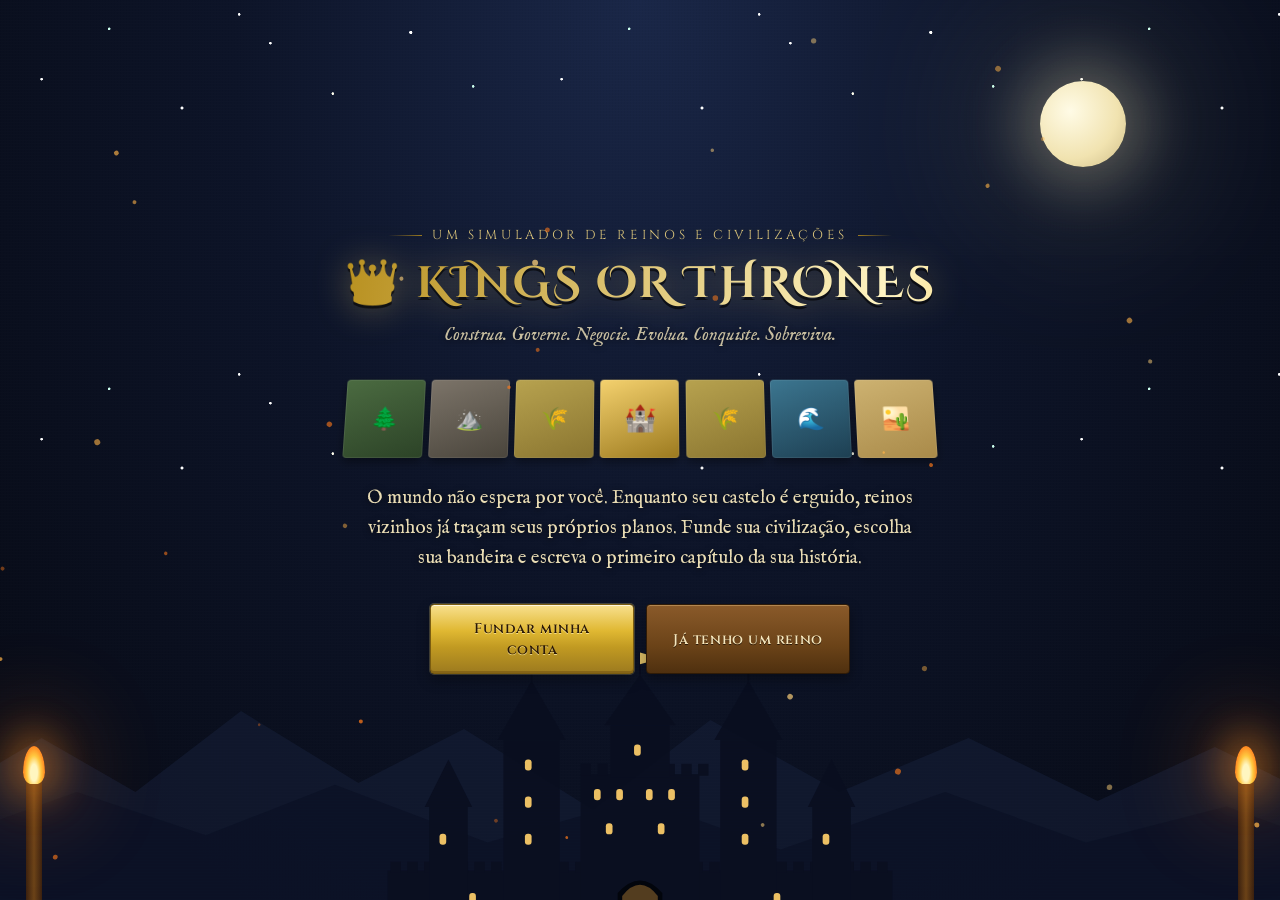
<file: frontend/index.html>
<!DOCTYPE html>
<html lang="pt-BR">
<head>
<meta charset="UTF-8" />
<meta name="viewport" content="width=device-width, initial-scale=1.0" />
<title>Kings or Thrones — Funde seu reino</title>
<link rel="icon" href="data:image/svg+xml,<svg xmlns=%22http://www.w3.org/2000/svg%22 viewBox=%220 0 100 100%22><text y=%22.9em%22 font-size=%2290%22>👑</text></svg>">
<link rel="stylesheet" href="css/style.css">
<link rel="stylesheet" href="css/landing.css">
<link rel="stylesheet" href="css/medieval.css">
</head>
<body data-scene="castle">

<div id="loading" class="loading-overlay">
  <span class="spinner"></span>
  <span>Consultando os arquivos do reino…</span>
</div>

<div class="screen hidden" id="landing">
  <div class="landing-hero">
    <div class="crest-eyebrow"><span class="rule"></span>UM SIMULADOR DE REINOS E CIVILIZAÇÕES<span class="rule flip"></span></div>
    <h1 class="brand-title">👑 KINGS OR THRONES</h1>
    <p class="brand-sub">Construa. Governe. Negocie. Evolua. Conquiste. Sobreviva.</p>

    <div class="landing-art" aria-hidden="true">
      <div class="tile forest">🌲</div>
      <div class="tile mountain">⛰️</div>
      <div class="tile plain">🌾</div>
      <div class="tile castle">🏰</div>
      <div class="tile plain2">🌾</div>
      <div class="tile ocean">🌊</div>
      <div class="tile desert">🏜️</div>
    </div>

    <p class="landing-copy">
      O mundo não espera por você. Enquanto seu castelo é erguido, reinos vizinhos
      já traçam seus próprios planos. Funde sua civilização, escolha sua bandeira
      e escreva o primeiro capítulo da sua história.
    </p>

    <div class="btn-row landing-actions">
      <a class="btn btn-primary btn-block" href="register.html">Fundar minha conta</a>
      <a class="btn btn-secondary btn-block" href="login.html">Já tenho um reino</a>
    </div>
  </div>
</div>

<script src="js/api.js"></script>
<script src="js/index.js"></script>
<script src="js/fx.js"></script>
</body>
</html>
</file>
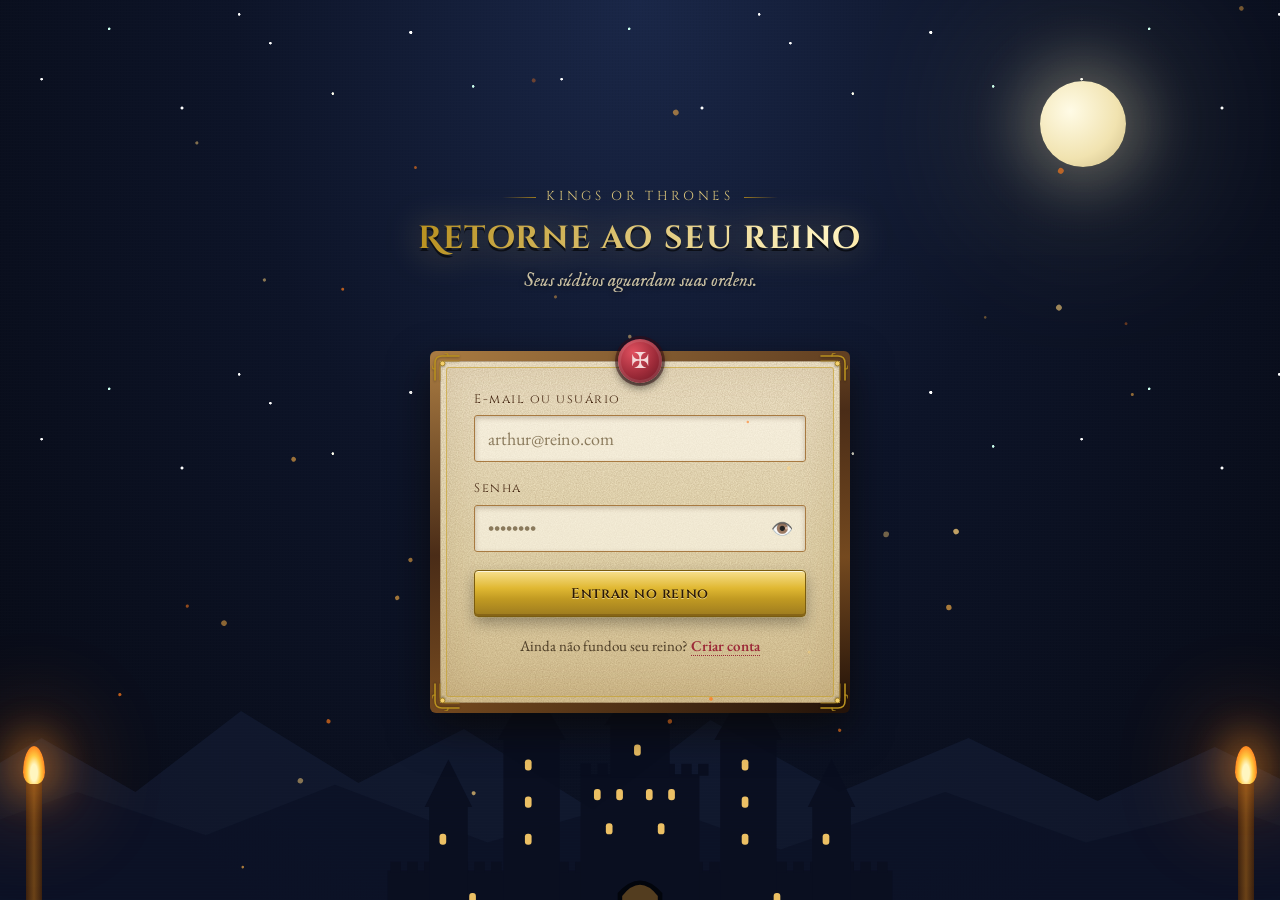
<file: frontend/create-kingdom.html>
<!DOCTYPE html>
<html lang="pt-BR">
<head>
<meta charset="UTF-8" />
<meta name="viewport" content="width=device-width, initial-scale=1.0" />
<title>Fundar Reino — Kings or Thrones</title>
<link rel="icon" href="data:image/svg+xml,<svg xmlns=%22http://www.w3.org/2000/svg%22 viewBox=%220 0 100 100%22><text y=%22.9em%22 font-size=%2290%22>👑</text></svg>">
<link rel="stylesheet" href="css/style.css">
<link rel="stylesheet" href="css/create-kingdom.css">
<link rel="stylesheet" href="css/medieval.css">
</head>
<body data-scene="castle">

<div id="loading" class="loading-overlay">
  <span class="spinner"></span>
  <span>Preparando os pergaminhos da fundação…</span>
</div>

<div class="wizard-wrap hidden" id="wizardWrap">

  <div class="wizard-header">
    <div class="crest-eyebrow"><span class="rule"></span>FUNDAÇÃO DO REINO<span class="rule flip"></span></div>
    <h1 class="brand-title wizard-title">Dê origem à sua civilização</h1>

    <ol class="steps-track" id="stepsTrack">
      <li data-step="1" class="active"><span class="dot">1</span><span class="label">Identidade</span></li>
      <li data-step="2"><span class="dot">2</span><span class="label">Bandeira</span></li>
      <li data-step="3"><span class="dot">3</span><span class="label">Governo</span></li>
      <li data-step="4"><span class="dot">4</span><span class="label">Povo</span></li>
      <li data-step="5"><span class="dot">5</span><span class="label">Território</span></li>
      <li data-step="6"><span class="dot">6</span><span class="label">Fundação</span></li>
    </ol>
  </div>

  <div id="alert" class="alert alert-error wizard-alert"></div>

  <!-- STEP 1 — IDENTIDADE -->
  <section class="parchment-panel wizard-panel" data-step-panel="1">
    <span class="panel-corner tl"></span><span class="panel-corner tr"></span>
    <span class="panel-corner bl"></span><span class="panel-corner br"></span>

    <h2>Quem você será nesta história?</h2>
    <p class="step-intro">Todo reino precisa de um nome que ecoe através dos séculos.</p>

    <div class="field">
      <label for="kingdomName">Nome do Reino</label>
      <input type="text" id="kingdomName" placeholder="Reino de Aethel" maxlength="40">
    </div>
    <div class="field">
      <label for="rulerName">Nome do Governante</label>
      <input type="text" id="rulerName" placeholder="Arthur" maxlength="30">
    </div>
    <div class="field">
      <label for="capitalName">Nome da Capital</label>
      <input type="text" id="capitalName" placeholder="Valoria" maxlength="30">
    </div>
    <div class="field">
      <label for="dynasty">Nome da Dinastia <span class="hint-inline">(opcional)</span></label>
      <input type="text" id="dynasty" placeholder="Casa Aurora" maxlength="40">
    </div>
    <div class="field">
      <label for="motto">Lema <span class="hint-inline">(opcional)</span></label>
      <input type="text" id="motto" placeholder="Luz e ferro" maxlength="60">
    </div>
    <div class="quick-start" id="quickStart">
      <h3>Quer começar em 30 segundos?</h3>
      <p class="step-intro">Escolha um reino pronto (ou sorteie um): tudo é preenchido e você só confirma a fundação. Dá para mudar o que quiser antes.</p>
      <div class="id-grid">
        <button type="button" class="id-card" data-preset="vale"><span class="id-ico">🌾</span><strong>Reino do Vale</strong><small>Terra fértil, fé simples e um povo hospitaleiro.</small></button>
        <button type="button" class="id-card" data-preset="mar"><span class="id-ico">⚓</span><strong>Reino do Mar</strong><small>Porto, comércio e uma república de mercadores.</small></button>
        <button type="button" class="id-card" data-preset="montanha"><span class="id-ico">⛰️</span><strong>Reino da Montanha</strong><small>Pedra, ferro e um clã de guerreiros.</small></button>
        <button type="button" class="id-card" data-preset="sorteio"><span class="id-ico">🎲</span><strong>Reino aleatório</strong><small>Tudo sorteado: nomes, origem, governo e território.</small></button>
      </div>
    </div>
  </section>

  <!-- STEP 2 — BANDEIRA / COR -->
  <section class="parchment-panel wizard-panel" data-step-panel="2">
    <span class="panel-corner tl"></span><span class="panel-corner tr"></span>
    <span class="panel-corner bl"></span><span class="panel-corner br"></span>

    <h2>Forje sua bandeira</h2>
    <p class="step-intro">A cor e o símbolo que tremularão sobre suas muralhas.</p>

    <div class="banner-editor">
      <div class="banner-preview-wrap">
        <div class="banner-pole"></div>
        <div class="banner-cloth" id="bannerCloth">
          <span class="banner-symbol" id="bannerSymbolPreview">👑</span>
        </div>
      </div>

      <div class="banner-controls">
        <div class="field">
          <label>Símbolo</label>
          <div class="symbol-grid" id="symbolGrid"></div>
        </div>

        <div class="field">
          <label>Padrão da bandeira</label>
          <div class="pattern-grid" id="patternGrid">
            <button type="button" class="pattern-opt active" data-pattern="solid">Sólido</button>
            <button type="button" class="pattern-opt" data-pattern="stripes">Listras</button>
            <button type="button" class="pattern-opt" data-pattern="cross">Cruz</button>
            <button type="button" class="pattern-opt" data-pattern="diagonal">Diagonal</button>
            <button type="button" class="pattern-opt" data-pattern="chevron">Chevron</button>
          </div>
        </div>
      </div>
    </div>

    <div class="field">
      <label>Divisão da bandeira <span class="hint-inline">(usa uma segunda cor)</span></label>
      <div class="pattern-grid" id="divisionGrid">
        <button type="button" class="pattern-opt active" data-division="inteira">Inteira</button>
        <button type="button" class="pattern-opt" data-division="metade">Metade</button>
        <button type="button" class="pattern-opt" data-division="faixa">Faixa</button>
        <button type="button" class="pattern-opt" data-division="diagonal">Diagonal</button>
        <button type="button" class="pattern-opt" data-division="quartelado">Quartelado</button>
      </div>
      <label for="bannerColor2" class="second-color-label">Segunda cor <input type="color" id="bannerColor2" value="#f2e3b3"></label>
    </div>

    <div class="field">
      <label>Cor principal do reino <span class="hint-inline" id="colorHexLabel">#8B0000</span></label>
      <div class="palette-named" id="paletteNamed"></div>
      <div class="palette-grid" id="paletteGrid"></div>
    </div>
  </section>

  <!-- STEP 3 — GOVERNO -->
  <section class="parchment-panel wizard-panel wizard-panel-wide" data-step-panel="3">
    <span class="panel-corner tl"></span><span class="panel-corner tr"></span>
    <span class="panel-corner bl"></span><span class="panel-corner br"></span>

    <h2>Como seu povo será governado?</h2>
    <p class="step-intro">A forma de governo molda o destino inicial da sua civilização — cada uma afeta estabilidade, economia, felicidade e crescimento de um jeito diferente.</p>

    <div id="govCategories"></div>
    <div style="margin:12px 0;text-align:center;"><button type="button" class="btn btn-secondary" id="govCompareBtn">📊 Comparar os 19 governos</button></div>
    <div id="govDetail"></div>
    <div id="govCompare" class="hidden"></div>
  </section>

  <!-- STEP 4 — TERRITÓRIO -->
  <!-- STEP 4 — POVO: origem, governante, tradição e fé -->
  <section class="parchment-panel wizard-panel wizard-panel-wide" data-step-panel="4">
    <span class="panel-corner tl"></span><span class="panel-corner tr"></span>
    <span class="panel-corner bl"></span><span class="panel-corner br"></span>

    <h2>De onde vem o seu povo?</h2>
    <p class="step-intro">Tudo aqui é opcional, mas cada escolha muda o ponto de partida: cada bônus vem com um custo, e a origem abre uma pequena história logo nos primeiros dias.</p>
    <div id="identityBody"><p>Carregando as opções…</p></div>
  </section>

  <section class="parchment-panel wizard-panel wizard-panel-wide" data-step-panel="5">
    <span class="panel-corner tl"></span><span class="panel-corner tr"></span>
    <span class="panel-corner bl"></span><span class="panel-corner br"></span>

    <h2>Escolha onde plantar sua bandeira</h2>
    <p class="step-intro">Clique em uma região livre do mapa para fundar sua capital ali. Regiões de oceano e territórios já ocupados não podem ser escolhidos.</p>

    <div class="map-legend" id="wizardMapLegend"></div>

    <div class="territory-preview" id="territoryPreview" aria-live="polite"><p class="hint-inline">Passe o mouse sobre uma região para ver o que o terreno oferece; clique para escolher.</p></div>


    <div class="map-scroll">
      <div class="territory-grid" id="territoryGrid"></div>
    </div>

    <p class="territory-selected" id="territorySelectedInfo">Nenhum território selecionado ainda.</p>
  </section>

  <!-- STEP 5 — CONFIRMAÇÃO -->
  <section class="parchment-panel wizard-panel" data-step-panel="6">
    <span class="panel-corner tl"></span><span class="panel-corner tr"></span>
    <span class="panel-corner bl"></span><span class="panel-corner br"></span>

    <h2>A fundação está prestes a começar</h2>
    <p class="step-intro">Revise sua civilização antes de escrever a primeira página de sua história.</p>

    <div class="summary-grid" id="summaryGrid"></div>

    <div class="summary-grants">
      <h3>Você receberá ao fundar:</h3>
      <div class="grants-row">
        <span>💰 5.000 Ouro</span>
        <span>🌾 3.000 Comida</span>
        <span>🌳 2.000 Madeira</span>
        <span>🧱 1.500 Pedra</span>
        <span>⛏️ 500 Ferro</span>
        <span>💎 50 Cristais</span>
        <span>👥 1.000 habitantes</span>
      </div>
    </div>
  </section>

  <div class="wizard-nav">
    <button type="button" class="btn btn-ghost" id="backBtn">← Voltar</button>
    <button type="button" class="btn btn-primary" id="nextBtn">Avançar →</button>
    <button type="button" class="btn btn-primary hidden" id="foundBtn">
      <span id="foundLabel">👑 Fundar meu Reino</span>
    </button>
  </div>
</div>

<script src="js/api.js"></script>
<script src="js/mapview.js"></script>
<script src="js/create-kingdom.js"></script>
<script src="js/fx.js"></script>
</body>
</html>
</file>
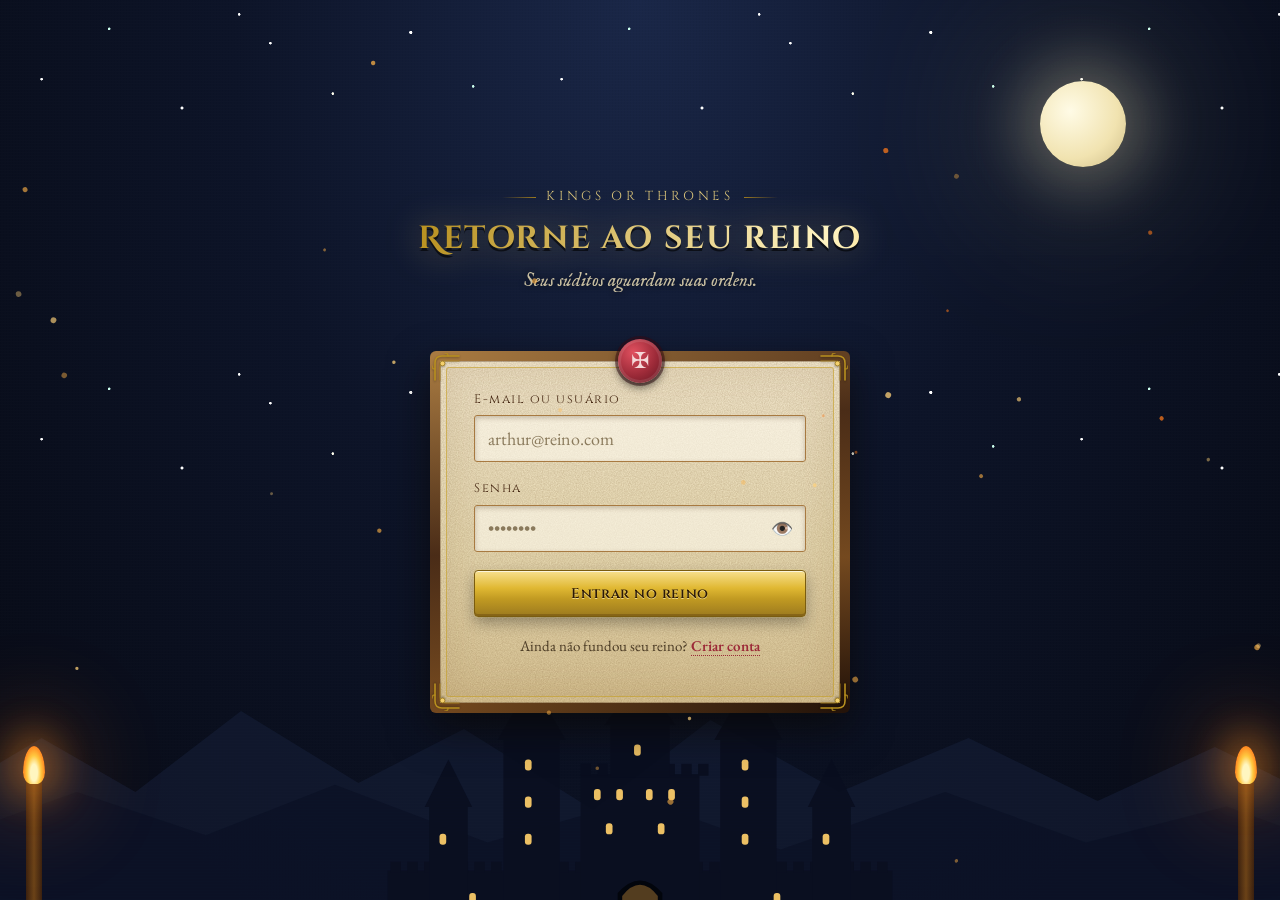
<file: frontend/kingdom.html>
<!DOCTYPE html>
<html lang="pt-BR">
<head>
<meta charset="UTF-8" />
<meta name="viewport" content="width=device-width, initial-scale=1.0" />
<title>Meu Reino — Kings or Thrones</title>
<link rel="icon" href="data:image/svg+xml,<svg xmlns=%22http://www.w3.org/2000/svg%22 viewBox=%220 0 100 100%22><text y=%22.9em%22 font-size=%2290%22>👑</text></svg>">
<link rel="stylesheet" href="css/style.css">
<link rel="stylesheet" href="css/kingdom.css">
  <link rel="stylesheet" href="css/ux.css" />
  <link rel="stylesheet" href="css/medieval.css" />
  <link rel="stylesheet" href="css/minigames.css" />
  <link rel="stylesheet" href="css/vivo.css" />
  <link rel="stylesheet" href="css/responsive.css" />
  <link rel="stylesheet" href="css/cenarios.css" />
  <link rel="stylesheet" href="css/pilares.css" />
  <link rel="stylesheet" href="css/cidade-janela.css" />
</head>
<body class="dashboard-body">

<div id="loading" class="loading-overlay">
  <span class="spinner"></span>
  <span>Consultando os arquivos do reino…</span>
</div>

<div class="dash hidden" id="dash">

  <!-- TOPO: recursos -->
  <header class="dash-topbar">
    <div class="dash-brand">👑 <span>Kings or Thrones</span></div>
    <div class="resource-strip-wrap">
      <button class="res-scroll-btn" id="resScrollLeft" type="button" title="Rolar para a esquerda">‹</button>
      <div class="resource-strip" id="resourceStrip"></div>
      <button class="res-scroll-btn" id="resScrollRight" type="button" title="Rolar para a direita">›</button>
    </div>
    <div class="builders-chip" id="buildersChip" title="Construtores disponíveis / capacidade total">🔨 0/0</div><button type="button" class="info-btn" data-info="builders" title="O que é isso?">ⓘ</button>

    <div class="time-control">
      <div class="time-display" id="timeDisplay">
        <span id="timeSeasonIcon">🌱</span>
        <span id="timeText">Dia 1 · Primavera · Ano 1</span>
      </div>
      <div class="day-stepper">
        <button class="day-step-btn" id="dayMinusBtn" type="button">−</button>
        <input type="number" id="daysInput" value="1" min="1" max="30" inputmode="numeric">
        <button class="day-step-btn" id="dayPlusBtn" type="button">+</button>
      </div>
      <button class="btn btn-primary btn-sm" id="advanceBtn">Avançar</button>
      <button class="btn btn-secondary btn-sm" id="advance7Btn">+7 Dias</button>
      <button class="btn btn-secondary btn-sm" id="advance30Btn">+30 Dias</button>
      <button class="btn btn-secondary btn-sm" id="advanceUntilBtn" title="Avança dia a dia e PARA quando algo acontecer: nova decisão, alerta, obra ou pesquisa concluída (até 30 dias)">⏭️ Até algo</button>
    </div>

    <div class="notif-wrap">
      <button class="notif-bell" id="notifBell">🔔<span class="notif-badge hidden" id="notifBadge">0</span></button>
      <div class="notif-dropdown hidden" id="notifDropdown">
        <div class="notif-dropdown-head">
          <strong>Notificações</strong>
          <button class="btn-link" id="markReadBtn">marcar todas como lidas</button>
        </div>
        <div id="notifList" class="notif-list"></div>
      </div>
    </div>

    <button class="btn btn-ghost dash-logout" id="logoutBtn">Sair</button>
  </header>

  <div id="tickToast" class="tick-toast hidden"></div>

  <div class="dash-body">
    <!-- LATERAL: navegacao -->
    <nav class="dash-nav">
      <button class="nav-item" data-panel="hoje"><span>📋</span>Hoje <span class="nav-count hidden" id="navHojeCount">0</span></button>
      <button class="nav-item active" data-panel="painel"><span>🏰</span>Meu Reino</button>
      <button class="nav-item" data-panel="campanha"><span>🏆</span>Campanha</button>
      <button class="nav-item" data-panel="governo"><span>🏛️</span>Governo</button>
      <button class="nav-item" data-panel="mundo"><span>🌐</span>Mundo</button>
      <button class="nav-item" data-panel="festas"><span>🎪</span>Festas</button>
      <button class="nav-item" data-panel="construcoes"><span>🏗️</span>Construções</button>
      <button class="nav-item" data-panel="populacao"><span>👥</span>População</button>
      <button class="nav-item" data-panel="exercito"><span>⚔️</span>Exército</button>
      <button class="nav-item" data-panel="cidades"><span>🏘️</span>Cidades</button>
      <button class="nav-item" data-panel="politica"><span>🏛️</span>Política</button>
      <button class="nav-item" data-panel="tecnologia"><span>🔬</span>Tecnologia</button>
      <button class="nav-item" data-panel="exploracao"><span>🧭</span>Exploração</button>
      <button class="nav-item" data-panel="comerciointl"><span>🌍</span>Comércio Internacional</button>
      <button class="nav-item" data-panel="diplomacia"><span>🕊️</span>Diplomacia</button>
      <button class="nav-item" data-panel="guerra"><span>⚔️</span>Guerra</button>
      <button class="nav-item" data-panel="cultura"><span>🎭</span>Religião e Cultura</button>
      <button class="nav-item" data-panel="seguranca"><span>👮</span>Segurança e Justiça</button>
      <button class="nav-item" data-panel="magia"><span>🔮</span>Magia e Arcano</button>
      <button class="nav-item" data-panel="dinastia"><span>👑</span>Dinastia e Famílias</button>
      <button class="nav-item" data-panel="religiao"><span>⛪</span>Fé e Religiões</button>
      <button class="nav-item" data-panel="infra"><span>🛣️</span>Infraestrutura</button>
      <button class="nav-item" data-panel="economia"><span>💰</span>Economia</button>
      <button class="nav-item" data-panel="mapa"><span>🌍</span>Mapa</button>
      <button class="nav-item" data-panel="eventos"><span>📯</span>Eventos<span class="nav-badge hidden" id="eventsBadge">0</span></button>
      <button class="nav-item" data-panel="objetivos"><span>🎯</span>Objetivos</button>
      <button class="nav-item" data-panel="personagens"><span>👥</span>Personagens</button>
      <button class="nav-item" data-panel="historico"><span>📜</span>História</button>
      <button class="nav-item" data-panel="config"><span>⚙️</span>Configurações</button>
    </nav>

    <main class="dash-main">

      <!-- PAINEL PRINCIPAL -->
      <section class="dash-panel active" data-panel="painel">
        <div class="kingdom-header-card parchment-panel">
          <span class="panel-corner tl"></span><span class="panel-corner tr"></span>
          <span class="panel-corner bl"></span><span class="panel-corner br"></span>
          <div class="kh-banner">
            <div class="kh-cloth" id="khCloth"><span id="khSymbol">👑</span></div>
          </div>
          <div class="kh-info">
            <h1 id="khName">—</h1>
            <p class="kh-sub" id="khSub">—</p>
            <div class="kh-tags" id="khTags"></div>
            <div class="kh-traits" id="khTraits"></div>
          </div>
        </div>

        <div class="overview-grid">
          <div class="parchment-panel overview-card">
            <span class="panel-corner tl"></span><span class="panel-corner tr"></span>
            <span class="panel-corner bl"></span><span class="panel-corner br"></span>
            <h3>📊 Visão Geral</h3>
            <dl class="kv-list" id="overviewList"></dl>
          </div>

          <div class="parchment-panel overview-card">
            <span class="panel-corner tl"></span><span class="panel-corner tr"></span>
            <span class="panel-corner bl"></span><span class="panel-corner br"></span>
            <h3>💗 Bem-estar do Reino</h3>
            <div id="wellbeingMini"></div>
          </div>
        </div>

        <div class="parchment-panel">
          <span class="panel-corner tl"></span><span class="panel-corner tr"></span>
          <span class="panel-corner bl"></span><span class="panel-corner br"></span>
          <h3>🏘️ Sua Capital</h3>
          <div class="capital-grid" id="capitalGrid"></div>
          <p class="hint" id="capitalCaption">Construa para ver sua capital crescer.</p>
        </div>

        <div class="parchment-panel">
          <span class="panel-corner tl"></span><span class="panel-corner tr"></span>
          <span class="panel-corner bl"></span><span class="panel-corner br"></span>
          <h3>🗺️ Seu Território</h3>
          <div class="mini-map-wrap">
            <div class="territory-grid mini" id="miniMapGrid"></div>
          </div>
          <p class="hint" id="miniMapCaption"></p>
        </div>
      </section>

      <!-- CONSTRUCOES -->
      <section class="dash-panel" data-panel="construcoes">
        <div class="parchment-panel">
          <span class="panel-corner tl"></span><span class="panel-corner tr"></span>
          <span class="panel-corner bl"></span><span class="panel-corner br"></span>
          <h3>🏗️ Construções em Andamento <span class="obj-count" id="queueCount"></span> <button type="button" class="info-btn" data-info="queue">ⓘ</button></h3>
          <div id="queueList" class="queue-list"><p class="hint">Nenhuma construção em andamento.</p></div>
        </div>

        <div class="parchment-panel">
          <span class="panel-corner tl"></span><span class="panel-corner tr"></span>
          <span class="panel-corner bl"></span><span class="panel-corner br"></span>
          <h3>🏛️ Suas Construções</h3>
          <input type="text" class="search-input" id="myBuildingsSearch" placeholder="🔎 Pesquisar construção...">
          <div class="category-filter" id="myBuildingsFilter"></div>
          <div class="tech-controls" id="bulkUpgradeBar" style="margin-bottom:10px;">
            <button class="category-chip" data-bulksel="all">☐ Selecionar Todas</button>
            <button class="category-chip" data-bulksel="none">Desmarcar Todas</button>
            <button class="category-chip" data-bulksel="available">Disponíveis p/ Evoluir</button>
            <button class="category-chip" data-bulksel="affordable">Com Recursos Suficientes</button>
            <button class="category-chip" data-bulksel="category">Desta Categoria</button>
            <button class="btn btn-primary" id="bulkUpgradeBtn" style="margin-left:auto;">⬆️ Evoluir Selecionadas (<span id="bulkUpgradeCount">0</span>)</button>
          </div>
          <div id="bulkUpgradeQuote" class="hint" style="margin-bottom:8px;"></div>
          <div id="myBuildingsList" class="buildings-grid"></div>
        </div>

        <div class="parchment-panel">
          <span class="panel-corner tl"></span><span class="panel-corner tr"></span>
          <span class="panel-corner bl"></span><span class="panel-corner br"></span>
          <h3>📖 Catálogo de Construções</h3>
          <input type="text" class="search-input" id="catalogSearch" placeholder="🔎 Pesquisar construção...">
          <div class="category-filter" id="catalogFilter"></div>
          <div id="catalogList" class="buildings-grid"></div>
        </div>
      </section>

      <!-- EXÉRCITO -->
      <section class="dash-panel" data-panel="exercito">
        <div class="parchment-panel">
          <span class="panel-corner tl"></span><span class="panel-corner tr"></span>
          <span class="panel-corner bl"></span><span class="panel-corner br"></span>
          <h3>⚔️ Seu Exército</h3>
          <div id="armySummary" class="economy-summary"></div>
          <div id="armyRoster" class="jobs-list" style="margin-top:14px;"></div>
        </div>
        <div class="parchment-panel">
          <span class="panel-corner tl"></span><span class="panel-corner tr"></span>
          <span class="panel-corner bl"></span><span class="panel-corner br"></span>
          <h3>🎖️ Recrutar Unidades</h3>
          <div class="category-filter" id="militaryFilter"></div>
          <div id="militaryCatalog" class="buildings-grid"></div>
        </div>
      </section>

      <!-- CIDADES -->
      <section class="dash-panel" data-panel="cidades">
        <div class="parchment-panel">
          <span class="panel-corner tl"></span><span class="panel-corner tr"></span>
          <span class="panel-corner bl"></span><span class="panel-corner br"></span>
          <div style="display:flex; justify-content:space-between; align-items:center; flex-wrap:wrap; gap:10px;">
            <h3 style="margin-bottom:0;">🏘️ Seus Assentamentos <button type="button" class="info-btn" data-info="city_pop">ⓘ</button></h3>
            <button class="btn btn-primary btn-sm" id="foundSettlementBtn">+ Fundar Novo Assentamento</button>
          </div>
          <div id="settlementsList" class="characters-grid" style="margin-top:14px;"></div>
        </div>
      </section>

      <!-- MODAL: GERENCIAR CIDADE -->
      <div class="modal-overlay hidden" id="manageSettlementOverlay">
        <div class="modal-panel parchment-panel" style="max-width:720px;">
          <span class="panel-corner tl"></span><span class="panel-corner tr"></span>
          <span class="panel-corner bl"></span><span class="panel-corner br"></span>
          <button class="modal-close" id="manageSettlementClose">✕</button>
          <div id="manageSettlementBody"><p class="hint">Carregando cidade...</p></div>
        </div>
      </div>

      <!-- MODAL: FUNDAR ASSENTAMENTO -->
      <div class="modal-overlay hidden" id="settlementModalOverlay">
        <div class="modal-panel parchment-panel" style="max-width:480px;">
          <span class="panel-corner tl"></span><span class="panel-corner tr"></span>
          <span class="panel-corner bl"></span><span class="panel-corner br"></span>
          <button class="modal-close" id="settlementModalClose">✕</button>
          <h3>🏘️ Fundar Novo Assentamento</h3>
          <div id="settlementModalAlert" class="alert alert-error"></div>
          <div class="field">
            <label for="settlementName">Nome do Assentamento</label>
            <input type="text" id="settlementName" placeholder="Vila Nova" maxlength="30">
          </div>
          <div class="field">
            <label for="settlementTerritory">Local (seu, ou um vizinho livre que será reivindicado)</label>
            <select id="settlementTerritory"></select>
          </div>
          <div class="field">
            <label for="settlementType">Tipo de Assentamento</label>
            <select id="settlementType"></select>
          </div>
          <div id="settlementPreview" class="cd-preview" aria-live="polite"></div>
          <div id="settlementCostPreview" class="hint" style="margin-bottom:14px;"></div>
          <button class="btn btn-primary btn-block" id="settlementConfirmBtn">Fundar Assentamento</button>
        </div>
      </div>

      <!-- INFRAESTRUTURA -->
      <section class="dash-panel" data-panel="hoje">
        <div class="parchment-panel">
          <span class="panel-corner tl"></span><span class="panel-corner tr"></span><span class="panel-corner bl"></span><span class="panel-corner br"></span>
          <h3>📋 Hoje: o que exige a sua atenção</h3>
          <div id="hojeBody"><p class="hint">Reunindo as decisões do dia…</p></div>
        </div>
      </section>

      <section class="dash-panel" data-panel="festas">
        <div class="parchment-panel">
          <span class="panel-corner tl"></span><span class="panel-corner tr"></span><span class="panel-corner bl"></span><span class="panel-corner br"></span>
          <h3>🎪 Festas e Minijogos: tradições do reino</h3>
          <div id="festasBody"><p class="hint">Abrindo o calendário…</p></div>
        </div>
      </section>

      <section class="dash-panel" data-panel="mundo">
        <div class="parchment-panel">
          <span class="panel-corner tl"></span><span class="panel-corner tr"></span><span class="panel-corner bl"></span><span class="panel-corner br"></span>
          <h3>🌐 Mundo: cadeias, mercado, reinos e a sua capital</h3>
          <div id="mundoBody"><p class="hint">Consultando o mundo…</p></div>
        </div>
      </section>

      <section class="dash-panel" data-panel="governo">
        <div class="parchment-panel">
          <span class="panel-corner tl"></span><span class="panel-corner tr"></span>
          <span class="panel-corner bl"></span><span class="panel-corner br"></span>
          <h3>🏛️ Governo: Poder, Instituições e Decretos <button type="button" class="info-btn" data-info="gov_main">ⓘ</button></h3>
          <div id="govBody"><p class="hint">Consultando as instituições do reino…</p></div>
        </div>
      </section>

      <section class="dash-panel" data-panel="campanha">
        <div class="parchment-panel">
          <span class="panel-corner tl"></span><span class="panel-corner tr"></span>
          <span class="panel-corner bl"></span><span class="panel-corner br"></span>
          <h3>🏆 Campanha: Eras, Crises e Destino <button type="button" class="info-btn" data-info="campanha_main">ⓘ</button></h3>
          <div id="campBody"><p class="hint">Consultando os cronistas do reino…</p></div>
        </div>
      </section>

      <section class="dash-panel" data-panel="infra">
        <div class="parchment-panel">
          <span class="panel-corner tl"></span><span class="panel-corner tr"></span>
          <span class="panel-corner bl"></span><span class="panel-corner br"></span>
          <h3>🛣️ Infraestrutura e Transporte <button type="button" class="info-btn" data-info="infra_main">ⓘ</button></h3>
          <div class="category-filter" id="ifTabs"></div>
          <div id="ifBody"><p class="hint">Consultando os engenheiros…</p></div>
        </div>
      </section>

      <!-- FE E RELIGIOES -->
      <section class="dash-panel" data-panel="religiao">
        <div class="parchment-panel">
          <span class="panel-corner tl"></span><span class="panel-corner tr"></span>
          <span class="panel-corner bl"></span><span class="panel-corner br"></span>
          <h3>⛪ Fé e Religiões <button type="button" class="info-btn" data-info="religion_main">ⓘ</button></h3>
          <div class="category-filter" id="rlTabs"></div>
          <div id="rlBody"><p class="hint">Consultando os templos…</p></div>
        </div>
      </section>

      <!-- DINASTIA -->
      <section class="dash-panel" data-panel="dinastia">
        <div class="parchment-panel">
          <span class="panel-corner tl"></span><span class="panel-corner tr"></span>
          <span class="panel-corner bl"></span><span class="panel-corner br"></span>
          <h3>👑 Dinastia e Famílias <button type="button" class="info-btn" data-info="dynasty">ⓘ</button></h3>
          <div class="category-filter" id="dyTabs"></div>
          <div id="dyBody"><p class="hint">Consultando os arquivos da corte…</p></div>
        </div>
      </section>

      <!-- MAGIA -->
      <section class="dash-panel" data-panel="magia">
        <div class="parchment-panel">
          <span class="panel-corner tl"></span><span class="panel-corner tr"></span>
          <span class="panel-corner bl"></span><span class="panel-corner br"></span>
          <h3>🔮 Magia e Arcano <button type="button" class="info-btn" data-info="magic">ⓘ</button></h3>
          <div class="category-filter" id="mgTabs"></div>
          <div id="mgBody"><p class="hint">Consultando os arcanos…</p></div>
        </div>
      </section>

      <!-- SEGURANCA E JUSTICA -->
      <section class="dash-panel" data-panel="seguranca">
        <div class="parchment-panel">
          <span class="panel-corner tl"></span><span class="panel-corner tr"></span>
          <span class="panel-corner bl"></span><span class="panel-corner br"></span>
          <h3>👮 Segurança e Justiça <button type="button" class="info-btn" data-info="security">ⓘ</button></h3>
          <div class="category-filter" id="scTabs"></div>
          <div id="scBody"><p class="hint">Consultando a guarda…</p></div>
        </div>
      </section>

      <!-- RELIGIAO E CULTURA -->
      <section class="dash-panel" data-panel="cultura">
        <div class="parchment-panel">
          <span class="panel-corner tl"></span><span class="panel-corner tr"></span>
          <span class="panel-corner bl"></span><span class="panel-corner br"></span>
          <h3>🎭 Religião e Cultura <button type="button" class="info-btn" data-info="culture">ⓘ</button></h3>
          <div class="category-filter" id="cuTabs"></div>
          <div id="cuBody"><p class="hint">Consultando sacerdotes e artistas…</p></div>
        </div>
      </section>

      <!-- GUERRA -->
      <section class="dash-panel" data-panel="guerra">
        <div class="parchment-panel">
          <span class="panel-corner tl"></span><span class="panel-corner tr"></span>
          <span class="panel-corner bl"></span><span class="panel-corner br"></span>
          <h3>⚔️ Guerra e Exércitos <button type="button" class="info-btn" data-info="war">ⓘ</button></h3>
          <div class="category-filter" id="wrTabs"></div>
          <div id="wrBody"><p class="hint">Reunindo os comandantes…</p></div>
        </div>
      </section>

      <!-- DIPLOMACIA -->
      <section class="dash-panel" data-panel="diplomacia">
        <div class="parchment-panel">
          <span class="panel-corner tl"></span><span class="panel-corner tr"></span>
          <span class="panel-corner bl"></span><span class="panel-corner br"></span>
          <h3>🕊️ Diplomacia e Relações Internacionais <button type="button" class="info-btn" data-info="diplomacy">ⓘ</button></h3>
          <div class="category-filter" id="dpTabs"></div>
          <div id="dpBody"><p class="hint">Consultando os embaixadores…</p></div>
        </div>
      </section>

      <!-- COMERCIO INTERNACIONAL -->
      <section class="dash-panel" data-panel="comerciointl">
        <div class="parchment-panel">
          <span class="panel-corner tl"></span><span class="panel-corner tr"></span>
          <span class="panel-corner bl"></span><span class="panel-corner br"></span>
          <h3>🌍 Comércio Internacional <button type="button" class="info-btn" data-info="trade_intl">ⓘ</button></h3>
          <div class="category-filter" id="tiTabs"></div>
          <div id="tiBody"><p class="hint">Consultando os mercadores…</p></div>
        </div>
      </section>

      <!-- EXPLORACAO -->
      <section class="dash-panel" data-panel="exploracao">
        <div class="parchment-panel">
          <span class="panel-corner tl"></span><span class="panel-corner tr"></span>
          <span class="panel-corner bl"></span><span class="panel-corner br"></span>
          <h3>🧭 Exploração e Descobertas <button type="button" class="info-btn" data-info="exploration">ⓘ</button></h3>
          <div class="category-filter" id="expTabs"></div>
          <div id="expBody"><p class="hint">Consultando os exploradores…</p></div>
        </div>
      </section>

      <!-- MODAL: NOVA EXPEDICAO -->
      <div class="modal-overlay hidden" id="expedModalOverlay">
        <div class="modal-panel parchment-panel" style="max-width:600px;">
          <span class="panel-corner tl"></span><span class="panel-corner tr"></span>
          <span class="panel-corner bl"></span><span class="panel-corner br"></span>
          <button class="modal-close" id="expedModalClose">✕</button>
          <div id="expedModalBody"></div>
        </div>
      </div>

      <!-- TECNOLOGIA -->
      <section class="dash-panel" data-panel="tecnologia">
        <div class="parchment-panel">
          <span class="panel-corner tl"></span><span class="panel-corner tr"></span>
          <span class="panel-corner bl"></span><span class="panel-corner br"></span>
          <h3>🔬 Tecnologia e Conhecimento <button type="button" class="info-btn" data-info="technology">ⓘ</button></h3>
          <div class="category-filter" id="techTabs"></div>
          <div id="techBody"><p class="hint">Consultando a academia…</p></div>
        </div>
      </section>

      <!-- POLITICA -->
      <section class="dash-panel" data-panel="politica">
        <div class="parchment-panel">
          <span class="panel-corner tl"></span><span class="panel-corner tr"></span>
          <span class="panel-corner bl"></span><span class="panel-corner br"></span>
          <h3>🏛️ Política do Reino <button type="button" class="info-btn" data-info="politics">ⓘ</button></h3>
          <div class="category-filter" id="polTabs"></div>
          <div id="politicsBody"><p class="hint">Consultando o conselho…</p></div>
        </div>
      </section>

      <!-- ECONOMIA -->
      <section class="dash-panel" data-panel="economia">
        <div class="parchment-panel">
          <span class="panel-corner tl"></span><span class="panel-corner tr"></span>
          <span class="panel-corner bl"></span><span class="panel-corner br"></span>
          <h3>💰 Tesouro Real</h3>
          <div class="economy-summary" id="economySummary"></div>
        </div>

        <div class="parchment-panel">
          <span class="panel-corner tl"></span><span class="panel-corner tr"></span>
          <span class="panel-corner bl"></span><span class="panel-corner br"></span>
          <h3>📦 Armazenamento <button type="button" class="info-btn" data-info="storage">ⓘ</button></h3>
          <div id="storagePanel" class="bc-stats"></div>
        </div>

        <div class="parchment-panel">
          <span class="panel-corner tl"></span><span class="panel-corner tr"></span>
          <span class="panel-corner bl"></span><span class="panel-corner br"></span>
          <h3>🏛️ Impostos <button type="button" class="info-btn" data-info="taxes">ⓘ</button></h3>
          <p class="step-intro" style="margin-bottom:14px;">Impostos podem ir de 0% a 100% — quanto mais altos, maior a receita, mas maior o descontentamento.</p>
          <div class="tax-control">
            <input type="range" id="taxSlider" min="0" max="100" step="1" value="10">
            <span class="tax-value" id="taxValue">10%</span>
          </div>
          <button class="btn btn-primary" id="saveTaxBtn" style="margin-top:14px;">Definir imposto</button>
          <div id="taxAlert" class="alert alert-success" style="margin-top:14px;"></div>
        </div>

        <div class="parchment-panel">
          <span class="panel-corner tl"></span><span class="panel-corner tr"></span>
          <span class="panel-corner bl"></span><span class="panel-corner br"></span>
          <h3>🏪 Mercado <button type="button" class="info-btn" data-info="market">ⓘ</button></h3>
          <p class="step-intro" style="margin-bottom:14px;">Preços variam conforme seu estoque — recursos escassos custam mais, excedentes valem menos.</p>
          <div id="marketList" class="market-grid"></div>
        </div>

        <div class="parchment-panel">
          <span class="panel-corner tl"></span><span class="panel-corner tr"></span>
          <span class="panel-corner bl"></span><span class="panel-corner br"></span>
          <h3>📈 Histórico Financeiro</h3>
          <div id="economyLog" class="economy-log"></div>
        </div>
      </section>

      <!-- MODAL: INFORMACOES (ⓘ) -->
      <div class="modal-overlay hidden" id="infoModalOverlay" style="z-index:120;">
        <div class="modal-panel parchment-panel" style="max-width:480px;">
          <span class="panel-corner tl"></span><span class="panel-corner tr"></span>
          <span class="panel-corner bl"></span><span class="panel-corner br"></span>
          <button class="modal-close" id="infoModalClose">✕</button>
          <div id="infoModalBody"></div>
        </div>
      </div>

      <!-- MODAL: DETALHE DE RECURSO -->
      <div class="modal-overlay hidden" id="resourceModalOverlay">
        <div class="modal-panel parchment-panel" style="max-width:520px;">
          <span class="panel-corner tl"></span><span class="panel-corner tr"></span>
          <span class="panel-corner bl"></span><span class="panel-corner br"></span>
          <button class="modal-close" id="resourceModalClose">✕</button>
          <div id="resourceModalBody"><p class="hint">Carregando...</p></div>
        </div>
      </div>

      <!-- EVENTOS -->
      <section class="dash-panel" data-panel="eventos">
        <div class="parchment-panel">
          <span class="panel-corner tl"></span><span class="panel-corner tr"></span>
          <span class="panel-corner bl"></span><span class="panel-corner br"></span>
          <h3>📯 Decisões Pendentes</h3>
          <p class="hint" id="eventsCodex" title="Situações únicas do catálogo que o seu reino já viveu"></p>
          <div id="pendingEvents"><p class="hint">Nenhum evento pendente no momento.</p></div>
        </div>
        <div class="parchment-panel">
          <span class="panel-corner tl"></span><span class="panel-corner tr"></span>
          <span class="panel-corner bl"></span><span class="panel-corner br"></span>
          <h3>📜 Eventos Recentes</h3>
          <div id="resolvedEvents"></div>
        </div>
      </section>

      <!-- OBJETIVOS -->
      <section class="dash-panel" data-panel="objetivos">
        <div class="parchment-panel">
          <span class="panel-corner tl"></span><span class="panel-corner tr"></span>
          <span class="panel-corner bl"></span><span class="panel-corner br"></span>
          <div style="display:flex; justify-content:space-between; align-items:center; flex-wrap:wrap; gap:10px;">
            <h3 style="margin-bottom:0;">🎯 Objetivos do Reino <span class="obj-count" id="objCount"></span> <button type="button" class="info-btn" data-info="objectives">ⓘ</button></h3>
            <button class="btn btn-primary btn-sm" id="claimAllObjectivesBtn">💰 Receber Todas as Recompensas</button>
          </div>
          <p class="step-intro" style="margin-bottom:12px;">Centenas de objetivos aguardam — escolha uma categoria para ver o progresso.</p>
          <div class="category-filter" id="objectivesFilter"></div>
          <p class="hint" id="objectivesSummary" style="margin-bottom:10px;"></p>
          <div id="objectivesList" class="objectives-grid"></div>
        </div>
      </section>

      <!-- PERSONAGENS -->
      <section class="dash-panel" data-panel="personagens">
        <div class="parchment-panel">
          <span class="panel-corner tl"></span><span class="panel-corner tr"></span>
          <span class="panel-corner bl"></span><span class="panel-corner br"></span>
          <h3>👥 Personagens do Reino <span class="obj-count" id="charCount"></span></h3>
          <p class="step-intro" style="margin-bottom:10px;">Todos os personagens nomeados do seu reino — conforme a população cresce, novos moradores se juntam; se cai, alguns partem ou falecem.</p>
          <input type="text" class="search-input" id="charSearch" placeholder="🔎 Pesquisar por nome ou profissão...">
          <div class="tech-controls" style="margin-top:6px;"><label class="hint">Ordenar</label><select id="charSort"><option value="status">Padrão</option><option value="name">Nome</option><option value="loyalty">Lealdade</option><option value="reputation">Reputação</option><option value="mood">Humor</option><option value="age">Idade</option></select>
            <select id="charKindFilter"><option value="">Todas as funções</option></select></div>
          <div class="category-filter" id="charStatusFilter">
            <button class="category-chip active" data-charstatus="ativo">Ativos</button>
            <button class="category-chip" data-charstatus="all">Todos</button>
            <button class="category-chip" data-charstatus="falecido">Falecidos</button>
            <button class="category-chip" data-charstatus="emigrou">Emigrados</button>
          </div>
          <div id="charactersList" class="characters-grid"></div>
        </div>
      </section>

      <!-- MODAL DE FICHA DO PERSONAGEM -->
      <div class="modal-overlay hidden" id="endOverlay">
        <div class="modal-panel parchment-panel" id="endPanel">
          <span class="panel-corner tl"></span><span class="panel-corner tr"></span>
          <span class="panel-corner bl"></span><span class="panel-corner br"></span>
          <div id="endBody"></div>
        </div>
      </div>

      <div class="modal-overlay hidden" id="characterModalOverlay">
        <div class="modal-panel parchment-panel" id="characterModalPanel">
          <span class="panel-corner tl"></span><span class="panel-corner tr"></span>
          <span class="panel-corner bl"></span><span class="panel-corner br"></span>
          <button class="modal-close" id="characterModalClose">✕</button>
          <div id="characterModalBody"><p class="hint">Carregando ficha…</p></div>
        </div>
      </div>


      <!-- MAPA COMPLETO -->
      <section class="dash-panel" data-panel="mapa">
        <div class="parchment-panel" id="mapPanelContainer">
          <span class="panel-corner tl"></span><span class="panel-corner tr"></span>
          <span class="panel-corner bl"></span><span class="panel-corner br"></span>
          <div style="display:flex; justify-content:space-between; align-items:center; flex-wrap:wrap; gap:10px;">
            <h3 style="margin-bottom:0;">🌍 Mapa do Mundo</h3>
            <div style="display:flex; gap:8px; align-items:center; flex-wrap:wrap;">
              <label class="hint" for="mapLayerSelect">Camada:</label>
              <select id="mapLayerSelect">
                <option value="normal">🗺️ Normal</option>
                <option value="diplomacia">🕊️ Diplomacia (aliados, inimigos, embaixadas)</option>
                <option value="sancoes">🚫 Sanções e Fronteiras</option>
                <option value="magia">🔮 Locais Mágicos</option>
                <option value="religiao">⛪ Religiões e Locais Sagrados</option>
                <option value="infra">🛣️ Infraestrutura (estradas, portos, rotas)</option>
                <option value="rotas">🛒 Rotas de comércio e 🕸️ conspirações</option>
              </select>
              <button class="btn btn-secondary btn-sm" id="mapFullscreenBtn">⛶ Tela Cheia</button>
            </div>
          </div>
          <div class="map-legend" id="mapLayerLegend" style="display:none;"></div>
          <div class="map-legend">
            <span><i class="sw sw-floresta"></i> Floresta</span>
            <span><i class="sw sw-montanha"></i> Montanha</span>
            <span><i class="sw sw-planicie"></i> Planície</span>
            <span><i class="sw sw-deserto"></i> Deserto</span>
            <span><i class="sw sw-oceano"></i> Oceano</span>
            <span><i class="sw sw-mine"></i> Seu território</span>
            <span><i class="sw sw-ai"></i> Outros reinos</span>
          </div>
          <div class="map-scroll">
            <div class="territory-grid" id="fullMapGrid"></div>
          </div>
          <div class="territory-info-box" id="territoryInfoBox">Clique em uma região do mapa para ver informações.</div>
        </div>
      </section>

      <!-- POPULACAO -->
      <section class="dash-panel" data-panel="populacao">
        <div class="parchment-panel">
          <span class="panel-corner tl"></span><span class="panel-corner tr"></span>
          <span class="panel-corner bl"></span><span class="panel-corner br"></span>
          <h3>👥 Visão Geral da População</h3>
          <div id="popSummary" class="pop-summary-grid"></div>
          <div id="housingDetail" class="pop-housing-detail"></div>
        </div>

        <div class="parchment-panel">
          <span class="panel-corner tl"></span><span class="panel-corner tr"></span>
          <span class="panel-corner bl"></span><span class="panel-corner br"></span>
          <h3>🏛️ Classes Econômicas</h3>
          <p class="step-intro" style="margin-bottom:14px;">Uma estimativa de como sua população se distribui entre classes sociais, com base em desemprego, impostos e felicidade.</p>
          <div id="economicClasses" class="economic-classes"></div>
        </div>

        <div class="parchment-panel">
          <span class="panel-corner tl"></span><span class="panel-corner tr"></span>
          <span class="panel-corner bl"></span><span class="panel-corner br"></span>
          <h3>👷 Empregos e Trabalhadores <button type="button" class="info-btn" data-info="jobs">ⓘ</button></h3>
          <p class="step-intro" style="margin-bottom:6px;">Distribua sua população entre as construções ativas. Quanto mais perto do ideal, maior a produção.</p>
          <div class="pop-actions-row">
            <button class="btn btn-primary" id="reallocateBtn">👷 Realocar Todos os Trabalhadores</button>
            <span class="hint" id="vacanciesHint"></span>
          </div>
          <div id="byCategoryList" class="bc-stats" style="margin:10px 0;"></div>
          <div class="category-filter" id="jobsFilter">
            <button class="category-chip active" data-jobfilter="all">Todas</button>
            <button class="category-chip" data-jobfilter="full">Completas</button>
            <button class="category-chip" data-jobfilter="short">Faltando trabalhadores</button>
            <button class="category-chip" data-jobfilter="empty">Sem trabalhadores</button>
          </div>
          <div id="jobsList" class="jobs-list"><p class="hint">Construa algo para começar a empregar seu povo.</p></div>
        </div>
      </section>

      <!-- HISTORICO -->
      <section class="dash-panel" data-panel="historico">
        <div class="parchment-panel">
          <span class="panel-corner tl"></span><span class="panel-corner tr"></span>
          <span class="panel-corner bl"></span><span class="panel-corner br"></span>
          <h3>📜 Crônicas do Reino</h3>
          <ul class="history-list" id="historyList"></ul>
        </div>
      </section>

      <!-- CONFIGURACOES -->
      <section class="dash-panel" data-panel="config">
        <div class="parchment-panel config-panel">
          <span class="panel-corner tl"></span><span class="panel-corner tr"></span>
          <span class="panel-corner bl"></span><span class="panel-corner br"></span>
          <h3>⚙️ Configurações</h3>

          <div id="configAlert" class="alert alert-success"></div>

          <div class="field">
            <label>Usuário conectado</label>
            <input type="text" id="configUsername" disabled>
          </div>
          <div class="field">
            <label for="configKingdomName">Nome do Reino</label>
            <input type="text" id="configKingdomName">
          </div>
          <div class="field">
            <label for="configRulerName">Nome do Governante</label>
            <input type="text" id="configRulerName">
          </div>

          <button class="btn btn-primary" id="saveConfigBtn">Salvar alterações</button>

          <hr class="divider">
          <button class="btn btn-secondary btn-block" id="logoutBtn2">Sair da conta</button>
        </div>
      </section>

    </main>
  </div>
</div>

<script src="js/api.js"></script>
<script src="js/mapview.js"></script>
<script src="js/musica.js"></script>
<script src="js/media.js"></script>
<script src="js/painel-campanha.js"></script>
<script src="js/painel-religiao-infra.js"></script>
<script src="js/painel-guerra-cultura.js"></script>
<script src="js/painel-tecnologia-comercio.js"></script>
<script src="js/dados-ajuda.js"></script>
<script src="js/kingdom.js"></script>
<script src="js/world.js"></script>
<script src="js/minigamesCore.js"></script>
<script src="js/minigames.js"></script>
<script src="js/mapart.js"></script>
<script src="js/vivo.js"></script>
<script src="js/cenarios.js"></script>
<script src="js/icones.js"></script>
<script src="js/pilares.js"></script>
<script src="js/mapafast.js"></script>
<script src="js/modos.js"></script>
<script src="js/livro.js"></script>
<script src="js/programas.js"></script>
<script src="js/rivais.js"></script>
<script src="js/resgate.js"></script>
<script src="js/cidade-janela.js"></script>
<script src="js/abas-mais.js"></script>
<script src="js/ironman.js"></script>
<script src="js/telemetria.js"></script>
<script src="js/obras-extra.js"></script>
<script src="js/ux.js"></script>
<script src="js/i18n.js"></script>
<script src="js/a11y.js"></script>
<script src="js/account.js"></script>
<script src="js/fx.js"></script>
</body>
</html>
</file>
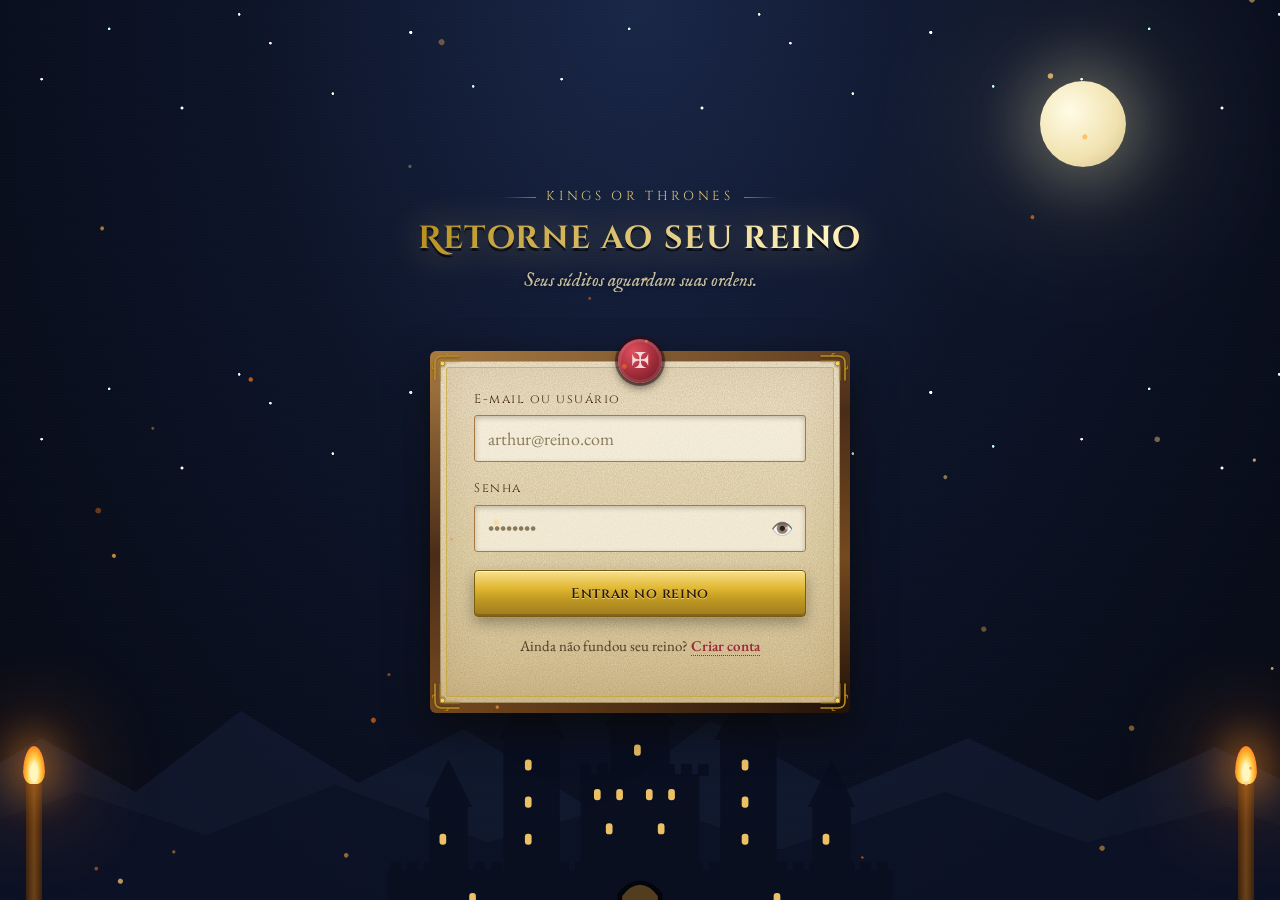
<file: frontend/login.html>
<!DOCTYPE html>
<html lang="pt-BR">
<head>
<meta charset="UTF-8" />
<meta name="viewport" content="width=device-width, initial-scale=1.0" />
<title>Entrar — Kings or Thrones</title>
<link rel="icon" href="data:image/svg+xml,<svg xmlns=%22http://www.w3.org/2000/svg%22 viewBox=%220 0 100 100%22><text y=%22.9em%22 font-size=%2290%22>👑</text></svg>">
<link rel="stylesheet" href="css/style.css">
<link rel="stylesheet" href="css/auth.css">
<link rel="stylesheet" href="css/medieval.css">
</head>
<body data-scene="castle">
<div class="screen">
  <div class="crest-eyebrow"><span class="rule"></span>KINGS OR THRONES<span class="rule flip"></span></div>
  <h1 class="brand-title auth-title">Retorne ao seu reino</h1>
  <p class="brand-sub">Seus súditos aguardam suas ordens.</p>

  <div class="parchment-panel auth-panel">
    <span class="panel-corner tl"></span><span class="panel-corner tr"></span>
    <span class="panel-corner bl"></span><span class="panel-corner br"></span>

    <div id="alert" class="alert alert-error"></div>

    <form id="loginForm" novalidate>
      <div class="field">
        <label for="identifier">E-mail ou usuário</label>
        <input type="text" id="identifier" name="identifier" placeholder="arthur@reino.com" autocomplete="username" required>
      </div>
      <div class="field">
        <label for="password">Senha</label>
        <input type="password" id="password" name="password" placeholder="••••••••" autocomplete="current-password" required>
      </div>

      <button type="submit" class="btn btn-primary btn-block" id="submitBtn">
        <span id="submitLabel">Entrar no reino</span>
      </button>
    </form>

    <p class="link-line">Ainda não fundou seu reino? <a href="register.html">Criar conta</a></p>
  </div>
</div>

<script src="js/api.js"></script>
<script src="js/auth.js"></script>
<script src="js/auth-ui.js"></script>
<script src="js/fx.js"></script>
</body>
</html>
</file>
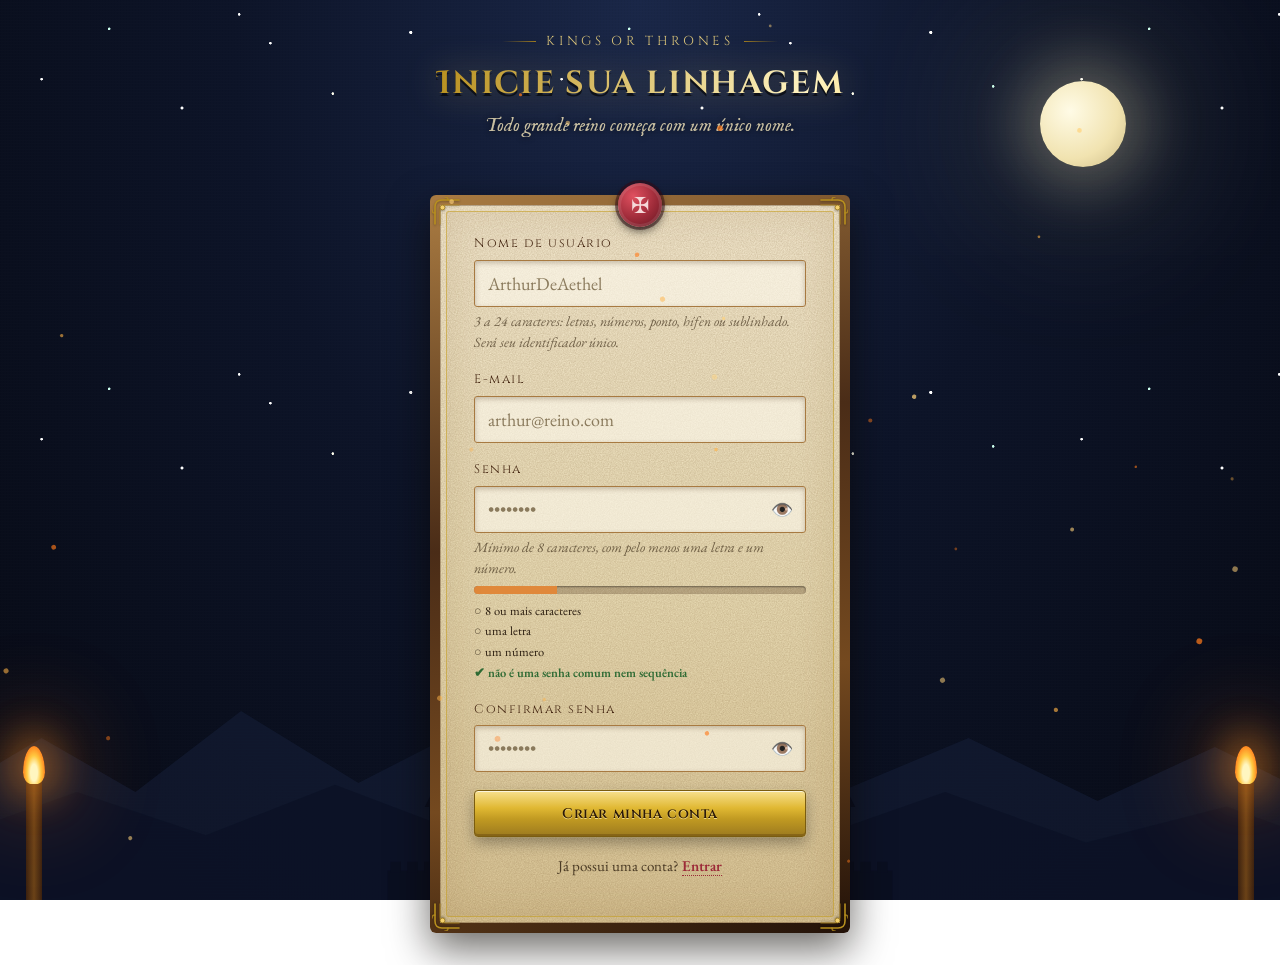
<file: frontend/register.html>
<!DOCTYPE html>
<html lang="pt-BR">
<head>
<meta charset="UTF-8" />
<meta name="viewport" content="width=device-width, initial-scale=1.0" />
<title>Criar conta — Kings or Thrones</title>
<link rel="icon" href="data:image/svg+xml,<svg xmlns=%22http://www.w3.org/2000/svg%22 viewBox=%220 0 100 100%22><text y=%22.9em%22 font-size=%2290%22>👑</text></svg>">
<link rel="stylesheet" href="css/style.css">
<link rel="stylesheet" href="css/auth.css">
<link rel="stylesheet" href="css/medieval.css">
</head>
<body data-scene="castle">
<div class="screen">
  <div class="crest-eyebrow"><span class="rule"></span>KINGS OR THRONES<span class="rule flip"></span></div>
  <h1 class="brand-title auth-title">Inicie sua linhagem</h1>
  <p class="brand-sub">Todo grande reino começa com um único nome.</p>

  <div class="parchment-panel auth-panel">
    <span class="panel-corner tl"></span><span class="panel-corner tr"></span>
    <span class="panel-corner bl"></span><span class="panel-corner br"></span>

    <div id="alert" class="alert alert-error"></div>

    <form id="registerForm" novalidate>
      <div class="field">
        <label for="username">Nome de usuário</label>
        <input type="text" id="username" name="username" placeholder="ArthurDeAethel" autocomplete="username" minlength="3" maxlength="24" pattern="[A-Za-z0-9_.\-]{3,24}" required>
        <div class="hint">3 a 24 caracteres: letras, números, ponto, hífen ou sublinhado. Será seu identificador único.</div>
      </div>
      <div class="field">
        <label for="email">E-mail</label>
        <input type="email" id="email" name="email" placeholder="arthur@reino.com" autocomplete="email" required>
      </div>
      <div class="field">
        <label for="password">Senha</label>
        <input type="password" id="password" name="password" placeholder="••••••••" autocomplete="new-password" minlength="8" maxlength="128" required>
        <div class="hint" id="pwHint">Mínimo de 8 caracteres, com pelo menos uma letra e um número.</div>
      </div>
      <div class="field">
        <label for="confirmPassword">Confirmar senha</label>
        <input type="password" id="confirmPassword" name="confirmPassword" placeholder="••••••••" autocomplete="new-password" minlength="8" maxlength="128" required>
      </div>

      <button type="submit" class="btn btn-primary btn-block" id="submitBtn">
        <span id="submitLabel">Criar minha conta</span>
      </button>
    </form>

    <p class="link-line">Já possui uma conta? <a href="login.html">Entrar</a></p>
  </div>
</div>

<script src="js/api.js"></script>
<script src="js/auth.js"></script>
<script src="js/auth-ui.js"></script>
<script src="js/fx.js"></script>
</body>
</html>
</file>
<file: frontend/css/style.css>
/* ============================================================
   KINGS OR THRONES — Design System
   Medieval / fantasia / estrategia. Pergaminho, madeira, pedra e ouro.
   ============================================================ */


:root {
  /* --- paleta base --- */
  --ink:            #2b1d0f;
  --ink-soft:       #4a3a24;
  --parchment:      #ecdfb8;
  --parchment-lo:   #ddc99a;
  --parchment-hi:   #f6ecd3;
  --wood-darkest:   #241309;
  --wood-dark:      #4a2c17;
  --wood:           #74491f;
  --wood-light:     #a87a41;
  --bronze:         #c1863f;
  --bronze-bright:  #dba85e;
  --stone:          #837c6c;
  --stone-dark:     #4b463b;
  --gold:           #d4a827;
  --gold-bright:    #f4d16e;
  --gold-dim:       #9c7a1f;
  --crimson:        #9c2a38;
  --crimson-bright: #c23b4c;
  --forest:         #4c7a4c;
  --ocean:          #2f5c73;

  --shadow-soft:    rgba(15, 9, 2, 0.35);
  --shadow-hard:    rgba(10, 6, 2, 0.6);

  --font-display: 'Cinzel', 'Trajan Pro', serif;
  --font-body: 'EB Garamond', Georgia, serif;

  --radius: 6px;
}

* { box-sizing: border-box; }

html, body {
  margin: 0;
  padding: 0;
  min-height: 100%;
}

body {
  font-family: var(--font-body);
  color: var(--ink);
  background:
    radial-gradient(ellipse at top, #3a2c1c 0%, #1c130a 55%, #100a05 100%);
  background-attachment: fixed;
  font-size: 18px;
  line-height: 1.5;
  -webkit-font-smoothing: antialiased;
}

/* faixa de textura sutil no fundo, simulando pedra/pergaminho antigo sem imagens externas */
body::before {
  content: '';
  position: fixed;
  inset: 0;
  pointer-events: none;
  z-index: 0;
  opacity: 0.5;
  background-image:
    repeating-linear-gradient(0deg, rgba(255,255,255,.015) 0px, rgba(255,255,255,.015) 1px, transparent 1px, transparent 3px),
    repeating-linear-gradient(90deg, rgba(0,0,0,.03) 0px, rgba(0,0,0,.03) 1px, transparent 1px, transparent 3px);
}

h1, h2, h3, h4 {
  font-family: var(--font-display);
  color: var(--ink);
  margin: 0 0 0.5em 0;
  letter-spacing: 0.02em;
  font-weight: 700;
}

a { color: inherit; }

p { margin: 0 0 1em 0; }

button, input, select, textarea { font-family: inherit; font-size: inherit; }

/* ------------------------------------------------------------
   Layout helpers
   ------------------------------------------------------------ */
.screen {
  position: relative;
  z-index: 1;
  min-height: 100vh;
  display: flex;
  flex-direction: column;
  align-items: center;
  justify-content: center;
  padding: 32px 16px;
}

.crest-eyebrow {
  display: flex;
  align-items: center;
  justify-content: center;
  gap: 10px;
  color: var(--gold-bright);
  font-family: var(--font-display);
  font-size: 13px;
  letter-spacing: 0.35em;
  margin-bottom: 6px;
}
.crest-eyebrow .rule {
  width: 34px;
  height: 1px;
  background: linear-gradient(90deg, transparent, var(--gold-dim));
}
.crest-eyebrow .rule.flip { background: linear-gradient(90deg, var(--gold-dim), transparent); }

.brand-title {
  text-align: center;
  font-size: 44px;
  color: var(--gold-bright);
  text-shadow: 0 2px 0 #000, 0 0 22px rgba(233, 199, 95, 0.25);
  margin-bottom: 4px;
}
.brand-sub {
  text-align: center;
  color: var(--parchment-lo);
  font-family: var(--font-body);
  font-style: italic;
  font-size: 16px;
  margin-bottom: 28px;
  opacity: 0.85;
}

/* ------------------------------------------------------------
   Painel de pergaminho — o principal "cartao" da UI
   ------------------------------------------------------------ */
.parchment-panel {
  position: relative;
  background:
    linear-gradient(180deg, var(--parchment-hi), var(--parchment) 55%, var(--parchment-lo));
  border-radius: var(--radius);
  padding: 30px 34px;
  box-shadow:
    0 16px 40px var(--shadow-hard),
    inset 0 0 0 1px rgba(90, 58, 34, 0.35);
  border: 10px solid transparent;
  border-image: linear-gradient(160deg, var(--wood-light), var(--wood-dark) 40%, var(--wood) 70%, var(--wood-darkest)) 1;
}
.parchment-panel::before {
  /* moldura interna dourada, como um brasao entalhado */
  content: '';
  position: absolute;
  inset: 6px;
  border-radius: 3px;
  pointer-events: none;
  box-shadow: inset 0 0 0 1px rgba(201, 162, 39, 0.55);
}
.panel-corner {
  position: absolute;
  width: 16px;
  height: 16px;
  border: 2px solid var(--gold);
  opacity: 0.85;
}
.panel-corner.tl { top: -3px; left: -3px; border-right: none; border-bottom: none; }
.panel-corner.tr { top: -3px; right: -3px; border-left: none; border-bottom: none; }
.panel-corner.bl { bottom: -3px; left: -3px; border-right: none; border-top: none; }
.panel-corner.br { bottom: -3px; right: -3px; border-left: none; border-top: none; }

/* ------------------------------------------------------------
   Formularios
   ------------------------------------------------------------ */
.field { margin-bottom: 18px; }
.field label {
  display: block;
  font-family: var(--font-display);
  font-size: 12.5px;
  letter-spacing: 0.12em;
  color: var(--wood-dark);
  margin-bottom: 6px;
}
.field .hint {
  font-family: var(--font-body);
  font-style: italic;
  font-size: 14px;
  color: var(--ink-soft);
  opacity: 0.75;
  margin-top: 4px;
}
.field input[type="text"],
.field input[type="email"],
.field input[type="password"],
.field select {
  width: 100%;
  padding: 11px 13px;
  background: rgba(255, 252, 240, 0.6);
  border: 1px solid var(--wood-light);
  border-radius: 3px;
  color: var(--ink);
  outline: none;
  transition: box-shadow .15s ease, border-color .15s ease;
}
.field input:focus, .field select:focus {
  border-color: var(--gold-dim);
  box-shadow: 0 0 0 3px rgba(201, 162, 39, 0.25);
}
.field input::placeholder { color: #8a7a5c; }

/* ------------------------------------------------------------
   Botoes
   ------------------------------------------------------------ */
.btn {
  display: inline-flex;
  align-items: center;
  justify-content: center;
  gap: 8px;
  font-family: var(--font-display);
  font-size: 14px;
  letter-spacing: 0.08em;
  padding: 13px 26px;
  border-radius: 4px;
  border: none;
  cursor: pointer;
  transition: transform .12s ease, box-shadow .12s ease, filter .12s ease, background .12s ease;
  text-decoration: none;
}
.btn:active:not(:disabled) { transform: translateY(1px); filter: brightness(0.96); }
.btn:disabled { opacity: 0.5; cursor: not-allowed; filter: grayscale(0.3); }
.btn:focus-visible { outline: 2px solid var(--gold-bright); outline-offset: 2px; }

.btn-primary {
  color: #2a1806;
  background: linear-gradient(180deg, var(--gold-bright), var(--gold) 65%, var(--gold-dim));
  box-shadow: 0 6px 14px rgba(0,0,0,.3), inset 0 1px 0 rgba(255,255,255,.55);
  font-weight: 600;
}
.btn-primary:hover:not(:disabled) { filter: brightness(1.08); box-shadow: 0 8px 20px rgba(0,0,0,.35), inset 0 1px 0 rgba(255,255,255,.55); transform: translateY(-1px); }

.btn-secondary {
  color: #2e1c08;
  background: linear-gradient(180deg, var(--bronze-bright), var(--bronze) 60%, var(--wood-light));
  box-shadow: 0 6px 14px rgba(0,0,0,.3), inset 0 1px 0 rgba(255,255,255,.35);
  font-weight: 600;
}
.btn-secondary:hover:not(:disabled) { filter: brightness(1.1); transform: translateY(-1px); }

.btn-ghost {
  color: var(--wood-dark);
  background: rgba(255,252,240,.35);
  border: 1.5px solid var(--wood-light);
  font-weight: 600;
}
.btn-ghost:hover:not(:disabled) { background: rgba(201,134,63,.18); border-color: var(--bronze); }

.btn-block { width: 100%; }
.btn-row { display: flex; gap: 12px; }
.btn-row .btn { flex: 1; }

/* ------------------------------------------------------------
   Mensagens
   ------------------------------------------------------------ */
.alert {
  padding: 11px 14px;
  border-radius: 4px;
  font-size: 15px;
  margin-bottom: 16px;
  display: none;
}
.alert.show { display: block; }
.alert-error {
  background: rgba(122, 31, 43, 0.12);
  border: 1px solid var(--crimson);
  color: var(--crimson);
}
.alert-success {
  background: rgba(63, 91, 63, 0.14);
  border: 1px solid var(--forest);
  color: var(--forest);
}

.link-line {
  text-align: center;
  margin-top: 18px;
  font-size: 15px;
  color: var(--ink-soft);
}
.link-line a { color: var(--crimson); font-weight: 600; text-decoration: none; border-bottom: 1px dotted var(--crimson); }
.link-line a:hover { color: var(--crimson-bright); }

/* ------------------------------------------------------------
   Loading
   ------------------------------------------------------------ */
.spinner {
  width: 18px; height: 18px;
  border-radius: 50%;
  border: 2px solid rgba(0,0,0,.2);
  border-top-color: currentColor;
  animation: spin .7s linear infinite;
  display: inline-block;
}
@keyframes spin { to { transform: rotate(360deg); } }

.loading-overlay {
  position: fixed; inset: 0;
  display: flex; align-items: center; justify-content: center;
  background: rgba(16, 10, 5, 0.75);
  z-index: 100;
  color: var(--gold-bright);
  font-family: var(--font-display);
  letter-spacing: 0.1em;
  flex-direction: column;
  gap: 14px;
}
.loading-overlay .spinner { width: 30px; height: 30px; border-width: 3px; }
.hidden { display: none !important; }

/* ------------------------------------------------------------
   Scrollbar tematica
   ------------------------------------------------------------ */
::-webkit-scrollbar { width: 10px; height: 10px; }
::-webkit-scrollbar-track { background: var(--wood-darkest); }
::-webkit-scrollbar-thumb { background: var(--wood-light); border-radius: 6px; }
::-webkit-scrollbar-thumb:hover { background: var(--gold-dim); }

@media (max-width: 560px) {
  body { font-size: 16px; }
  .brand-title { font-size: 32px; }
  .parchment-panel { padding: 22px 18px; }
}

/* ---------- mapa: tamanho de celula controlado por --cell (mapview.js) ---------- */
.territory-grid.mapview-grid { --cell: 32px; display: grid; grid-auto-rows: var(--cell); gap: 1px; width: max-content; }
.mapview-grid .territory-cell { font-size: calc(var(--cell) * 0.55); border-radius: 2px; }
.mapview-grid.tiny .territory-cell { font-size: 0; }
.mapview-scroll { cursor: grab; user-select: none; -webkit-user-select: none; }
.mapview-scroll:active { cursor: grabbing; }
.map-toolbar { display: flex; flex-wrap: wrap; align-items: center; gap: 6px; margin: 8px 0; }
.map-toolbar button {
  padding: 6px 12px; border-radius: 4px; border: 1px solid var(--gold-dim);
  background: linear-gradient(180deg, var(--bronze-bright), var(--bronze)); color: #2e1c08;
  font-family: var(--font-display); font-size: 12px; cursor: pointer; font-weight: 600;
}
.map-toolbar button:hover { filter: brightness(1.1); }
.map-toolbar .zoom-label { min-width: 48px; text-align: center; font-family: var(--font-display); font-size: 12px; color: var(--wood-dark); }
.map-toolbar .map-tip { font-size: 12px; font-style: italic; color: var(--ink-soft); margin-left: 8px; }

/* assistente: na etapa do mapa, a pagina inteira e do mapa */
.wizard-wrap.map-mode { max-width: none !important; padding: 12px 18px 40px; }
.wizard-wrap.map-mode .wizard-panel, .wizard-wrap.map-mode .wizard-nav { max-width: none !important; }
.wizard-wrap.map-mode .map-scroll { max-height: calc(100vh - 340px); min-height: 380px; }
.wizard-wrap.map-mode .wizard-header { margin-bottom: 10px; }
.wizard-wrap.map-mode .wizard-title { font-size: 22px; }
.wizard-wrap.map-mode .steps-track { margin-top: 10px; }
</file>
<file: frontend/css/landing.css>
.landing-hero {
  max-width: 680px;
  text-align: center;
}

.landing-art {
  display: grid;
  grid-template-columns: repeat(7, 1fr);
  gap: 6px;
  margin: 28px 0 26px;
  perspective: 600px;
}
.landing-art .tile {
  aspect-ratio: 1;
  display: flex;
  align-items: center;
  justify-content: center;
  font-size: 22px;
  border-radius: 4px;
  box-shadow: inset 0 0 0 1px rgba(255,255,255,.08), 0 4px 10px rgba(0,0,0,.4);
  transform: rotateX(8deg);
}
.tile.forest  { background: linear-gradient(160deg, #4b6b41, #2c4327); }
.tile.mountain{ background: linear-gradient(160deg, #7c7469, #4a453c); }
.tile.plain, .tile.plain2 { background: linear-gradient(160deg, #b7a24f, #8a7530); }
.tile.castle  { background: linear-gradient(160deg, var(--gold-bright), var(--gold-dim)); font-size: 26px; }
.tile.ocean   { background: linear-gradient(160deg, #3c7690, #1d3f52); }
.tile.desert  { background: linear-gradient(160deg, #cdb271, #a98a49); }

.landing-copy {
  color: var(--parchment-lo);
  font-size: 18px;
  line-height: 1.6;
  max-width: 560px;
  margin: 0 auto 30px;
}

.landing-actions { max-width: 420px; margin: 0 auto; }

@media (max-width: 560px) {
  .landing-art .tile { font-size: 16px; }
  .landing-actions { flex-direction: column; }
}
</file>
<file: frontend/css/medieval.css>
/* css/medieval.css — Etapa 39: camada visual medieval (fontes locais, texturas, ornamentos, brilhos, estações, cena do castelo).
   Tudo é CSS/SVG embutido (sem imagens externas). Efeitos contínuos respeitam "reduzir movimento". */

@font-face { font-family: 'Cinzel'; font-weight: 400; font-style: normal; font-display: swap; src: url('../fonts/cinzel-latin-400-normal.woff2') format('woff2'); }
@font-face { font-family: 'Cinzel'; font-weight: 600; font-style: normal; font-display: swap; src: url('../fonts/cinzel-latin-600-normal.woff2') format('woff2'); }
@font-face { font-family: 'Cinzel'; font-weight: 700; font-style: normal; font-display: swap; src: url('../fonts/cinzel-latin-700-normal.woff2') format('woff2'); }
@font-face { font-family: 'Cinzel Decorative'; font-weight: 400; font-style: normal; font-display: swap; src: url('../fonts/cinzel-decorative-latin-400-normal.woff2') format('woff2'); }
@font-face { font-family: 'Cinzel Decorative'; font-weight: 700; font-style: normal; font-display: swap; src: url('../fonts/cinzel-decorative-latin-700-normal.woff2') format('woff2'); }
@font-face { font-family: 'Uncial Antiqua'; font-weight: 400; font-style: normal; font-display: swap; src: url('../fonts/uncial-antiqua-latin-400-normal.woff2') format('woff2'); }
@font-face { font-family: 'IM Fell English'; font-weight: 400; font-style: normal; font-display: swap; src: url('../fonts/im-fell-english-latin-400-normal.woff2') format('woff2'); }
@font-face { font-family: 'IM Fell English'; font-weight: 400; font-style: italic; font-display: swap; src: url('../fonts/im-fell-english-latin-400-italic.woff2') format('woff2'); }

@font-face { font-family: 'EB Garamond'; font-weight: 400; font-style: normal; font-display: swap; src: url('../fonts/eb-garamond-latin-400-normal.woff2') format('woff2'); }
@font-face { font-family: 'EB Garamond'; font-weight: 500; font-style: normal; font-display: swap; src: url('../fonts/eb-garamond-latin-500-normal.woff2') format('woff2'); }
@font-face { font-family: 'EB Garamond'; font-weight: 600; font-style: normal; font-display: swap; src: url('../fonts/eb-garamond-latin-600-normal.woff2') format('woff2'); }
@font-face { font-family: 'EB Garamond'; font-weight: 400; font-style: italic; font-display: swap; src: url('../fonts/eb-garamond-latin-400-italic.woff2') format('woff2'); }

:root {
  --font-display: 'Cinzel', 'Trajan Pro', Georgia, serif;
  --font-deco: 'Cinzel Decorative', 'Cinzel', Georgia, serif;
  --font-uncial: 'Uncial Antiqua', 'Cinzel', Georgia, serif;
  --font-fell: 'IM Fell English', Georgia, serif;
  --season-accent: #d4a827; --season-tint: rgba(212,168,39,.05);
  --glow-gold: 0 0 14px rgba(244,209,110,.55), 0 0 2px rgba(255,236,170,.9);
  --tex-grain: url("data:image/svg+xml,%3Csvg xmlns='http://www.w3.org/2000/svg' width='180' height='180'%3E%3Cfilter id='n' x='0' y='0' width='100%25' height='100%25'%3E%3CfeTurbulence type='fractalNoise' baseFrequency='.85' numOctaves='3' stitchTiles='stitch'/%3E%3CfeColorMatrix values='0 0 0 0 .25  0 0 0 0 .16  0 0 0 0 .07  0 0 0 .32 0'/%3E%3C/filter%3E%3Crect width='100%25' height='100%25' filter='url(%23n)'/%3E%3C/svg%3E"); --tex-fiber: url("data:image/svg+xml,%3Csvg xmlns='http://www.w3.org/2000/svg' width='300' height='300'%3E%3Cfilter id='f' x='0' y='0' width='100%25' height='100%25'%3E%3CfeTurbulence type='fractalNoise' baseFrequency='.012 .5' numOctaves='2' seed='4' stitchTiles='stitch'/%3E%3CfeColorMatrix values='0 0 0 0 .1  0 0 0 0 .06  0 0 0 0 .02  0 0 0 .35 0'/%3E%3C/filter%3E%3Crect width='100%25' height='100%25' filter='url(%23f)'/%3E%3C/svg%3E"); --orn-corner: url("data:image/svg+xml,%3Csvg xmlns='http://www.w3.org/2000/svg' viewBox='0 0 30 30'%3E%3Cg fill='none' stroke='%23b8901f' stroke-width='1.6' stroke-linecap='round'%3E%3Cpath d='M3 27 V10 Q3 3 10 3 H27'/%3E%3Cpath d='M8 27 V14 Q8 8 14 8 H27' opacity='.5'/%3E%3Cpath d='M3 16 Q0 16 0 13 M16 3 Q16 0 13 0' opacity='.75'/%3E%3C/g%3E%3Ccircle cx='10.5' cy='10.5' r='2.4' fill='%23f4d16e' stroke='%239c7a1f' stroke-width='.8'/%3E%3C/svg%3E"); --orn-divider: url("data:image/svg+xml,%3Csvg xmlns='http://www.w3.org/2000/svg' viewBox='0 0 220 14'%3E%3Cg stroke='%23b8901f' fill='none' stroke-width='1.2' stroke-linecap='round'%3E%3Cpath d='M2 7 H92 M128 7 H218'/%3E%3Cpath d='M92 7 Q99 1 110 7 Q121 13 128 7'/%3E%3Cpath d='M60 7 Q64 3 68 7 M152 7 Q156 3 160 7' opacity='.6'/%3E%3C/g%3E%3Cpath d='M110 1.5 L115 7 L110 12.5 L105 7Z' fill='%23d4a827' stroke='%238a6a12' stroke-width='.8'/%3E%3C/svg%3E"); --orn-studs: url("data:image/svg+xml,%3Csvg xmlns='http://www.w3.org/2000/svg' width='28' height='6'%3E%3Ccircle cx='14' cy='3' r='2.2' fill='%23d9b04a' stroke='%236b4a10' stroke-width='.7'/%3E%3C/svg%3E");
}
html[data-theme="dark"] { --tex-grain-op: .5; }

/* ---- seleção, barras de rolagem e cursor temático ---- */
::selection { background: rgba(212,168,39,.45); color: #1d1405; }
html { scrollbar-color: #9c7a1f #241309; }
::-webkit-scrollbar { width: 11px; height: 11px; } ::-webkit-scrollbar-track { background: #241309; } ::-webkit-scrollbar-thumb { background: linear-gradient(180deg, #d4a827, #8a6a12); border-radius: 6px; border: 2px solid #241309; } ::-webkit-scrollbar-thumb:hover { background: #f4d16e; }
@media (pointer: fine) { html.cursor-theme body { cursor: url("data:image/svg+xml,%3Csvg xmlns='http://www.w3.org/2000/svg' width='26' height='26' viewBox='0 0 26 26'%3E%3Cpath d='M3 2 L3 20 L8 15.5 L11.5 23 L14.5 21.7 L11.2 14.4 L18 14.2Z' fill='%23f4d16e' stroke='%234a2c17' stroke-width='1.6' stroke-linejoin='round'/%3E%3C/svg%3E") 3 2, auto; } html.cursor-theme a, html.cursor-theme button, html.cursor-theme [role=button], html.cursor-theme .nav-item, html.cursor-theme select, html.cursor-theme summary { cursor: pointer; } }

/* ---- pergaminho com grão e cantos ornamentados ---- */
.parchment-panel { background-image: var(--tex-grain), linear-gradient(180deg, var(--parchment-hi), var(--parchment) 55%, var(--parchment-lo)); background-blend-mode: multiply, normal; }
html[data-theme="dark"] .parchment-panel { background-image: var(--tex-grain), linear-gradient(180deg, #30281a, #2a2317 60%, #221c11) !important; background-blend-mode: screen, normal; }
.parchment-panel::before { box-shadow: inset 0 0 0 1px rgba(201,162,39,.6), inset 0 0 38px rgba(120,80,20,.14); }
html[data-theme="dark"] .parchment-panel::before { box-shadow: inset 0 0 0 1px rgba(244,209,110,.4), inset 0 0 46px rgba(0,0,0,.45); }
.panel-corner { width: 30px; height: 30px; border: 0 !important; opacity: 1; background: var(--orn-corner) center / contain no-repeat; pointer-events: none; filter: drop-shadow(0 1px 1px rgba(0,0,0,.35)); z-index: 2; }
.panel-corner.tl { top: -8px; left: -8px; } .panel-corner.tr { top: -8px; right: -8px; transform: scaleX(-1); } .panel-corner.bl { bottom: -8px; left: -8px; transform: scaleY(-1); } .panel-corner.br { bottom: -8px; right: -8px; transform: scale(-1, -1); }
.parchment-panel > h3 { position: relative; font-family: var(--font-display); font-weight: 700; letter-spacing: .06em; padding-bottom: 16px; margin-bottom: 14px; text-shadow: 0 1px 0 rgba(255,246,214,.6); }
.parchment-panel > h3::after { content: ''; position: absolute; left: 0; right: 0; bottom: 0; height: 14px; background: var(--orn-divider) left center / 220px 14px no-repeat; opacity: .95; pointer-events: none; }
html[data-theme="dark"] .parchment-panel > h3 { text-shadow: 0 0 10px rgba(244,209,110,.25), 0 1px 0 #000; }
.hoje-group-title, .ficha-section-title { font-family: var(--font-display); letter-spacing: .08em; }
.event-text, .brand-sub, .landing-copy, .era-desc { font-family: var(--font-fell); font-size: 1.04em; line-height: 1.6; }
.event-text::first-letter { font-family: var(--font-uncial); font-size: 2.1em; float: left; line-height: .9; padding: 2px 6px 0 0; color: var(--crimson); }

/* ---- botões: ouro batido, couro e brilho que varre ---- */
.btn { font-family: var(--font-display); letter-spacing: .04em; position: relative; overflow: hidden; transition: transform .12s ease, box-shadow .2s ease, filter .2s ease; }
.btn::after { content: ''; position: absolute; top: 0; left: -60%; width: 40%; height: 100%; background: linear-gradient(100deg, transparent, rgba(255,255,255,.55), transparent); transform: skewX(-18deg); transition: left .55s ease; pointer-events: none; }
.btn:hover:not(:disabled)::after { left: 130%; }
.btn-primary { background: linear-gradient(180deg, #f8e08e 0%, #e0b832 38%, #c19a22 62%, #9c7a1f 100%); border: 1px solid #7a5c10; box-shadow: 0 6px 14px rgba(0,0,0,.32), inset 0 1px 0 rgba(255,255,255,.7), inset 0 -2px 0 rgba(90,58,10,.35), 0 0 0 1px rgba(255,230,140,.25); text-shadow: 0 1px 0 rgba(255,240,180,.7); }
.btn-primary:hover:not(:disabled) { box-shadow: 0 8px 22px rgba(0,0,0,.4), 0 0 18px rgba(244,209,110,.55), inset 0 1px 0 rgba(255,255,255,.75); transform: translateY(-1px); }
.btn-primary:active:not(:disabled) { transform: translateY(1px); box-shadow: 0 2px 6px rgba(0,0,0,.4), inset 0 2px 4px rgba(90,58,10,.45); }
.btn-secondary { background: linear-gradient(180deg, #8a5a2a, #6b4318 60%, #4f300f); color: #f6e7bd; border: 1px solid #2f1b07; box-shadow: 0 5px 12px rgba(0,0,0,.35), inset 0 1px 0 rgba(255,214,150,.35); text-shadow: 0 1px 0 rgba(0,0,0,.6); }
.btn-secondary:hover:not(:disabled) { box-shadow: 0 7px 16px rgba(0,0,0,.45), 0 0 14px rgba(219,168,94,.4), inset 0 1px 0 rgba(255,214,150,.45); }
.btn-ghost { border: 1px solid var(--gold-dim); }
.btn-ghost:hover:not(:disabled) { box-shadow: 0 0 12px rgba(244,209,110,.4); background: rgba(212,168,39,.12); }
#advanceBtn { box-shadow: 0 0 0 2px rgba(244,209,110,.35), 0 6px 14px rgba(0,0,0,.4), inset 0 1px 0 rgba(255,255,255,.7); animation: breathe 3.2s ease-in-out infinite; }
@keyframes breathe { 50% { box-shadow: 0 0 0 4px rgba(244,209,110,.18), 0 0 20px rgba(244,209,110,.45), 0 6px 14px rgba(0,0,0,.4), inset 0 1px 0 rgba(255,255,255,.7); } }

/* ---- barra do topo: madeira entalhada, rebites e coroa cintilante ---- */
.dash-topbar { background-image: var(--tex-fiber), var(--tex-grain), linear-gradient(180deg, #7c4f22, #4a2c17 70%, #3a2110); border-bottom: 3px solid var(--season-accent); box-shadow: 0 4px 18px rgba(0,0,0,.55), 0 1px 0 rgba(255,220,150,.25) inset; transition: border-color 1.2s ease; }
.dash-topbar::after { content: ''; position: absolute; left: 0; right: 0; bottom: -9px; height: 6px; background: var(--orn-studs) repeat-x; opacity: .85; pointer-events: none; }
.dash-brand { font-family: var(--font-deco); font-weight: 700; letter-spacing: .04em; color: var(--gold-bright); text-shadow: 0 2px 0 rgba(0,0,0,.6), var(--glow-gold); }
@supports (background-clip: text) or (-webkit-background-clip: text) { html:not(.a11y-hc) .dash-brand { background: linear-gradient(100deg, #b8901f 0%, #fff0b0 38%, #f4d16e 50%, #b8901f 75%); background-size: 220% 100%; -webkit-background-clip: text; background-clip: text; -webkit-text-fill-color: transparent; animation: foil 6s linear infinite; text-shadow: none; filter: drop-shadow(0 2px 0 rgba(0,0,0,.55)) drop-shadow(0 0 8px rgba(244,209,110,.4)); } }
@keyframes foil { to { background-position: -220% 0; } }
.resource-chip { background: radial-gradient(circle at 30% 25%, rgba(255,230,160,.18), rgba(0,0,0,.3) 70%), rgba(20,10,3,.55); border: 1px solid rgba(212,168,39,.55); box-shadow: inset 0 1px 0 rgba(255,236,170,.25), 0 2px 6px rgba(0,0,0,.45); transition: transform .12s ease, box-shadow .2s ease; }
.resource-chip:hover { box-shadow: inset 0 1px 0 rgba(255,236,170,.35), 0 0 14px rgba(244,209,110,.45); transform: translateY(-1px); }
.resource-chip .amt { text-shadow: 0 0 8px rgba(244,209,110,.35); }
.amt.flash-up { animation: flashUp .9s ease; } .amt.flash-down { animation: flashDown .9s ease; }
@keyframes flashUp { 0% { color: #fff; text-shadow: 0 0 14px #9fe3a0, 0 0 4px #9fe3a0; transform: scale(1.18); } 100% { transform: scale(1); } }
@keyframes flashDown { 0% { color: #fff; text-shadow: 0 0 14px #ff8f9c, 0 0 4px #ff8f9c; transform: scale(.9); } 100% { transform: scale(1); } }
.time-display, .era-chip { background-image: var(--tex-grain); }

/* ---- menu lateral: pedra e madeira, estandarte na aba ativa e luz de tocha ---- */
.dash-nav { background-image: var(--tex-fiber), linear-gradient(90deg, rgba(0,0,0,.35), transparent 12%, transparent 88%, rgba(0,0,0,.3)), linear-gradient(180deg, #2c180a, #1f1007); box-shadow: inset -6px 0 14px rgba(0,0,0,.45), 2px 0 10px rgba(0,0,0,.4); }
.nav-item { position: relative; transition: background .2s ease, color .2s ease, transform .15s ease, box-shadow .25s ease; }
.nav-item > span:first-child { filter: drop-shadow(0 1px 2px rgba(0,0,0,.7)); transition: transform .2s ease, filter .2s ease; }
.nav-item:hover { background: linear-gradient(90deg, rgba(244,209,110,.12), transparent); transform: translateX(2px); }
.nav-item:hover > span:first-child { transform: scale(1.18) rotate(-4deg); filter: drop-shadow(0 0 6px rgba(244,209,110,.8)); }
.nav-item.active { background: linear-gradient(90deg, rgba(194,59,76,.28), rgba(244,209,110,.12) 45%, transparent); box-shadow: inset 4px 0 0 var(--crimson-bright), inset 0 0 22px rgba(244,209,110,.1); }
.nav-item.active::after { content: ''; position: absolute; right: 8px; top: 50%; width: 9px; height: 9px; margin-top: -4px; background: var(--season-accent); transform: rotate(45deg); box-shadow: 0 0 10px var(--season-accent); }
.nav-item.active > span:first-child { animation: torch 2.6s ease-in-out infinite; }
@keyframes torch { 0%,100% { filter: drop-shadow(0 0 4px rgba(255,190,80,.7)); } 40% { filter: drop-shadow(0 0 9px rgba(255,210,110,.95)); } 70% { filter: drop-shadow(0 0 5px rgba(255,170,60,.6)); } }

/* ---- fundo da área principal com tom da estação; noite estrelada no escuro ---- */
.dash-main { position: relative; background-image: radial-gradient(ellipse at 50% -10%, var(--season-tint), transparent 60%); }
html[data-theme="dark"] .dash-main { background-image: radial-gradient(circle at 12% 18%, rgba(255,255,255,.55) 0 1px, transparent 1.5px), radial-gradient(circle at 72% 9%, rgba(255,255,255,.5) 0 1px, transparent 1.5px), radial-gradient(circle at 38% 64%, rgba(255,255,255,.35) 0 1px, transparent 1.5px), radial-gradient(circle at 88% 52%, rgba(255,255,255,.4) 0 1px, transparent 1.5px), radial-gradient(ellipse at 50% -10%, var(--season-tint), transparent 60%) !important; background-size: 340px 300px, 410px 360px, 290px 330px, 380px 310px, 100% 100% !important; }
.dash-panel.active { animation: panelIn .32s cubic-bezier(.2,.7,.2,1) both; }
@keyframes panelIn { from { opacity: 0; transform: translateY(10px); } to { opacity: 1; transform: none; } }

/* ---- barras de progresso com reflexo ---- */
.ficha-attr-track, .bar, .pm-bar { box-shadow: inset 0 1px 3px rgba(0,0,0,.55), 0 0 0 1px rgba(107,74,26,.7); overflow: hidden; }
.ficha-attr-track > :first-child, .bar > :first-child, .pm-bar > :first-child { position: relative; overflow: hidden; }
.ficha-attr-track > :first-child::after, .bar > :first-child::after, .pm-bar > :first-child::after { content: ''; position: absolute; top: 0; bottom: 0; left: -40%; width: 40%; background: linear-gradient(100deg, transparent, rgba(255,255,255,.5), transparent); animation: sheen 3.4s ease-in-out infinite; }
@keyframes sheen { 0% { left: -40%; } 60%, 100% { left: 140%; } }

/* ---- avisos (toast) como pergaminho com selo de cera ---- */
.tick-toast { font-family: var(--font-display); background-image: var(--tex-grain), linear-gradient(180deg, #f6ecd3, #e3d2a2); color: #2b1d0f; border: 2px solid #9c7a1f; border-radius: 6px 24px 6px 24px; padding: 11px 22px 11px 50px; box-shadow: 0 10px 26px rgba(0,0,0,.55), inset 0 0 0 1px rgba(255,236,170,.7), inset 0 0 22px rgba(120,80,20,.2); }
.tick-toast::before { content: '✠'; position: absolute; left: 10px; top: 50%; width: 28px; height: 28px; margin-top: -14px; border-radius: 50%; display: grid; place-items: center; color: #f6d9d9; font-size: 15px; background: radial-gradient(circle at 35% 30%, #e0505f, #9c2a38 55%, #5e1520); box-shadow: 0 2px 4px rgba(0,0,0,.5), inset 0 0 0 2px rgba(255,255,255,.12); }
html[data-theme="dark"] .tick-toast { background-image: var(--tex-grain), linear-gradient(180deg, #3a2f1e, #2a2317); color: #f4e3b3; border-color: #c9a227; }

/* ---- campos e cartões ---- */
.field input, .field select, .field textarea { background-image: var(--tex-grain); box-shadow: inset 0 2px 5px rgba(60,35,10,.25); }
.field input:focus, .field select:focus { box-shadow: inset 0 2px 5px rgba(60,35,10,.2), 0 0 0 3px rgba(212,168,39,.4), 0 0 16px rgba(244,209,110,.35); }
.hoje-item, .building-card, .character-card, .objective-card, .pol-meter, .market-card, .w-card { transition: transform .15s ease, box-shadow .2s ease, border-color .2s ease; }
.hoje-item:hover, .building-card:hover, .character-card:hover, .objective-card:hover, .w-card:hover { transform: translateY(-2px); box-shadow: 0 8px 18px rgba(0,0,0,.28), 0 0 0 1px rgba(212,168,39,.55); }
.hoje-chip.u { box-shadow: 0 0 14px rgba(194,59,76,.35); }
.ux-btn { transition: transform .12s ease, box-shadow .2s ease, background .2s ease; } .ux-btn:hover { transform: translateY(-1px); box-shadow: 0 0 12px rgba(244,209,110,.45); }
.ux-modal, .tac-modal-box, .tut-card { background-image: var(--tex-grain); border: 3px double #9c7a1f; box-shadow: 0 24px 70px rgba(0,0,0,.65), 0 0 0 1px rgba(244,209,110,.3), inset 0 0 40px rgba(120,80,20,.15); }
.pal-group { font-family: var(--font-display); letter-spacing: .1em; }

/* ---- estações: cor de destaque do reino ---- */
body[data-season="primavera"] { --season-accent: #7bc47f; --season-tint: rgba(123,196,127,.07); }
body[data-season="verão"], body[data-season="verao"] { --season-accent: #f0c040; --season-tint: rgba(240,192,64,.07); }
body[data-season="outono"] { --season-accent: #e0883a; --season-tint: rgba(224,136,58,.08); }
body[data-season="inverno"] { --season-accent: #8fc3e8; --season-tint: rgba(143,195,232,.08); }

/* ---- camada de partículas e efeitos ---- */
#fxCanvas { position: fixed; inset: 0; width: 100%; height: 100%; pointer-events: none; z-index: 8; }
.fx-layer { position: fixed; inset: 0; pointer-events: none; z-index: 8500; overflow: hidden; }
.fx-dragon { position: absolute; top: 18%; left: -260px; width: 240px; animation: dragonFly 7s cubic-bezier(.4,.1,.6,.9) forwards; filter: drop-shadow(0 6px 10px rgba(0,0,0,.6)) drop-shadow(0 0 16px rgba(255,140,40,.55)); }
@keyframes dragonFly { 0% { transform: translate(0, 60px) rotate(4deg); } 25% { transform: translate(34vw, -30px) rotate(-4deg); } 55% { transform: translate(64vw, 70px) rotate(5deg); } 100% { transform: translate(120vw, -20px) rotate(-3deg); } }
.fx-dragon .wing { transform-origin: 50% 80%; animation: flap .55s ease-in-out infinite alternate; } @keyframes flap { from { transform: rotate(-16deg) scaleY(1); } to { transform: rotate(14deg) scaleY(.82); } }
.fx-sword { position: absolute; left: 50%; bottom: -230px; width: 150px; margin-left: -75px; animation: swordIn 5.2s ease forwards; filter: drop-shadow(0 0 24px rgba(180,220,255,.85)); }
@keyframes swordIn { 0% { bottom: -230px; opacity: 0; } 18% { bottom: 4vh; opacity: 1; } 70% { bottom: 4vh; transform: translateY(0); } 100% { bottom: 4vh; opacity: 0; transform: translateY(-22vh) rotate(0); } }
.fx-jester { position: absolute; right: 24px; bottom: -200px; width: 120px; animation: jesterUp 7s ease forwards; } @keyframes jesterUp { 0%,100% { bottom: -200px; } 12%,86% { bottom: 14px; } }
.fx-bubble { position: absolute; right: 150px; bottom: 90px; max-width: 280px; padding: 12px 16px; background: #fff8d6; color: #2b1d0f; border: 2px solid #9c7a1f; border-radius: 16px 16px 4px 16px; font-family: var(--font-fell); font-size: 15px; line-height: 1.35; box-shadow: 0 8px 20px rgba(0,0,0,.5); animation: bubbleIn 7s ease forwards; } @keyframes bubbleIn { 0%,10% { opacity: 0; transform: scale(.7); } 18%,84% { opacity: 1; transform: scale(1); } 100% { opacity: 0; } }
.fx-owl { position: fixed; left: 14px; bottom: 14px; z-index: 8400; font-size: 34px; cursor: pointer; animation: owlBob 3.5s ease-in-out infinite; filter: drop-shadow(0 0 8px rgba(255,220,120,.5)); background: none; border: 0; } @keyframes owlBob { 50% { transform: translateY(-5px) rotate(-4deg); } }
.logo-spin { animation: logoSpin 1.1s ease; } @keyframes logoSpin { 0% { transform: rotate(0) scale(1); } 40% { transform: rotate(200deg) scale(1.5); filter: drop-shadow(0 0 22px #ffd54a); } 100% { transform: rotate(360deg) scale(1); } }
.shake { animation: shakeIt .5s ease; } @keyframes shakeIt { 20% { transform: translateX(-5px); } 40% { transform: translateX(5px); } 60% { transform: translateX(-3px); } 80% { transform: translateX(3px); } }
html.theme-gold .parchment-panel::before { animation: goldGlow 4s ease-in-out infinite; } @keyframes goldGlow { 50% { box-shadow: inset 0 0 0 1px rgba(255,236,150,.95), inset 0 0 46px rgba(244,209,110,.3), 0 0 22px rgba(244,209,110,.35); } }
html.theme-gold .dash-brand::after { content: ' ✦'; color: #ffe27a; -webkit-text-fill-color: #ffe27a; }

/* ---- cena do castelo (entrada, login, cadastro, criação) ---- */
body[data-scene] { background: radial-gradient(ellipse at 50% 0%, #1a2748 0%, #0d1428 45%, #070a14 100%) fixed; color: var(--parchment-hi); overflow-x: hidden; }
/* O texto creme da cena noturna NÃO pode vazar para dentro dos pergaminhos: cada painel define a própria cor (antes <p>, <li>, <strong> e a tabela de governos herdavam o creme e ficavam ilegíveis sobre o pergaminho) */
body[data-scene] .parchment-panel, .parchment-panel { color: var(--ink); }
body[data-scene] .parchment-panel .hint { color: var(--ink-soft); }
.scene { position: fixed; inset: 0; pointer-events: none; z-index: 0; overflow: hidden; }
.scene .stars { position: absolute; inset: 0 0 35% 0; background: radial-gradient(circle at 8% 22%, #fff 0 1px, transparent 1.6px), radial-gradient(circle at 21% 8%, #cfe 0 1px, transparent 1.6px), radial-gradient(circle at 35% 30%, #fff 0 1.2px, transparent 1.8px), radial-gradient(circle at 52% 12%, #fff 0 1px, transparent 1.6px), radial-gradient(circle at 64% 26%, #ffe 0 1px, transparent 1.6px), radial-gradient(circle at 79% 9%, #fff 0 1.3px, transparent 1.9px), radial-gradient(circle at 91% 24%, #cfe 0 1px, transparent 1.6px), radial-gradient(circle at 46% 4%, #fff 0 1px, transparent 1.6px); background-size: 520px 360px; animation: twinkle 5s ease-in-out infinite alternate; }
@keyframes twinkle { from { opacity: .55; } to { opacity: 1; } }
.scene .moon { position: absolute; right: 12%; top: 9%; width: 86px; height: 86px; border-radius: 50%; background: radial-gradient(circle at 35% 35%, #fffbe6, #f1e3b0 60%, #cdbb86); box-shadow: 0 0 60px 18px rgba(255,244,190,.28), 0 0 160px 60px rgba(255,244,190,.12); }
.scene .layer { position: absolute; left: -5%; right: -5%; bottom: 0; width: 110%; }
.scene .mtn-far { height: 34%; opacity: .55; animation: drift 90s linear infinite alternate; } .scene .mtn-near { height: 28%; opacity: .85; animation: drift 60s linear infinite alternate-reverse; } .scene .castle { height: 52%; left: 50%; right: auto; width: min(760px, 96vw); transform: translateX(-50%); }
@keyframes drift { from { transform: translateX(-2%); } to { transform: translateX(2%); } }
.scene .win { animation: winFlicker 3s ease-in-out infinite; } .scene .win:nth-child(2n) { animation-delay: -.9s; } .scene .win:nth-child(3n) { animation-delay: -1.7s; } @keyframes winFlicker { 0%,100% { opacity: .95; } 45% { opacity: .55; } 70% { opacity: 1; } }
.scene .bird { position: absolute; top: 24%; left: -60px; width: 38px; opacity: .8; animation: birdFly 26s linear infinite; } .scene .bird:nth-of-type(2) { top: 31%; animation-delay: -11s; width: 28px; } @keyframes birdFly { to { transform: translate(120vw, -40px); } }
.scene .torch { position: absolute; bottom: 0; width: 16px; height: 120px; background: linear-gradient(90deg, #3a2110, #6b4318 50%, #3a2110); border-radius: 3px 3px 0 0; } .scene .torch.l { left: max(2vw, 14px); } .scene .torch.r { right: max(2vw, 14px); }
.scene .torch::before { content: ''; position: absolute; left: 50%; top: -34px; width: 22px; height: 38px; margin-left: -11px; border-radius: 50% 50% 40% 40% / 70% 70% 30% 30%; background: radial-gradient(ellipse at 50% 70%, #fff6c0 0 22%, #ffc840 45%, #ff7a1a 75%, transparent 100%); filter: blur(.5px); animation: flame .22s ease-in-out infinite alternate; transform-origin: 50% 100%; box-shadow: 0 0 36px 14px rgba(255,150,40,.4), 0 0 90px 36px rgba(255,120,30,.2); } @keyframes flame { from { transform: scale(1, 1) rotate(-3deg); } to { transform: scale(.9, 1.12) rotate(3deg); } }
body[data-scene] .screen, body[data-scene] .loading-overlay { position: relative; z-index: 2; }
body[data-scene] .brand-title { font-family: var(--font-deco); font-weight: 700; letter-spacing: .05em; }
@supports (background-clip: text) { body[data-scene] .brand-title { background: linear-gradient(100deg, #b8901f 0%, #fff4c2 40%, #f4d16e 52%, #b8901f 80%); background-size: 230% 100%; -webkit-background-clip: text; background-clip: text; -webkit-text-fill-color: transparent; animation: foil 7s linear infinite; filter: drop-shadow(0 3px 0 rgba(0,0,0,.6)) drop-shadow(0 0 18px rgba(244,209,110,.35)); } }
body[data-scene] .brand-sub, body[data-scene] .landing-copy { color: #e9dcb4; text-shadow: 0 1px 6px rgba(0,0,0,.7); }
body[data-scene] .crest-eyebrow { color: #d9c37a; letter-spacing: .28em; }
.landing-art .tile { transition: transform .25s ease, filter .25s ease; } .landing-art .tile:hover { transform: translateY(-8px) scale(1.12); filter: drop-shadow(0 0 14px rgba(244,209,110,.7)); }
.auth-panel::after { content: '✠'; position: absolute; top: -22px; left: 50%; width: 44px; height: 44px; margin-left: -22px; border-radius: 50%; display: grid; place-items: center; color: #f6d9d9; font-size: 22px; z-index: 3; background: radial-gradient(circle at 35% 30%, #e0505f, #9c2a38 55%, #5e1520); box-shadow: 0 4px 10px rgba(0,0,0,.6), inset 0 0 0 3px rgba(255,255,255,.1), 0 0 0 3px rgba(60,10,20,.5); }
.auth-panel { margin-top: 26px; }
.pw-wrap { position: relative; } .pw-wrap input { padding-right: 46px; } .pw-toggle { position: absolute; right: 6px; top: 50%; transform: translateY(-50%); width: 36px; height: 34px; border: 0; background: transparent; cursor: pointer; font-size: 18px; border-radius: 6px; } .pw-toggle:hover { background: rgba(212,168,39,.2); }
.pw-meter { height: 8px; border-radius: 5px; background: rgba(60,35,10,.25); margin-top: 7px; overflow: hidden; box-shadow: inset 0 1px 2px rgba(0,0,0,.4); } .pw-meter > i { display: block; height: 100%; width: 0; transition: width .3s ease, background .3s ease; background: #c23b4c; }
.pw-rules { list-style: none; margin: 8px 0 0; padding: 0; font-size: 12.5px; display: grid; gap: 2px; } .pw-rules li::before { content: '○ '; opacity: .7; } .pw-rules li.ok { color: #2f6b34; font-weight: 700; } .pw-rules li.ok::before { content: '✔ '; opacity: 1; }
.caps-warn { display: none; margin-top: 6px; padding: 6px 10px; border-radius: 6px; background: rgba(212,168,39,.25); border: 1px solid #9c7a1f; font-size: 13px; } .caps-warn.on { display: block; }

@media (prefers-reduced-motion: reduce) { #advanceBtn, .dash-brand, body[data-scene] .brand-title, .scene *, .nav-item.active > span:first-child, .ficha-attr-track > :first-child::after, .bar > :first-child::after, .pm-bar > :first-child::after { animation: none !important; } }
html.a11y-rm #advanceBtn, html.a11y-rm .dash-brand, html.a11y-rm body[data-scene] .brand-title, html.a11y-rm .scene *, html.a11y-rm #fxCanvas { animation: none !important; }
html.a11y-rm #fxCanvas { display: none; }
html.a11y-hc .scene, html.a11y-hc #fxCanvas { display: none; }
html.a11y-hc .parchment-panel, html.a11y-hc .ux-modal, html.a11y-hc .tick-toast { background-image: none !important; }
html.a11y-hc .panel-corner { display: none; }
@media (max-width: 760px) { .scene .castle { height: 38%; } .scene .moon { width: 56px; height: 56px; } .scene .torch { display: none; } .dash-topbar::after { display: none; } }
.scene .flag { animation: wave 2.4s ease-in-out infinite alternate; transform-box: fill-box; transform-origin: left center; } @keyframes wave { from { transform: skewY(-7deg) scaleX(1); } to { transform: skewY(7deg) scaleX(.88); } }
@keyframes coinFall { 0% { transform: translateY(0) rotate(0); opacity: 1; } 85% { opacity: 1; } 100% { transform: translateY(105vh) rotate(540deg); opacity: .9; } }
.secret-list li { font-size: 14px; }
/* correções visuais: texto com gradiente não pode ter text-shadow (ele é pintado por cima) e o castelo fica abaixo do conteúdo */
body[data-scene] .brand-title { text-shadow: none !important; }
@supports not (background-clip: text) { body[data-scene] .brand-title { color: #f4d16e; text-shadow: 0 3px 0 rgba(0,0,0,.6), var(--glow-gold) !important; } }
.scene .castle { height: 33%; bottom: -5%; opacity: .92; }
.scene .mtn-far { height: 30%; } .scene .mtn-near { height: 24%; }
@media (max-width: 760px) { .scene .castle { height: 24%; bottom: -3%; } }
@media (min-width: 761px) and (max-width: 1700px) { .dash-topbar { gap: 10px; } .dash-topbar .btn { padding-left: 12px; padding-right: 12px; } .dash-logout { padding: 7px 12px; } .ux-tools { gap: 4px; } }
.nav-item.active:has(.nav-count:not(.hidden))::after { display: none; }

/* batalha tática: mar */
.tac-board.naval .tac-wing { background: linear-gradient(180deg, rgba(47,92,115,.22), rgba(47,92,115,.08)); border-color: rgba(47,92,115,.6); }
.tac-board.naval .tw-head { background: linear-gradient(90deg, rgba(47,92,115,.55), rgba(47,92,115,.2)); color: #fff; text-shadow: 0 1px 0 rgba(0,0,0,.5); }
.tac-board.naval .tac-side.enemy { background: rgba(60,20,30,.2); } .tac-board.naval .tac-side.you { background: rgba(30,80,110,.2); }
html[data-theme="dark"] .tac-board.naval .tac-wing { background: rgba(47,92,115,.18); }
</file>
<file: frontend/css/create-kingdom.css>
.wizard-wrap {
  position: relative;
  z-index: 1;
  max-width: 780px;
  margin: 0 auto;
  padding: 36px 16px 60px;
}

.wizard-header { text-align: center; margin-bottom: 26px; }
.wizard-title { font-size: 30px; margin-top: 2px; }

.wizard-alert { max-width: 620px; margin: 0 auto 16px; }

/* --- steps track --- */
.steps-track {
  list-style: none;
  display: flex;
  justify-content: center;
  gap: 6px;
  margin: 22px 0 0;
  padding: 0;
}
.steps-track li {
  display: flex;
  flex-direction: column;
  align-items: center;
  gap: 6px;
  color: var(--stone);
  font-family: var(--font-display);
  font-size: 11px;
  letter-spacing: 0.06em;
  width: 92px;
}
.steps-track .dot {
  width: 30px; height: 30px;
  border-radius: 50%;
  display: flex; align-items: center; justify-content: center;
  background: var(--wood-dark);
  border: 2px solid var(--wood-light);
  color: var(--parchment-lo);
  font-family: var(--font-display);
}
.steps-track li.active .dot {
  background: linear-gradient(180deg, var(--gold-bright), var(--gold-dim));
  border-color: var(--gold-bright);
  color: #2a1a06;
  box-shadow: 0 0 14px rgba(236, 200, 95, 0.5);
}
.steps-track li.done .dot { background: var(--forest); border-color: #6f9a6f; color: #eafcea; }
.steps-track li.active .label { color: var(--gold-bright); }
.steps-track li.done .label { color: var(--parchment-lo); }

/* --- panels: only active step shown --- */
.wizard-panel { display: none; max-width: 620px; margin: 0 auto; }
.wizard-panel.active { display: block; animation: reveal .25s ease; }
.wizard-panel-wide { max-width: 720px; }
@keyframes reveal { from { opacity: 0; transform: translateY(6px); } to { opacity: 1; transform: translateY(0); } }

.step-intro { color: var(--ink-soft); font-style: italic; margin-bottom: 22px; font-size: 16px; }

.wizard-nav {
  max-width: 620px;
  margin: 22px auto 0;
  display: flex;
  justify-content: space-between;
  gap: 12px;
}
.wizard-panel-wide ~ .wizard-nav,
#territoryGrid ~ .wizard-nav { max-width: 720px; }

/* --- banner editor (step 2) --- */
.banner-editor {
  display: flex;
  gap: 26px;
  align-items: flex-start;
  margin-bottom: 22px;
  flex-wrap: wrap;
}
.banner-preview-wrap {
  display: flex;
  flex-direction: column;
  align-items: center;
  flex-shrink: 0;
}
.banner-pole {
  width: 6px; height: 18px;
  background: linear-gradient(180deg, #d8b25a, #8a6c1c);
  border-radius: 2px 2px 0 0;
  margin-bottom: -2px;
}
.banner-cloth {
  width: 128px; height: 168px;
  border-radius: 2px 2px 10px 10px / 2px 2px 18px 18px;
  display: flex; align-items: center; justify-content: center;
  box-shadow: 0 10px 22px rgba(0,0,0,.4), inset 0 0 0 2px rgba(0,0,0,.25);
  background: #8a2e2e;
  position: relative;
  overflow: hidden;
  transition: background .15s ease;
}
.banner-symbol { font-size: 46px; filter: drop-shadow(0 2px 3px rgba(0,0,0,.5)); z-index: 2; }

.banner-cloth.pattern-stripes { background-image: repeating-linear-gradient(90deg, var(--pat-color) 0 14px, transparent 14px 28px); }
.banner-cloth.pattern-cross::before, .banner-cloth.pattern-cross::after {
  content: ''; position: absolute; background: var(--pat-color);
}
.banner-cloth.pattern-cross::before { left: 0; right: 0; top: 42%; height: 16%; }
.banner-cloth.pattern-cross::after { top: 0; bottom: 0; left: 42%; width: 16%; }
.banner-cloth.pattern-diagonal { background-image: linear-gradient(135deg, transparent 42%, var(--pat-color) 42% 58%, transparent 58%); }
.banner-cloth.pattern-chevron { background-image: linear-gradient(45deg, var(--pat-color) 25%, transparent 25% 50%, var(--pat-color) 50% 75%, transparent 75%); background-size: 34px 34px; }

.banner-controls { flex: 1; min-width: 220px; }

.symbol-grid {
  display: grid;
  grid-template-columns: repeat(5, 1fr);
  gap: 6px;
}
.symbol-grid button {
  display: flex; flex-direction: column; align-items: center; gap: 3px;
  padding: 8px 4px;
  font-size: 20px;
  border-radius: 4px;
  border: 1px solid var(--wood-light);
  background: rgba(255,252,240,.6);
  cursor: pointer;
}
.symbol-grid button .sym-name {
  font-family: var(--font-body);
  font-size: 10.5px;
  color: var(--ink-soft);
  line-height: 1.1;
  text-align: center;
}
.symbol-grid button.active { background: var(--gold-bright); border-color: var(--gold-dim); box-shadow: 0 0 0 2px var(--gold-dim); }
.symbol-grid button.active .sym-name { color: var(--wood-dark); font-weight: 600; }

.pattern-grid { display: flex; flex-wrap: wrap; gap: 6px; }
.pattern-opt {
  font-family: var(--font-body);
  font-size: 14px;
  padding: 7px 12px;
  border-radius: 4px;
  border: 1px solid var(--wood-light);
  background: rgba(255,252,240,.5);
  cursor: pointer;
  color: var(--ink);
}
.pattern-opt.active { background: var(--gold-bright); border-color: var(--gold-dim); font-weight: 600; }

.hint-inline {
  font-family: var(--font-body);
  font-style: normal;
  color: var(--ink-soft);
  letter-spacing: 0;
  font-size: 14px;
  margin-left: 6px;
}

.palette-named {
  display: grid;
  grid-template-columns: repeat(auto-fill, minmax(58px, 1fr));
  gap: 4px;
  margin-bottom: 10px;
}
.palette-named button {
  display: flex; flex-direction: column; align-items: center; gap: 3px;
  padding: 5px 2px;
  border-radius: 4px;
  border: 1px solid var(--wood-light);
  background: rgba(255,252,240,.5);
  cursor: pointer;
}
.palette-named .named-swatch { width: 100%; aspect-ratio: 1.6; border-radius: 2px; border: 1px solid rgba(0,0,0,.25); }
.palette-named .named-label { font-size: 9.5px; color: var(--ink-soft); text-align: center; line-height: 1.1; }
.palette-named button.active { box-shadow: 0 0 0 2px var(--gold-dim); background: rgba(236,200,95,.25); }

.palette-grid {
  display: grid;
  grid-template-columns: repeat(20, 1fr);
  gap: 3px;
  max-height: 220px;
  overflow-y: auto;
  padding: 8px;
  background: rgba(0,0,0,.05);
  border-radius: 4px;
  border: 1px solid var(--wood-light);
}
.palette-swatch {
  width: 100%;
  aspect-ratio: 1;
  border-radius: 2px;
  border: 1px solid rgba(0,0,0,.2);
  cursor: pointer;
  padding: 0;
}
.palette-swatch.active { box-shadow: 0 0 0 2px #fff, 0 0 0 4px var(--gold); transform: scale(1.15); position: relative; z-index: 1; }

/* --- governo (step 3) --- */
.gov-category { margin-bottom: 22px; }
.gov-category-title {
  font-family: var(--font-display); font-size: 14px; letter-spacing: 0.06em;
  color: var(--wood-dark); margin-bottom: 10px;
  border-bottom: 1px dashed var(--wood-light); padding-bottom: 6px;
}
.gov-grid { display: grid; grid-template-columns: repeat(auto-fill, minmax(200px, 1fr)); gap: 12px; }
.gov-card {
  display: flex; flex-direction: column; align-items: center; gap: 6px;
  padding: 16px 12px;
  border-radius: 6px;
  border: 1px solid var(--wood-light);
  background: rgba(255,252,240,.45);
  cursor: pointer;
  text-align: center;
  font-family: var(--font-body);
  color: var(--ink);
  transition: transform .12s ease, box-shadow .12s ease;
}
.gov-card:hover { transform: translateY(-2px); }
.gov-card.active {
  background: linear-gradient(180deg, rgba(236,200,95,.35), rgba(236,200,95,.12));
  border-color: var(--gold-dim);
  box-shadow: 0 0 0 2px var(--gold-dim), 0 8px 16px rgba(0,0,0,.25);
}
.gov-icon { font-size: 26px; }
.gov-name { font-family: var(--font-display); font-size: 14.5px; letter-spacing: 0.03em; }
.gov-desc { font-size: 13px; color: var(--ink-soft); line-height: 1.35; }
.gov-traits { display: flex; flex-wrap: wrap; gap: 4px; justify-content: center; margin-top: 2px; }
.gov-trait { font-size: 10.5px; background: rgba(90,58,34,.1); border-radius: 8px; padding: 2px 7px; color: var(--wood-dark); }

@media (max-width: 560px) {
  .gov-grid { grid-template-columns: 1fr; }
}

/* --- territorio (step 4) --- */
.map-legend {
  display: flex; flex-wrap: wrap; gap: 10px;
  font-size: 12.5px; color: var(--ink-soft); margin-bottom: 14px;
}
.map-legend span { display: flex; align-items: center; gap: 5px; }
.sw { width: 12px; height: 12px; border-radius: 2px; display: inline-block; }
.sw-floresta { background: #4b6b41; }
.sw-montanha { background: #857e6f; }
.sw-planicie { background: #c3af5c; }
.sw-deserto { background: #d8bd7c; }
.sw-oceano { background: #396f8a; }
.sw-pantano { background: #5b6b4a; }
.sw-tundra { background: #a7b3ad; }
.sw-selva { background: #2f7d4f; }
.sw-costa { background: #4a9bb0; }
.sw-vale { background: #7fae4f; }
.sw-colina { background: #a68d52; }
.sw-vulcanica { background: #7a3020; }
.sw-congelada { background: #cfe6ef; }
.sw-magico { background: #8a5cc9; }
.sw-ruinas { background: #9a8a6a; }
.sw-antigas { background: #b09550; }
.sw-ocupado { background: repeating-linear-gradient(45deg, #7a1f2b, #7a1f2b 3px, #a7303f 3px, #a7303f 6px); }

.map-scroll {
  overflow: auto;
  max-height: 60vh;
  border: 1px solid var(--wood-light);
  border-radius: 4px;
  background: rgba(0,0,0,.05);
  padding: 8px;
  scrollbar-width: auto;
  scrollbar-color: var(--gold-dim) rgba(0,0,0,.15);
}
.map-scroll::-webkit-scrollbar { width: 12px; height: 12px; }
.map-scroll::-webkit-scrollbar-track { background: rgba(0,0,0,.15); border-radius: 6px; }
.map-scroll::-webkit-scrollbar-thumb { background: var(--gold-dim); border-radius: 6px; }
.map-scroll::-webkit-scrollbar-thumb:hover { background: var(--gold-bright); }
.territory-grid {
  display: grid;
  grid-template-columns: repeat(14, 34px);
  grid-auto-rows: 34px;
  gap: 2px;
  width: max-content;
}
.territory-cell {
  display: flex; align-items: center; justify-content: center;
  font-size: 15px;
  border-radius: 2px;
  cursor: pointer;
  border: 1px solid rgba(0,0,0,.15);
  position: relative;
  transition: transform .1s ease;
}
.territory-cell:hover { transform: scale(1.12); z-index: 2; box-shadow: 0 2px 8px rgba(0,0,0,.4); }
.territory-cell.terrain-floresta { background: #4b6b41; }
.territory-cell.terrain-montanha { background: #857e6f; }
.territory-cell.terrain-planicie { background: #c3af5c; }
.territory-cell.terrain-deserto { background: #d8bd7c; }
.territory-cell.terrain-oceano { background: #396f8a; cursor: not-allowed; }
.territory-cell.terrain-pantano { background: #5b6b4a; }
.territory-cell.terrain-tundra { background: #a7b3ad; }
.territory-cell.terrain-selva { background: #2f7d4f; }
.territory-cell.terrain-costa { background: #4a9bb0; }
.territory-cell.terrain-vale { background: #7fae4f; }
.territory-cell.terrain-colina { background: #a68d52; }
.territory-cell.terrain-vulcanica { background: #7a3020; }
.territory-cell.terrain-congelada { background: #cfe6ef; }
.territory-cell.terrain-magico { background: #8a5cc9; }
.territory-cell.terrain-ruinas { background: #9a8a6a; }
.territory-cell.terrain-antigas { background: #b09550; }
.territory-cell.owned { cursor: not-allowed; box-shadow: inset 0 0 0 2px rgba(122,31,43,.9); filter: saturate(0.5) brightness(0.7); }
.territory-cell.selected { box-shadow: 0 0 0 3px var(--gold-bright), 0 0 12px rgba(236,200,95,.6); transform: scale(1.15); z-index: 3; }

.territory-selected {
  margin-top: 14px;
  font-family: var(--font-display);
  font-size: 14px;
  color: var(--wood-dark);
  letter-spacing: 0.03em;
}

/* --- confirmacao (step 5) --- */
.summary-grid {
  display: grid;
  grid-template-columns: 1fr 1fr;
  gap: 10px 20px;
  margin-bottom: 22px;
}
.summary-item { display: flex; flex-direction: column; gap: 2px; padding: 10px 0; border-bottom: 1px dashed rgba(90,58,34,.3); }
.summary-item .k { font-family: var(--font-display); font-size: 11.5px; letter-spacing: 0.1em; color: var(--wood-light); }
.summary-item .v { font-size: 17px; color: var(--ink); }
.summary-item.full { grid-column: 1 / -1; }

.summary-grants {
  background: rgba(63,91,63,.1);
  border: 1px solid var(--forest);
  border-radius: 4px;
  padding: 14px 16px;
}
.summary-grants h3 { font-size: 14px; margin-bottom: 10px; color: var(--forest); }
.grants-row { display: flex; flex-wrap: wrap; gap: 10px 18px; font-size: 15px; }

@media (max-width: 560px) {
  .summary-grid { grid-template-columns: 1fr; }
  .territory-grid { grid-template-columns: repeat(14, 28px); grid-auto-rows: 28px; }
  .banner-editor { justify-content: center; }
}

/* Etapa 92: origem e identidade, reinos prontos, divisão da bandeira e informação do território */
.id-section{margin:14px 0 6px;font-family:var(--font-display,inherit);font-size:1.05em}
.id-grid{display:grid;grid-template-columns:repeat(auto-fit,minmax(215px,1fr));gap:10px;margin:8px 0}
.id-card{display:flex;flex-direction:column;gap:4px;text-align:left;padding:10px;border:1px solid rgba(120,90,40,.65);border-radius:6px;background:rgba(255,255,255,.4);color:inherit;cursor:pointer;font:inherit}
.id-card:hover,.id-card:focus-visible{border-color:#b8860b;background:rgba(255,235,170,.55)} .id-card.active{border:2px solid #b8860b;background:rgba(255,225,140,.6)}
.id-card .id-ico{font-size:1.5em} .id-card small{opacity:.92} .id-card .id-pos{color:#1f5f2f} .id-card .id-neg{color:#8a1f1f}
.id-chips{display:flex;flex-wrap:wrap;gap:6px;margin:6px 0} .id-chip{padding:3px 9px;border-radius:14px;border:1px solid rgba(120,90,40,.65);background:rgba(255,255,255,.4);color:inherit;cursor:pointer;font:inherit;font-size:.9em}
.id-chip.active{border:2px solid #b8860b;background:rgba(255,225,140,.65);font-weight:600} .id-chip:disabled{opacity:.5;cursor:not-allowed}
.faith-box{margin:8px 0;padding:10px;border:1px dashed rgba(120,90,40,.7);border-radius:6px} .faith-box input[type=text]{width:100%;max-width:340px}
.quick-start{margin-top:18px;padding-top:10px;border-top:1px solid rgba(120,90,40,.5)} .quick-start h3{margin:0 0 4px}
.second-color-label{display:flex;align-items:center;gap:8px;margin-top:8px}
.territory-preview{margin:8px 0;padding:8px 10px;border:1px solid rgba(120,90,40,.65);border-radius:6px;background:rgba(255,255,255,.4);min-height:48px} .territory-preview ul{margin:4px 0 0 18px;padding:0}
.territory-preview .tp-head{font-weight:700} .territory-preview .tp-good{color:#1f5f2f} .territory-preview .tp-warn{color:#8a4a00}
</file>
<file: frontend/css/kingdom.css>
.dashboard-body { background-attachment: fixed; }

.dash { position: relative; z-index: 1; height: 100vh; overflow: hidden; display: flex; flex-direction: column; }

/* ---------------- topbar ---------------- */
.dash-topbar {
  display: flex;
  align-items: center;
  gap: 20px;
  padding: 10px 20px;
  background: linear-gradient(180deg, var(--wood), var(--wood-dark));
  box-shadow: 0 3px 12px rgba(0,0,0,.4);
  border-bottom: 2px solid var(--gold-dim);
  position: sticky; top: 0; z-index: 20;
}
.dash-brand {
  font-family: var(--font-display);
  color: var(--gold-bright);
  font-size: 18px;
  letter-spacing: 0.04em;
  white-space: nowrap;
}

.resource-strip {
  display: flex;
  gap: 14px;
  flex: 1;
  overflow-x: auto;
  scrollbar-width: none;
}
.resource-strip::-webkit-scrollbar { display: none; }
.resource-chip {
  display: flex; align-items: center; gap: 6px;
  background: rgba(0,0,0,.25);
  border: 1px solid rgba(201,162,39,.35);
  padding: 6px 12px;
  border-radius: 20px;
  color: var(--parchment-hi);
  font-size: 14.5px;
  white-space: nowrap;
  flex-shrink: 0;
}
.resource-chip .amt { font-weight: 600; color: var(--gold-bright); font-family: var(--font-display); font-size: 13px; }

.dash-logout { flex-shrink: 0; color: var(--parchment-hi); background: rgba(0,0,0,.2); border-color: var(--gold-dim); }
.dash-logout:hover:not(:disabled) { background: rgba(236,200,95,.18); border-color: var(--gold-bright); color: var(--gold-bright); }

/* ---------------- layout ---------------- */
.dash-body { display: flex; flex: 1; min-height: 0; }

.dash-nav {
  width: 190px;
  flex-shrink: 0;
  background: linear-gradient(180deg, var(--wood-dark), var(--wood-darkest));
  display: flex;
  flex-direction: column;
  padding: 18px 10px;
  gap: 4px;
  border-right: 2px solid var(--gold-dim);
  overflow-y: auto;
  overflow-x: hidden;
  scrollbar-width: thin;
  scrollbar-color: var(--gold-dim) var(--wood-darkest);
}
.dash-nav::-webkit-scrollbar { width: 8px; }
.dash-nav::-webkit-scrollbar-track { background: var(--wood-darkest); }
.dash-nav::-webkit-scrollbar-thumb { background: var(--gold-dim); border-radius: 4px; }
.dash-nav::-webkit-scrollbar-thumb:hover { background: var(--gold-bright); }
.nav-item {
  display: flex; align-items: center; gap: 10px;
  background: transparent;
  border: none;
  color: var(--parchment-lo);
  font-family: var(--font-display);
  font-size: 13px;
  letter-spacing: 0.04em;
  padding: 11px 12px;
  border-radius: 4px;
  cursor: pointer;
  text-align: left;
}
.nav-item span { font-size: 17px; }
.nav-item:hover { background: rgba(255,255,255,.05); }
.nav-item.active {
  background: linear-gradient(90deg, rgba(236,200,95,.22), transparent);
  color: var(--gold-bright);
  box-shadow: inset 3px 0 0 var(--gold-bright);
}

.dash-main {
  flex: 1;
  min-width: 0;
  padding: 24px;
  overflow-y: auto;
}

.dash-panel { display: none; max-width: 1000px; margin: 0 auto; }
.dash-panel.active { display: block; animation: reveal .2s ease; }
@keyframes reveal { from { opacity: 0; transform: translateY(4px); } to { opacity: 1; transform: translateY(0); } }

.dash-panel h3 { font-size: 17px; margin-bottom: 14px; }

/* ---------------- kingdom header card ---------------- */
.kingdom-header-card {
  display: flex;
  align-items: center;
  gap: 24px;
  margin-bottom: 20px;
  flex-wrap: wrap;
}
.kh-cloth {
  width: 88px; height: 116px;
  border-radius: 2px 2px 8px 8px;
  display: flex; align-items: center; justify-content: center;
  font-size: 36px;
  box-shadow: 0 8px 16px rgba(0,0,0,.4), inset 0 0 0 2px rgba(0,0,0,.25);
  flex-shrink: 0;
}
.kh-info h1 { font-size: 26px; margin-bottom: 4px; }
.kh-sub { color: var(--ink-soft); font-style: italic; margin-bottom: 10px; }
.kh-tags { display: flex; flex-wrap: wrap; gap: 8px; }
.kh-tag {
  font-size: 13px;
  padding: 4px 10px;
  border-radius: 20px;
  background: rgba(90,58,34,.12);
  border: 1px solid var(--wood-light);
  color: var(--wood-dark);
}

/* ---------------- overview grid ---------------- */
.overview-grid { display: grid; grid-template-columns: 1fr 1fr; gap: 18px; margin-bottom: 18px; }
.overview-card { min-height: 0; }
@media (max-width: 760px) { .overview-grid { grid-template-columns: 1fr; } }

.kv-list { margin: 0; }
.kv-row { display: flex; justify-content: space-between; padding: 8px 0; border-bottom: 1px dashed rgba(90,58,34,.25); font-size: 15px; }
.kv-row:last-child { border-bottom: none; }
.kv-row .k { color: var(--ink-soft); }
.kv-row .v { font-weight: 600; }

/* ---------------- population bars ---------------- */
.pop-row { margin-bottom: 12px; }
.pop-row-head { display: flex; justify-content: space-between; font-size: 14.5px; margin-bottom: 4px; }
.pop-row-head .label { display: flex; align-items: center; gap: 6px; }
.pop-bar-track { height: 9px; border-radius: 5px; background: rgba(90,58,34,.15); overflow: hidden; }
.pop-bar-fill { height: 100%; border-radius: 5px; background: linear-gradient(90deg, var(--gold-dim), var(--gold-bright)); }
.pop-total { font-family: var(--font-display); font-size: 22px; color: var(--wood-dark); margin-bottom: 16px; }

/* ---------------- mini/full map ---------------- */
.mini-map-wrap { overflow-x: auto; }
.territory-grid { display: grid; grid-auto-rows: 26px; gap: 2px; width: max-content; }
.territory-grid.mini { grid-auto-rows: 16px; }
.territory-cell {
  display: flex; align-items: center; justify-content: center;
  font-size: 14px; border-radius: 2px; border: 1px solid rgba(0,0,0,.15);
  cursor: pointer; transition: transform .1s ease;
}
.territory-grid.mini .territory-cell { font-size: 11px; cursor: default; }
.territory-cell:hover { transform: scale(1.15); z-index: 2; box-shadow: 0 2px 8px rgba(0,0,0,.4); }
.territory-cell.terrain-floresta { background: #4b6b41; }
.territory-cell.terrain-montanha { background: #857e6f; }
.territory-cell.terrain-planicie { background: #c3af5c; }
.territory-cell.terrain-deserto { background: #d8bd7c; }
.territory-cell.terrain-oceano { background: #396f8a; }
.territory-cell.terrain-pantano { background: #5b6b4a; }
.territory-cell.terrain-tundra { background: #a7b3ad; }
.territory-cell.terrain-selva { background: #2f7d4f; }
.territory-cell.terrain-costa { background: #4a9bb0; }
.territory-cell.terrain-vale { background: #7fae4f; }
.territory-cell.terrain-colina { background: #a68d52; }
.territory-cell.terrain-vulcanica { background: #7a3020; }
.territory-cell.terrain-congelada { background: #cfe6ef; }
.territory-cell.terrain-magico { background: #8a5cc9; }
.territory-cell.terrain-ruinas { background: #9a8a6a; }
.territory-cell.terrain-antigas { background: #b09550; }
.territory-cell.terrain-savana { background: #c9a94e; }
.territory-cell.terrain-recife { background: #2fa3a0; }
.territory-cell.owned-other { filter: saturate(.75) brightness(.9); }
.territory-cell.owned-mine { filter: none; }
.territory-cell { position: relative; }
.territory-cell[data-own] { background-image: linear-gradient(var(--own-tint), var(--own-tint)); }

.map-legend { display: flex; flex-wrap: wrap; gap: 14px; font-size: 13.5px; color: var(--ink-soft); margin-bottom: 14px; }
.map-legend span { display: flex; align-items: center; gap: 6px; }
.sw { width: 12px; height: 12px; border-radius: 2px; display: inline-block; }
.sw-floresta { background: #3f5b3f; }
.sw-montanha { background: #756f61; }
.sw-planicie { background: #b7a24f; }
.sw-deserto { background: #cdb271; }
.sw-oceano { background: #2f5c73; }
.sw-mine { background: var(--gold-bright); }

.map-scroll {
  overflow: auto;
  max-height: 70vh;
  border: 1px solid var(--wood-light);
  border-radius: 4px;
  background: rgba(0,0,0,.05);
  padding: 8px;
  margin-bottom: 14px;
  scrollbar-width: auto;
  scrollbar-color: var(--gold-dim) rgba(0,0,0,.15);
}
.map-scroll::-webkit-scrollbar { width: 12px; height: 12px; }
.map-scroll::-webkit-scrollbar-track { background: rgba(0,0,0,.15); border-radius: 6px; }
.map-scroll::-webkit-scrollbar-thumb { background: var(--gold-dim); border-radius: 6px; border: 2px solid transparent; background-clip: content-box; }
.map-scroll::-webkit-scrollbar-thumb:hover { background: var(--gold-bright); background-clip: content-box; }
.map-scroll::-webkit-scrollbar-corner { background: rgba(0,0,0,.15); }
.territory-info-box {
  padding: 12px 14px; border-radius: 4px;
  background: rgba(90,58,34,.08); border: 1px solid var(--wood-light);
  font-size: 15px; color: var(--ink);
}
.hint { color: var(--ink-soft); font-style: italic; font-size: 14px; margin-top: 10px; }

/* ---------------- history ---------------- */
.history-list { list-style: none; margin: 0; padding: 0; }
.history-list li {
  display: flex; gap: 12px; align-items: flex-start;
  padding: 12px 0; border-bottom: 1px dashed rgba(90,58,34,.25);
}
.history-list li:last-child { border-bottom: none; }
.history-list .h-icon { font-size: 20px; }
.history-list .h-year { font-family: var(--font-display); font-size: 11.5px; letter-spacing: 0.08em; color: #6b4f0e; display: block; }
.history-list .h-title { font-size: 15.5px; }

/* ---------------- config ---------------- */
.config-panel { max-width: 480px; }
.divider { border: none; border-top: 1px dashed rgba(90,58,34,.3); margin: 22px 0; }

@media (max-width: 760px) {
  .dash-body { flex-direction: column; }
  .dash-nav { width: 100%; flex-direction: row; overflow-x: auto; padding: 8px; }
  .nav-item { flex-shrink: 0; }
  .nav-item span:not(:only-child) { display: none; }
  .dash-topbar { flex-wrap: wrap; }
}

/* ================================================================
   ETAPA 2 — Civilizacao: construcoes, populacao, economia, eventos,
   objetivos, personagens, controle de tempo e notificacoes.
   ================================================================ */

/* ---------------- topbar: tempo + notificacoes ---------------- */
.btn-sm { padding: 8px 14px; font-size: 12px; }

.time-control {
  display: flex; align-items: center; gap: 8px;
  flex-shrink: 0;
}
.time-display {
  display: flex; align-items: center; gap: 6px;
  color: var(--parchment-hi);
  font-family: var(--font-display);
  font-size: 12.5px;
  letter-spacing: 0.03em;
  background: rgba(0,0,0,.25);
  border: 1px solid rgba(201,162,39,.35);
  padding: 8px 12px;
  border-radius: 20px;
  white-space: nowrap;
}

.notif-wrap { position: relative; flex-shrink: 0; }
.notif-bell {
  position: relative;
  background: rgba(0,0,0,.25);
  border: 1px solid rgba(201,162,39,.35);
  color: var(--parchment-hi);
  font-size: 18px;
  width: 38px; height: 38px;
  border-radius: 50%;
  cursor: pointer;
}
.notif-badge {
  position: absolute; top: -4px; right: -4px;
  background: var(--crimson-bright);
  color: #fff;
  font-size: 10.5px;
  font-family: var(--font-display);
  min-width: 17px; height: 17px;
  border-radius: 50%;
  display: flex; align-items: center; justify-content: center;
  padding: 0 3px;
  box-shadow: 0 0 0 2px var(--wood-dark);
}
.notif-dropdown {
  position: absolute; right: 0; top: 46px;
  width: 340px; max-height: 420px; overflow-y: auto;
  background: var(--parchment-hi);
  border: 2px solid var(--wood-dark);
  border-radius: 6px;
  box-shadow: 0 12px 30px rgba(0,0,0,.5);
  z-index: 50;
}
.notif-dropdown-head {
  display: flex; justify-content: space-between; align-items: center;
  padding: 10px 14px; border-bottom: 1px solid var(--wood-light);
  font-size: 13px;
}
.btn-link { background: none; border: none; color: var(--crimson); cursor: pointer; font-size: 12px; text-decoration: underline; padding: 0; }
.notif-list { padding: 6px 0; }
.notif-item { display: flex; gap: 10px; padding: 8px 14px; font-size: 13.5px; border-bottom: 1px dashed rgba(90,58,34,.15); }
.notif-item:last-child { border-bottom: none; }
.notif-item.unread { background: rgba(236,200,95,.15); }
.notif-item .n-icon { font-size: 16px; flex-shrink: 0; }
.notif-item .n-day { display: block; font-size: 10.5px; color: var(--wood-light); font-family: var(--font-display); }

.tick-toast {
  position: fixed; top: 70px; left: 50%; transform: translateX(-50%);
  background: var(--wood-dark); color: var(--gold-bright);
  border: 1px solid var(--gold-dim);
  padding: 10px 18px; border-radius: 20px;
  font-family: var(--font-display); font-size: 13px;
  box-shadow: 0 8px 20px rgba(0,0,0,.5);
  z-index: 60;
  animation: toastIn .25s ease;
}
@keyframes toastIn { from { opacity:0; transform: translate(-50%, -8px);} to { opacity:1; transform: translate(-50%,0);} }

.nav-badge {
  background: var(--crimson-bright); color: #fff;
  font-size: 10px; font-family: var(--font-display);
  border-radius: 8px; padding: 1px 6px; margin-left: auto;
}

/* ---------------- bem-estar (painel) ---------------- */
.wellbeing-row { margin-bottom: 14px; }
.wellbeing-row-head { display: flex; justify-content: space-between; font-size: 14.5px; margin-bottom: 4px; }
.wellbeing-track { height: 10px; border-radius: 5px; background: rgba(90,58,34,.15); overflow: hidden; }
.wellbeing-fill { height: 100%; border-radius: 5px; }
.wellbeing-fill.happy { background: linear-gradient(90deg, #7a9e4a, #a8cc5a); }
.wellbeing-fill.stable { background: linear-gradient(90deg, #3d6f8f, #5a9bc2); }
.wellbeing-note { font-size: 13px; color: var(--ink-soft); margin-top: 10px; }

/* ---------------- capital visual ---------------- */
.capital-grid {
  display: grid; grid-template-columns: repeat(auto-fill, minmax(52px, 1fr));
  gap: 6px; padding: 14px; background: rgba(63,91,63,.08);
  border: 1px solid var(--wood-light); border-radius: 6px;
  min-height: 70px;
}
.capital-tile {
  aspect-ratio: 1; display: flex; align-items: center; justify-content: center;
  font-size: 22px; background: rgba(255,252,240,.6);
  border-radius: 4px; border: 1px solid var(--wood-light);
  position: relative;
}
.capital-tile .lvl { position: absolute; bottom: 1px; right: 3px; font-size: 9px; font-family: var(--font-display); color: var(--wood-dark); }
.capital-tile.pending { opacity: 0.55; }
.capital-tile.pending::after { content: '⏳'; position: absolute; top: -4px; right: -4px; font-size: 12px; }

/* ---------------- category filter chips ---------------- */
.category-filter { display: flex; flex-wrap: wrap; gap: 6px; margin-bottom: 14px; }
.category-chip {
  font-size: 12.5px; padding: 5px 12px; border-radius: 14px;
  border: 1px solid var(--wood-light); background: rgba(255,252,240,.5);
  cursor: pointer; color: var(--ink);
}
.category-chip.active { background: var(--gold-bright); border-color: var(--gold-dim); font-weight: 600; }

/* ---------------- fila de construcao ---------------- */
.queue-list { display: flex; flex-direction: column; gap: 10px; }
.queue-item {
  display: flex; align-items: center; gap: 12px;
  padding: 10px 12px; border-radius: 5px;
  background: rgba(90,58,34,.06); border: 1px solid var(--wood-light);
}
.queue-item .q-icon { font-size: 24px; }
.queue-item .q-info { flex: 1; }
.queue-item .q-name { font-weight: 600; font-size: 14.5px; }
.queue-item .q-track { height: 6px; border-radius: 3px; background: rgba(90,58,34,.15); overflow: hidden; margin-top: 5px; }
.queue-item .q-fill { height: 100%; background: linear-gradient(90deg, var(--gold-dim), var(--gold-bright)); }
.queue-item .q-days { font-size: 12.5px; color: var(--ink-soft); white-space: nowrap; }
.queue-item .q-cancel { background: none; border: none; color: var(--crimson); cursor: pointer; font-size: 13px; text-decoration: underline; }

/* ---------------- grid de construcoes (cards) ---------------- */
.buildings-grid { display: grid; grid-template-columns: repeat(auto-fill, minmax(240px, 1fr)); gap: 14px; }
.building-card {
  border: 1px solid var(--wood-light); border-radius: 6px;
  background: rgba(255,252,240,.5);
  padding: 14px; display: flex; flex-direction: column; gap: 8px;
}
.building-card-head { display: flex; align-items: center; gap: 10px; }
.building-card-head .bc-icon { font-size: 26px; }
.building-card-head .bc-name { font-weight: 600; font-size: 15px; }
.building-card-head .bc-level { margin-left: auto; font-size: 11.5px; font-family: var(--font-display); color: #6b4f0e; background: rgba(201,162,39,.15); padding: 2px 8px; border-radius: 10px; }
.bc-desc { font-size: 13px; color: var(--ink-soft); line-height: 1.4; min-height: 34px; }
.bc-stats { display: flex; flex-wrap: wrap; gap: 6px; font-size: 12.5px; }
.bc-stat { background: rgba(90,58,34,.08); border-radius: 10px; padding: 2px 8px; }
.bc-stat.prod { color: var(--forest); }
.bc-stat.cons { color: var(--crimson); }
.bc-cost { display: flex; flex-wrap: wrap; gap: 6px; font-size: 12.5px; color: var(--wood-dark); }
.bc-workers { display: flex; align-items: center; gap: 8px; font-size: 13px; margin-top: 2px; }
.bc-workers input[type="range"] { flex: 1; }
.bc-actions { display: flex; gap: 8px; margin-top: 4px; }
.bc-actions .btn { flex: 1; padding: 9px 10px; font-size: 12px; }
.bc-upgrading { font-size: 12.5px; color: #6b4f0e; font-style: italic; }

/* ---------------- economia ---------------- */
.economy-summary { display: grid; grid-template-columns: repeat(auto-fit, minmax(140px,1fr)); gap: 14px; }
.economy-stat { text-align: center; padding: 12px; background: rgba(90,58,34,.06); border-radius: 6px; border: 1px solid var(--wood-light); }
.economy-stat .es-label { font-size: 11.5px; color: var(--ink-soft); font-family: var(--font-display); letter-spacing: 0.05em; }
.economy-stat .es-value { font-size: 22px; font-weight: 600; margin-top: 4px; }
.economy-stat.income .es-value { color: var(--forest); }
.economy-stat.expense .es-value { color: var(--crimson); }

.tax-control { display: flex; align-items: center; gap: 14px; }
.tax-control input[type="range"] { flex: 1; }
.tax-value { font-family: var(--font-display); font-size: 18px; color: var(--wood-dark); min-width: 44px; }

.economy-log { display: flex; flex-direction: column; gap: 4px; max-height: 260px; overflow-y: auto; }
.economy-log-row { display: grid; grid-template-columns: 60px 1fr 1fr 1fr; gap: 8px; font-size: 13px; padding: 6px 4px; border-bottom: 1px dashed rgba(90,58,34,.15); }
.economy-log-row.head { font-family: var(--font-display); font-size: 11px; color: #6a4a22; }
.economy-log-row .pos { color: var(--forest); }
.economy-log-row .neg { color: var(--crimson); }

/* ---------------- populacao (jobs) ---------------- */
.pop-summary-grid { display: grid; grid-template-columns: repeat(auto-fit, minmax(130px,1fr)); gap: 14px; }
.pop-stat { text-align: center; padding: 12px; background: rgba(90,58,34,.06); border-radius: 6px; border: 1px solid var(--wood-light); }
.pop-stat .ps-label { font-size: 11.5px; color: var(--ink-soft); font-family: var(--font-display); }
.pop-stat .ps-value { font-size: 22px; font-weight: 600; margin-top: 4px; }

.jobs-list { display: flex; flex-direction: column; gap: 10px; }
.job-row { display: flex; align-items: center; gap: 12px; padding: 10px; border: 1px solid var(--wood-light); border-radius: 6px; background: rgba(255,252,240,.4); }
.job-row .j-icon { font-size: 22px; }
.job-row .j-info { flex: 1; min-width: 0; }
.job-row .j-name { font-weight: 600; font-size: 14px; }
.job-row .j-profession { font-size: 12px; color: var(--ink-soft); }
.job-row .j-controls { display: flex; align-items: center; gap: 8px; }
.job-row input[type="range"] { width: 110px; }
.job-row .j-count { font-family: var(--font-display); font-size: 13px; min-width: 50px; text-align: right; }
.job-row .j-eff { font-size: 11.5px; padding: 2px 8px; border-radius: 10px; background: rgba(63,91,63,.15); color: var(--forest); }
.job-row .j-eff.low { background: rgba(122,31,43,.15); color: var(--crimson); }

/* ---------------- eventos ---------------- */
.event-card {
  border: 1px solid var(--gold-dim); border-radius: 6px;
  background: linear-gradient(180deg, rgba(236,200,95,.12), transparent);
  padding: 16px; margin-bottom: 14px;
}
.event-card-head { display: flex; align-items: center; gap: 10px; margin-bottom: 8px; }
.event-card-head .ev-icon { font-size: 28px; }
.event-card-head .ev-title { font-family: var(--font-display); font-size: 16px; }
.event-text { font-size: 14.5px; color: var(--ink-soft); margin-bottom: 12px; }
.event-options { display: flex; flex-wrap: wrap; gap: 8px; }
.event-options .btn { flex: 1; min-width: 160px; }

.resolved-event { display: flex; gap: 10px; padding: 10px 0; border-bottom: 1px dashed rgba(90,58,34,.2); font-size: 14px; }
.resolved-event .re-icon { font-size: 18px; }
.resolved-event .re-day { font-family: var(--font-display); font-size: 10.5px; color: #6a4a22; display: block; }

/* ---------------- objetivos ---------------- */
.objectives-grid { display: grid; grid-template-columns: repeat(auto-fill, minmax(260px,1fr)); gap: 14px; }
.objective-card {
  border: 1px solid var(--wood-light); border-radius: 6px;
  background: rgba(255,252,240,.5); padding: 14px;
  display: flex; flex-direction: column; gap: 8px;
}
.objective-card.completed { border-color: var(--forest); background: rgba(63,91,63,.1); }
.objective-card.claimed { opacity: 0.6; }
.objective-head { display: flex; align-items: center; gap: 10px; }
.objective-head .obj-icon { font-size: 24px; }
.objective-head .obj-title { font-weight: 600; font-size: 14.5px; }
.objective-desc { font-size: 13px; color: var(--ink-soft); }
.objective-track { height: 8px; border-radius: 4px; background: rgba(90,58,34,.15); overflow: hidden; }
.objective-fill { height: 100%; background: linear-gradient(90deg, var(--gold-dim), var(--gold-bright)); }
.objective-progress { font-size: 12px; color: var(--ink-soft); display: flex; justify-content: space-between; }
.objective-reward { font-size: 12.5px; color: var(--forest); }

/* ---------------- personagens ---------------- */
.characters-grid { display: grid; grid-template-columns: repeat(auto-fill, minmax(220px,1fr)); gap: 14px; }
.character-card {
  border: 1px solid var(--wood-light); border-radius: 6px;
  background: rgba(255,252,240,.5); padding: 16px;
  display: flex; flex-direction: column; align-items: center; text-align: center; gap: 6px;
}
.character-card .ch-icon { font-size: 36px; }
.character-card .ch-name { font-family: var(--font-display); font-size: 15px; }
.character-card .ch-role { font-size: 13px; color: var(--ink-soft); font-style: italic; }
.character-card .ch-stats { display: flex; gap: 14px; margin-top: 6px; font-size: 12px; }

@media (max-width: 760px) {
  .time-display { display: none; }
  .notif-dropdown { width: 280px; right: -60px; }
  .job-row { flex-wrap: wrap; }
}

/* ================================================================
   ETAPA 3 — Modal de personagens, tracos de governo, acoes territoriais
   ================================================================ */

.kh-traits { display: flex; flex-wrap: wrap; gap: 6px; margin-top: 8px; }
.kh-trait { font-size: 11.5px; padding: 3px 9px; border-radius: 10px; background: rgba(63,91,63,.12); color: var(--forest); border: 1px solid rgba(63,91,63,.3); }

.obj-count { font-size: 12px; color: #6a4a22; font-family: var(--font-body); font-weight: normal; }

.territory-actions { display: flex; flex-wrap: wrap; gap: 8px; margin-top: 10px; }
.territory-actions .btn { padding: 8px 14px; font-size: 12.5px; }
.territory-actions .btn:disabled { opacity: .45; cursor: not-allowed; }

/* --- personagens clicaveis --- */
.character-card { cursor: pointer; transition: transform .12s ease, box-shadow .12s ease; }
.character-card:hover { transform: translateY(-3px); box-shadow: 0 8px 18px rgba(0,0,0,.25); }

/* --- modal --- */
.modal-overlay {
  position: fixed; inset: 0; z-index: 80;
  background: rgba(10, 6, 2, 0.75);
  display: flex; align-items: center; justify-content: center;
  padding: 20px;
}
.modal-panel {
  max-width: 560px; width: 100%;
  max-height: 85vh; overflow-y: auto;
  position: relative;
  animation: modalIn .2s ease;
}
@keyframes modalIn { from { opacity: 0; transform: translateY(12px) scale(.98); } to { opacity: 1; transform: translateY(0) scale(1); } }
.modal-close {
  position: absolute; top: 10px; right: 10px;
  width: 30px; height: 30px; border-radius: 50%;
  background: var(--wood-dark); color: var(--parchment-hi);
  border: 1px solid var(--gold-dim);
  cursor: pointer; font-size: 14px; z-index: 2;
}
.modal-close:hover { background: var(--crimson); }

.ficha-head { display: flex; align-items: center; gap: 16px; margin-bottom: 16px; padding-right: 30px; }
.ficha-icon { font-size: 44px; }
.ficha-name { font-family: var(--font-display); font-size: 20px; margin-bottom: 2px; }
.ficha-role { color: var(--ink-soft); font-style: italic; }
.ficha-meta { display: flex; flex-wrap: wrap; gap: 8px; margin-bottom: 16px; }
.ficha-meta span { font-size: 12px; background: rgba(90,58,34,.1); border-radius: 10px; padding: 3px 10px; }

.ficha-bio { font-size: 15px; line-height: 1.6; color: var(--ink); background: rgba(90,58,34,.05); border-left: 3px solid var(--gold-dim); padding: 12px 14px; border-radius: 0 4px 4px 0; margin-bottom: 18px; font-style: italic; }

.ficha-section-title { font-family: var(--font-display); font-size: 13px; letter-spacing: 0.06em; color: var(--wood-dark); margin: 16px 0 10px; border-bottom: 1px dashed var(--wood-light); padding-bottom: 4px; }

.ficha-attrs { display: grid; grid-template-columns: 1fr 1fr; gap: 8px 16px; }
.ficha-attr-row { display: flex; flex-direction: column; gap: 3px; }
.ficha-attr-head { display: flex; justify-content: space-between; font-size: 12.5px; }
.ficha-attr-track { height: 6px; border-radius: 3px; background: rgba(90,58,34,.15); overflow: hidden; }
.ficha-attr-fill { height: 100%; background: linear-gradient(90deg, var(--gold-dim), var(--gold-bright)); }

.ficha-history-list { list-style: none; margin: 0; padding: 0; }
.ficha-history-list li { display: flex; gap: 10px; padding: 8px 0; border-bottom: 1px dashed rgba(90,58,34,.2); font-size: 13.5px; }
.ficha-history-list .fh-day { font-family: var(--font-display); font-size: 10px; color: var(--gold-dim); display: block; }

@media (max-width: 560px) {
  .ficha-attrs { grid-template-columns: 1fr; }
  .modal-panel { padding: 20px 16px; }
}

/* ================================================================
   ETAPA 4 — Exercito, cidades, construtores, busca, stepper de dias
   ================================================================ */

.builders-chip {
  display: flex; align-items: center; gap: 4px;
  background: rgba(0,0,0,.25);
  border: 1px solid rgba(201,162,39,.35);
  color: var(--parchment-hi);
  font-family: var(--font-display);
  font-size: 12.5px;
  padding: 7px 12px;
  border-radius: 16px;
  white-space: nowrap;
  flex-shrink: 0;
}

.day-stepper {
  display: flex; align-items: center; gap: 4px;
  background: rgba(0,0,0,.2);
  border: 1px solid rgba(201,162,39,.3);
  border-radius: 16px;
  padding: 2px;
}
.day-step-btn {
  width: 26px; height: 26px; border-radius: 50%;
  border: none; background: var(--bronze);
  color: #2e1c08; font-family: var(--font-display); font-weight: 700;
  cursor: pointer; font-size: 15px; line-height: 1;
}
.day-step-btn:hover { filter: brightness(1.1); }
.day-step-btn:active { transform: scale(0.94); }
#daysInput {
  width: 40px; text-align: center; background: transparent; border: none;
  color: var(--gold-bright); font-family: var(--font-display); font-size: 14px;
  -moz-appearance: textfield;
}
#daysInput::-webkit-outer-spin-button, #daysInput::-webkit-inner-spin-button { -webkit-appearance: none; margin: 0; }

.search-input {
  width: 100%;
  padding: 9px 13px;
  margin-bottom: 12px;
  background: rgba(255, 252, 240, 0.6);
  border: 1px solid var(--wood-light);
  border-radius: 4px;
  color: var(--ink);
  font-family: var(--font-body);
  font-size: 14.5px;
  outline: none;
}
.search-input:focus { border-color: var(--gold-dim); box-shadow: 0 0 0 3px rgba(201,162,39,.2); }

/* --- assentamentos --- */
.settlement-card { position: relative; }
.settlement-card .ch-capital-badge {
  position: absolute; top: 8px; right: 8px;
  font-size: 10px; background: var(--gold-bright); color: #2e1c08;
  padding: 2px 8px; border-radius: 8px; font-family: var(--font-display);
}

@media (max-width: 900px) {
  .builders-chip { display: none; }
}
@media (max-width: 760px) {
  .day-stepper { display: none; }
}

/* ================================================================
   ETAPA 5 — Mercado, classes economicas, resource-strip arrastavel
   ================================================================ */

.resource-strip {
  cursor: grab;
  scroll-behavior: smooth;
  -webkit-overflow-scrolling: touch;
}
.resource-strip:active { cursor: grabbing; }
.resource-chip { cursor: pointer; transition: transform .1s ease, background .1s ease; }
.resource-chip:hover { background: rgba(236,200,95,.2); transform: translateY(-1px); }

/* --- mercado --- */
.market-grid { display: grid; grid-template-columns: repeat(auto-fill, minmax(230px,1fr)); gap: 12px; }
.market-card {
  border: 1px solid var(--wood-light); border-radius: 6px;
  background: rgba(255,252,240,.5); padding: 12px 14px;
}
.market-card-head { display: flex; align-items: center; justify-content: space-between; margin-bottom: 6px; }
.market-card-head .mc-name { font-weight: 600; font-size: 14.5px; }
.market-card-head .mc-trend { font-size: 11px; padding: 2px 7px; border-radius: 8px; }
.mc-trend.alta { background: rgba(122,31,43,.15); color: var(--crimson); }
.mc-trend.baixa { background: rgba(63,91,63,.15); color: var(--forest); }
.mc-trend.estavel { background: rgba(90,58,34,.1); color: var(--ink-soft); }
.market-card .mc-stock { font-size: 12.5px; color: var(--ink-soft); margin-bottom: 8px; }
.market-card .mc-prices { display: flex; justify-content: space-between; font-size: 13px; margin-bottom: 10px; }
.market-card .mc-prices .buy { color: var(--crimson); }
.market-card .mc-prices .sell { color: var(--forest); }
.market-card .mc-actions { display: flex; gap: 6px; align-items: center; }
.market-card .mc-actions input { width: 55px; padding: 5px; border-radius: 4px; border: 1px solid var(--wood-light); text-align: center; }
.market-card .mc-actions button { flex: 1; padding: 7px 8px; font-size: 11.5px; }

/* --- classes economicas --- */
.economic-classes { display: flex; flex-direction: column; gap: 8px; }
.eco-class-row { display: flex; align-items: center; gap: 10px; }
.eco-class-row .ec-icon { font-size: 18px; width: 22px; text-align: center; }
.eco-class-row .ec-label { font-size: 13px; width: 140px; flex-shrink: 0; }
.eco-class-row .ec-track { flex: 1; height: 10px; border-radius: 5px; background: rgba(90,58,34,.12); overflow: hidden; }
.eco-class-row .ec-fill { height: 100%; background: linear-gradient(90deg, var(--bronze), var(--gold-bright)); }
.eco-class-row .ec-value { font-size: 12px; width: 90px; text-align: right; color: var(--ink-soft); flex-shrink: 0; }

/* --- riqueza no card de assentamento --- */
.settlement-wealth { font-size: 12px; color: #6b4f0e; font-weight: 600; }

@media (max-width: 560px) {
  .eco-class-row .ec-label { width: 100px; font-size: 12px; }
  .eco-class-row .ec-value { width: 70px; }
}

/* ================================================================
   ETAPA 6 — Reinos de IA no mapa, tela cheia, barra de recursos
   ================================================================ */

.territory-cell.owned-ai { position: relative; }
.territory-cell.owned-ai::after {
  content: '';
  position: absolute; top: 1px; right: 1px;
  width: 6px; height: 6px; border-radius: 50%;
  background: var(--ai-color, #7a2020);
  box-shadow: 0 0 0 1px rgba(0,0,0,.4);
}
.sw-ai { background: repeating-linear-gradient(45deg, #7a2020, #7a2020 3px, #20507a 3px, #20507a 6px); }

/* --- mapa em tela cheia --- */
.map-fullscreen {
  position: fixed !important;
  inset: 12px !important;
  z-index: 100 !important;
  overflow-y: auto;
  max-width: none !important;
  box-shadow: 0 0 0 9999px rgba(0,0,0,.85);
}
.map-fullscreen .map-scroll { max-height: calc(100vh - 260px); }

/* --- barra de recursos redesenhada: mais alta, com scrollbar visivel e
       setas de navegacao, igual ao pedido de ter algo "pra poder mexer" --- */
.dash-topbar { flex-wrap: wrap; row-gap: 8px; }
.resource-strip-wrap {
  display: flex; align-items: center; gap: 6px;
  flex: 1 1 100%;
  order: 10;
  background: rgba(0,0,0,.18);
  border-radius: 8px;
  padding: 4px 6px;
}
.resource-strip {
  scrollbar-width: thin;
  scrollbar-color: var(--gold-dim) transparent;
  padding-bottom: 4px;
}
.resource-strip::-webkit-scrollbar { height: 8px; }
.resource-strip::-webkit-scrollbar-track { background: rgba(0,0,0,.2); border-radius: 4px; }
.resource-strip::-webkit-scrollbar-thumb { background: var(--gold-dim); border-radius: 4px; }
.resource-strip::-webkit-scrollbar-thumb:hover { background: var(--gold-bright); }

.res-scroll-btn {
  flex-shrink: 0;
  width: 26px; height: 26px; border-radius: 50%;
  background: var(--bronze); color: #2e1c08;
  border: none; cursor: pointer; font-weight: 700; font-size: 13px;
}
.res-scroll-btn:hover { filter: brightness(1.1); }

@media (max-width: 900px) {
  .resource-strip-wrap { order: 5; }
}

.character-card { position: relative; }
.character-inactive { opacity: 0.55; filter: grayscale(0.6); }
.ch-status-badge {
  position: absolute; top: 6px; right: 6px;
  font-size: 10px; background: rgba(122,31,43,.85); color: #fff;
  padding: 2px 7px; border-radius: 8px;
}

/* ================================================================
   ETAPA 7 — Gerenciamento de cidades, adequacao de terreno
   ================================================================ */

.settlement-clickable { cursor: pointer; transition: transform .12s ease, box-shadow .12s ease; }
.settlement-clickable:hover { transform: translateY(-3px); box-shadow: 0 8px 18px rgba(0,0,0,.25); }
.settlement-suitability { font-size: 11px; padding: 2px 8px; border-radius: 8px; margin-top: 4px; background: rgba(90,58,34,.1); }
.settlement-suitability.good { background: rgba(63,91,63,.18); color: var(--forest); }
.settlement-suitability.bad { background: rgba(122,31,43,.15); color: var(--crimson); }

/* Aba Mapa ocupa a pagina inteira */
.dash-panel[data-panel="mapa"] { max-width: none; }
.dash-panel[data-panel="mapa"] .map-scroll { max-height: calc(100vh - 330px); min-height: 420px; }
.map-fullscreen .map-scroll { max-height: calc(100vh - 230px) !important; }

.info-btn {
  display: inline-flex; align-items: center; justify-content: center;
  width: 18px; height: 18px; border-radius: 50%;
  border: 1px solid var(--gold-dim); background: linear-gradient(180deg, var(--gold-bright), var(--gold));
  color: #2a1806; font-size: 12px; line-height: 1; cursor: pointer; padding: 0; margin-left: 4px;
  font-family: var(--font-body); vertical-align: middle;
}
.info-btn:hover { filter: brightness(1.12); transform: scale(1.1); }
.dash-topbar .info-btn { flex-shrink: 0; }
.transfer-form { display: flex; flex-wrap: wrap; gap: 8px; align-items: center; margin-bottom: 8px; }
.transfer-form select, .transfer-form input { padding: 7px 9px; border-radius: 4px; border: 1px solid var(--wood-light); background: rgba(255,252,240,.7); }
.transfer-form input { width: 90px; }

/* ---------- Política (Etapa 9) ---------- */
.pol-grid { display: grid; grid-template-columns: repeat(auto-fill, minmax(250px, 1fr)); gap: 10px; margin: 10px 0; }
.pol-meter { border: 1px solid var(--wood-light); border-radius: 6px; padding: 8px 12px; background: rgba(255,252,240,.5); }
.pm-head, .pg-head, .pl-head, .pd-head { display: flex; justify-content: space-between; align-items: center; gap: 8px; margin-bottom: 4px; }
.pol-track { height: 10px; border-radius: 5px; background: rgba(90,58,34,.15); overflow: hidden; flex: 1; }
.pol-fill { height: 100%; border-radius: 5px; transition: width .4s ease; }
.pol-fill.good { background: linear-gradient(90deg, #4c8a4c, #7bc47b); }
.pol-fill.mid { background: linear-gradient(90deg, #c9a227, #ecc85f); }
.pol-fill.bad { background: linear-gradient(90deg, #a03040, #d0606a); }
.pol-fill.power { background: linear-gradient(90deg, var(--bronze), var(--gold-bright)); }
.pol-power { display: flex; align-items: center; gap: 10px; margin: 5px 0; }
.pp-label { width: 190px; font-size: 13px; flex-shrink: 0; }
.pp-val { width: 42px; text-align: right; font-size: 13px; }
.pol-groups { display: grid; grid-template-columns: repeat(auto-fill, minmax(270px, 1fr)); gap: 10px; }
.pol-group, .pol-law, .pol-demand { border: 1px solid var(--wood-light); border-radius: 6px; padding: 10px 12px; background: rgba(255,252,240,.55); margin-bottom: 10px; }
.pol-demand.protest { border-color: var(--crimson); background: rgba(160,48,64,.08); }
.pd-actions { display: flex; flex-wrap: wrap; gap: 6px; margin-top: 8px; }
.pd-actions .btn { padding: 8px 12px; font-size: 12px; }
.pol-laws { display: grid; grid-template-columns: repeat(auto-fill, minmax(320px, 1fr)); gap: 10px; }
.pl-opt { border-top: 1px dashed var(--wood-light); padding: 8px 0; display: flex; flex-direction: column; gap: 4px; align-items: flex-start; }
.pl-opt.current { background: rgba(236,200,95,.18); border-radius: 4px; padding: 8px; }
.pl-opt .btn { padding: 6px 12px; font-size: 12px; }
.pol-group-chip { background: rgba(107,63,138,.14); }
.pol-vote { padding: 8px 12px; border-radius: 6px; margin: 8px 0; border: 1px solid var(--wood-light); }
.pol-vote.ok { background: rgba(63,91,63,.15); } .pol-vote.fail { background: rgba(160,48,64,.12); }
@media (max-width: 560px) { .pp-label { width: 120px; font-size: 12px; } }

/* ---------- Tecnologia (Etapa 10) ---------- */
.tech-controls { display: flex; flex-wrap: wrap; gap: 8px; align-items: center; margin: 8px 0; }
.tech-controls select { padding: 7px 9px; border-radius: 4px; border: 1px solid var(--wood-light); background: rgba(255,252,240,.7); max-width: 260px; }
.tech-row { margin: 12px 0; }
.tech-row-title { margin-bottom: 6px; font-size: 15px; }
.tech-scroll { display: flex; align-items: stretch; gap: 6px; overflow-x: auto; padding: 4px 2px 10px; cursor: grab; scrollbar-width: thin; scrollbar-color: var(--gold-dim) rgba(0,0,0,.1); }
.tech-scroll:active { cursor: grabbing; }
.tech-arrow { align-self: center; color: var(--gold-dim); font-size: 18px; flex-shrink: 0; }
.tech-node { flex: 0 0 240px; border: 1px solid var(--wood-light); border-radius: 6px; padding: 10px 12px; background: rgba(255,252,240,.6); display: flex; flex-direction: column; gap: 6px; }
.tech-node.done { background: rgba(63,91,63,.16); border-color: var(--forest); }
.tech-node.active { background: rgba(236,200,95,.25); border-color: var(--gold-dim); }
.tech-node.available { border-color: var(--bronze); box-shadow: 0 0 0 1px rgba(201,162,39,.35); }
.tech-node.locked { opacity: .6; }
.tn-head { display: flex; gap: 8px; align-items: flex-start; }
.tn-icon { font-size: 22px; } .tn-badge { margin-left: auto; }
.req-ok { color: var(--forest); } .req-no { color: var(--crimson); }
.tech-node .btn { padding: 7px 10px; font-size: 12px; }

/* ---------- Etapa 11: nevoa de guerra, exploracao ---------- */
.territory-cell.fog { background: #2a2a28 !important; color: #555; opacity: .85; }
.territory-cell.fog:hover { opacity: 1; }
.tech-node.locked.risky { border-style: dashed; }
.exp-log { max-height: 340px; overflow-y: auto; border: 1px solid var(--wood-light); border-radius: 6px; padding: 8px 12px; background: rgba(0,0,0,.03); margin: 8px 0; }
.exp-log-line { padding: 4px 0; border-bottom: 1px dashed rgba(90,58,34,.15); font-size: 13.5px; }
.exp-log-line:last-child { border-bottom: none; }
.exp-log-line .el-day { font-family: var(--font-display); font-size: 10.5px; color: var(--gold-dim); margin-right: 6px; }
.exp-card { border: 1px solid var(--wood-light); border-radius: 6px; padding: 12px; margin-bottom: 12px; background: rgba(255,252,240,.55); }
.exp-card.perdida { border-color: var(--crimson); background: rgba(160,48,64,.08); }
.exp-card.concluida { border-color: var(--forest); }
.exp-decision { border: 2px solid var(--gold-dim); border-radius: 6px; padding: 10px 12px; margin-top: 8px; background: rgba(236,200,95,.15); }
.exp-decision .btn { margin: 3px 4px 3px 0; padding: 7px 11px; font-size: 12px; }
.bestiary-grid { display: grid; grid-template-columns: repeat(auto-fill, minmax(190px, 1fr)); gap: 10px; }
.beast-card { border: 1px solid var(--wood-light); border-radius: 6px; padding: 10px; text-align: center; background: rgba(255,252,240,.5); }
.beast-card.unknown { opacity: .5; }
.beast-card .bc-icon-big { font-size: 34px; display: block; margin-bottom: 4px; }
.fog-bar { height: 12px; border-radius: 6px; background: repeating-linear-gradient(90deg, #444 0 8px, #333 8px 16px); overflow: hidden; display: flex; }
.fog-bar span { height: 100%; }

/* ---------- Etapa 14: administracao em massa ---------- */
.qty-stepper { display: flex; align-items: center; gap: 6px; margin: 8px 0 4px; flex-wrap: wrap; }
.qty-btn { width: 30px; height: 30px; border-radius: 6px; border: 1px solid var(--wood-light); background: rgba(255,252,240,.7); font-size: 16px; cursor: pointer; }
.qty-input { width: 56px; text-align: center; padding: 6px 4px; border-radius: 6px; border: 1px solid var(--wood-light); background: rgba(255,252,240,.7); font-size: 14px; }
.qty-max { padding: 6px 10px; font-size: 11.5px; }
.pop-actions-row { display: flex; align-items: center; gap: 10px; flex-wrap: wrap; margin: 8px 0; }
.pop-housing-detail { margin-top: 10px; }
.pop-alert { color: var(--crimson); font-weight: 600; }
.ps-sub { font-size: 11px; color: var(--ink-soft); margin-top: 2px; }
.j-count.j-short { color: var(--crimson); font-weight: 600; }
.queue-waiting { opacity: .75; border-style: dashed; }

/* ---------- Etapa 17: combate visual, cercos ---------- */
.battle-visual { display: flex; align-items: center; justify-content: space-between; gap: 10px; margin: 10px 0; padding: 14px 10px; border-radius: 8px; border: 2px solid var(--wood-light); background: rgba(0,0,0,.03); overflow: hidden; }
.battle-visual.battle-win { border-color: var(--forest); }
.battle-visual.battle-loss { border-color: var(--crimson); }
.battle-visual.battle-draw { border-color: var(--gold-dim); }
.bv-side { display: flex; flex-wrap: wrap; gap: 4px; max-width: 40%; }
.bv-unit { font-size: 22px; display: inline-block; animation: bv-march 1.4s ease-in-out infinite; }
.bv-attacker .bv-unit { animation-name: bv-march-right; }
.bv-defender .bv-unit { animation-name: bv-march-left; }
.bv-clash { font-size: 30px; animation: bv-pulse 1s ease-in-out infinite; }
@keyframes bv-march-right { 0%, 100% { transform: translateX(0); } 50% { transform: translateX(4px); } }
@keyframes bv-march-left { 0%, 100% { transform: translateX(0); } 50% { transform: translateX(-4px); } }
@keyframes bv-pulse { 0%, 100% { transform: scale(1); } 50% { transform: scale(1.25); } }

/* ---------- Etapa 20: paineis recolhiveis ---------- */
.panel-collapse-btn {
  background: none; border: none; cursor: pointer; color: var(--gold-dim);
  font-size: 13px; margin-right: 8px; padding: 2px 4px; flex-shrink: 0;
}
.panel-collapse-btn:hover { color: var(--gold-bright); }
.parchment-panel.panel-collapsed > *:not(h3):not(.panel-corner) { display: none !important; }
.parchment-panel.panel-collapsed { padding-bottom: 14px; }
.parchment-panel > h3 { display: flex; align-items: center; }

/* ---------- Etapa 20: notificacoes clicaveis ---------- */
.notif-item.notif-clickable { cursor: pointer; }
.notif-item.notif-clickable:hover { background: rgba(236,200,95,.12); }

/* ---------- Etapa 28: rios ---------- */
.territory-cell.river { position: relative; }
.territory-cell.river::before { content: ''; position: absolute; inset: 0; pointer-events: none;
  background: linear-gradient(135deg, transparent 38%, rgba(70,145,235,.85) 38%, rgba(70,145,235,.85) 62%, transparent 62%); }
</file>
<file: frontend/css/ux.css>
/* css/ux.css — Etapa 37: tema escuro, atalhos, busca global, tutorial, painel Hoje, filtros de notificação, celular, animações do mapa */

/* ---------------- ferramentas no topo ---------------- */
.ux-tools { display: flex; align-items: center; gap: 6px; flex-shrink: 0; }
.ux-btn { background: rgba(0,0,0,.28); color: var(--parchment-hi); border: 1px solid rgba(201,162,39,.4); border-radius: 18px; padding: 7px 11px; font-size: 14px; cursor: pointer; line-height: 1; white-space: nowrap; font-family: var(--font-display); }
.ux-btn:hover { background: rgba(201,162,39,.25); }
.ux-btn .ux-badge { display: inline-block; min-width: 18px; padding: 1px 5px; margin-left: 5px; border-radius: 9px; background: var(--forest); color: #fff; font-size: 11px; }
.ux-btn.alert .ux-badge { background: var(--crimson-bright); animation: uxpulse 1.6s infinite; }
@keyframes uxpulse { 50% { box-shadow: 0 0 0 4px rgba(194,59,76,.25); } }
.nav-count { margin-left: auto; background: var(--crimson-bright); color: #fff; border-radius: 9px; padding: 0 6px; font-size: 11px; font-family: sans-serif; }
.nav-count.hidden { display: none; }
kbd { background: rgba(0,0,0,.12); border: 1px solid rgba(0,0,0,.3); border-bottom-width: 2px; border-radius: 4px; padding: 1px 6px; font-family: monospace; font-size: 12px; }

/* ---------------- painel Hoje ---------------- */
.hoje-summary { display: flex; gap: 10px; flex-wrap: wrap; margin-bottom: 12px; }
.hoje-chip { padding: 8px 14px; border-radius: 10px; border: 1px solid rgba(0,0,0,.2); font-family: var(--font-display); font-size: 13px; background: rgba(255,255,255,.35); }
.hoje-chip.u { background: rgba(194,59,76,.18); border-color: var(--crimson-bright); } .hoje-chip.a { background: rgba(212,168,39,.22); border-color: var(--gold); } .hoje-chip.o { background: rgba(76,122,76,.2); border-color: var(--forest); }
.hoje-group-title { font-family: var(--font-display); margin: 14px 0 6px; font-size: 14px; letter-spacing: .04em; }
.hoje-item { display: flex; gap: 12px; align-items: center; padding: 10px 12px; margin-bottom: 8px; border: 1px solid rgba(0,0,0,.18); border-left: 5px solid var(--gold); border-radius: 8px; background: rgba(255,255,255,.35); cursor: pointer; }
.hoje-item:hover { background: rgba(255,255,255,.55); }
.hoje-item.urgente { border-left-color: var(--crimson-bright); } .hoje-item.oportunidade { border-left-color: var(--forest); }
.hoje-item .hi-icon { font-size: 24px; } .hoje-item .hi-body { flex: 1; min-width: 0; } .hoje-item .hi-title { font-weight: 700; } .hoje-item .hi-detail { font-size: 12.5px; opacity: .85; }
.hoje-item .hi-days { font-size: 12px; background: rgba(0,0,0,.12); border-radius: 10px; padding: 2px 8px; white-space: nowrap; }
.hoje-quick { display: flex; gap: 8px; flex-wrap: wrap; margin: 10px 0; }

/* ---------------- filtros de notificação ---------------- */
.nf-bar { padding: 8px 10px; border-bottom: 1px solid rgba(0,0,0,.15); display: flex; flex-wrap: wrap; gap: 5px; align-items: center; }
.nf-chip { border: 1px solid rgba(0,0,0,.25); background: rgba(255,255,255,.4); border-radius: 12px; padding: 2px 9px; font-size: 12px; cursor: pointer; font-family: inherit; color: inherit; }
.nf-chip.on { background: var(--gold); color: #2b1d0f; border-color: var(--gold-dim); font-weight: 700; }
.nf-search { flex: 1 1 100%; padding: 5px 8px; border-radius: 6px; border: 1px solid rgba(0,0,0,.25); background: rgba(255,255,255,.7); color: #2b1d0f; font-size: 12.5px; }
.notif-dropdown { max-height: 70vh; display: flex; flex-direction: column; } .notif-dropdown .notif-list { overflow-y: auto; }

/* ---------------- busca global (paleta de comandos) ---------------- */
.ux-overlay { position: fixed; inset: 0; background: rgba(10,6,2,.62); z-index: 9000; display: flex; align-items: flex-start; justify-content: center; padding-top: 12vh; }
.ux-overlay.hidden { display: none; }
.ux-modal { width: min(640px, 94vw); background: var(--parchment); color: var(--ink); border: 2px solid var(--gold-dim); border-radius: 12px; box-shadow: 0 20px 60px rgba(0,0,0,.6); overflow: hidden; }
.pal-input { width: 100%; box-sizing: border-box; padding: 14px 16px; font-size: 17px; border: 0; border-bottom: 2px solid var(--gold-dim); background: var(--parchment-hi); color: var(--ink); outline: none; font-family: var(--font-display); }
.pal-list { max-height: 52vh; overflow-y: auto; }
.pal-group { padding: 6px 14px; font-size: 11px; letter-spacing: .08em; text-transform: uppercase; opacity: .65; background: rgba(0,0,0,.06); }
.pal-item { display: flex; gap: 10px; align-items: center; padding: 9px 14px; cursor: pointer; }
.pal-item.sel, .pal-item:hover { background: rgba(212,168,39,.3); }
.pal-item .pi-t { flex: 1; min-width: 0; } .pal-item .pi-sub { font-size: 12px; opacity: .7; white-space: nowrap; overflow: hidden; text-overflow: ellipsis; } .pal-item .pi-type { font-size: 11px; opacity: .6; border: 1px solid currentColor; border-radius: 8px; padding: 0 6px; }
.pal-foot { padding: 6px 14px; font-size: 12px; opacity: .7; border-top: 1px solid rgba(0,0,0,.12); }
.help-grid { display: grid; grid-template-columns: auto 1fr; gap: 6px 16px; padding: 14px 18px; max-height: 60vh; overflow-y: auto; }

/* ---------------- tutorial ---------------- */
.tut-mask { position: fixed; inset: 0; z-index: 9500; pointer-events: auto; }
.tut-hole { position: fixed; z-index: 9501; border-radius: 10px; box-shadow: 0 0 0 9999px rgba(10,6,2,.72), 0 0 0 3px var(--gold-bright); pointer-events: none; transition: all .25s ease; }
.tut-card { position: fixed; z-index: 9502; width: min(380px, 92vw); background: var(--parchment); color: var(--ink); border: 2px solid var(--gold-dim); border-radius: 12px; padding: 16px 18px; box-shadow: 0 12px 40px rgba(0,0,0,.6); }
.tut-card h4 { margin: 0 0 6px; font-family: var(--font-display); font-size: 17px; } .tut-card p { margin: 0 0 12px; line-height: 1.45; font-size: 14px; }
.tut-actions { display: flex; gap: 8px; align-items: center; } .tut-dots { flex: 1; font-size: 11px; opacity: .6; }

/* ---------------- animações do mapa ---------------- */
.map-anim-mk { position: absolute; z-index: 6; font-size: 15px; line-height: 1; pointer-events: none; transform: translate(-50%, -60%); filter: drop-shadow(0 1px 2px rgba(0,0,0,.7)); transition: none; will-change: left, top; }
.map-anim-mk.army { font-size: 17px; } .map-anim-mk.ship { font-size: 16px; }
.map-anim-toggle { margin-left: 8px; }

/* ---------------- componentes do Mundo / tática ---------------- */
.w-tabs { display: flex; gap: 6px; flex-wrap: wrap; margin-bottom: 12px; } .w-tab { padding: 6px 12px; border-radius: 14px; border: 1px solid rgba(0,0,0,.25); background: rgba(255,255,255,.35); cursor: pointer; font-family: var(--font-display); font-size: 13px; color: inherit; } .w-tab.on { background: var(--gold); color: #2b1d0f; border-color: var(--gold-dim); }
.w-card { border: 1px solid rgba(0,0,0,.18); border-radius: 8px; padding: 10px 12px; margin-bottom: 8px; background: rgba(255,255,255,.3); } .w-card h5 { margin: 0 0 4px; font-size: 14px; }
.w-row { display: flex; gap: 8px; align-items: center; flex-wrap: wrap; } .w-muted { opacity: .75; font-size: 12.5px; }
.tac-board { display: grid; grid-template-columns: repeat(3, 1fr); gap: 8px; margin: 10px 0; } .tac-wing { border: 2px solid rgba(0,0,0,.3); border-radius: 8px; overflow: hidden; background: rgba(255,255,255,.25); }
.tac-wing .tw-head { padding: 4px 8px; font-size: 12px; font-weight: 700; background: rgba(0,0,0,.14); } .tac-side { padding: 6px 8px; min-height: 52px; font-size: 13px; } .tac-side.enemy { background: rgba(156,42,56,.12); } .tac-side.you { background: rgba(76,122,76,.14); }
.tac-order { display: flex; flex-wrap: wrap; gap: 4px; padding: 6px 8px; border-top: 1px dashed rgba(0,0,0,.25); } .tac-order button { font-size: 12px; padding: 3px 7px; border-radius: 10px; border: 1px solid rgba(0,0,0,.3); background: rgba(255,255,255,.5); cursor: pointer; color: inherit; } .tac-order button.on { background: var(--gold); border-color: var(--gold-dim); font-weight: 700; color: #2b1d0f; }
.tac-log { max-height: 180px; overflow-y: auto; font-size: 12.5px; background: rgba(0,0,0,.08); border-radius: 6px; padding: 8px 10px; white-space: pre-wrap; }
.tac-modal-box { width: min(900px, 96vw); max-height: 90vh; overflow-y: auto; background: var(--parchment); color: var(--ink); border: 2px solid var(--gold-dim); border-radius: 12px; padding: 16px 18px; }
.bar { height: 9px; border-radius: 5px; background: rgba(0,0,0,.18); overflow: hidden; } .bar > i { display: block; height: 100%; background: var(--forest); } .bar.e > i { background: var(--crimson-bright); }

/* ================================================================
   TEMA ESCURO — sobrescreve as variáveis de cor e os trechos fixos
   ================================================================ */
html[data-theme="dark"] {
  color-scheme: dark;
  --ink: #efe6d2; --ink-soft: #cfc3a8; /* o pergaminho-claro continua claro: é o texto sobre a madeira; só as SUPERFÍCIES escurecem (regras abaixo) */
}
html[data-theme="dark"] .ux-modal, html[data-theme="dark"] .tut-card, html[data-theme="dark"] .tac-modal-box { background: #2a2317; color: #efe6d2; border-color: #8a6d2b; }
html[data-theme="dark"] .pal-input { background: #1b160d; color: #f1e7cf; }
html[data-theme="dark"] .pal-group { background: rgba(255,255,255,.07); }
html[data-theme="dark"] .pal-item.sel, html[data-theme="dark"] .pal-item:hover { background: rgba(212,168,39,.28); }
html[data-theme="dark"] .pal-foot, html[data-theme="dark"] .help-grid { color: #cfc3a8; }
html[data-theme="dark"] .dash-main { background-color: #14100a; }
html[data-theme="dark"] body { background: #14100a; color: var(--ink); }
html[data-theme="dark"] .parchment-panel, html[data-theme="dark"] .modal-box, html[data-theme="dark"] .notif-dropdown { background-color: #2a2317; color: var(--ink); background-image: none; }
html[data-theme="dark"] .parchment-panel h3, html[data-theme="dark"] .parchment-panel h4, html[data-theme="dark"] .parchment-panel strong { color: #f4e3b3; }
html[data-theme="dark"] .hint, html[data-theme="dark"] .w-muted { color: #cdbf9f; }
html[data-theme="dark"] input, html[data-theme="dark"] select, html[data-theme="dark"] textarea { background: #1b160d; color: #f1e7cf; border-color: #6b5a33; }
html[data-theme="dark"] .pol-law, html[data-theme="dark"] .w-card, html[data-theme="dark"] .hoje-item, html[data-theme="dark"] .hoje-chip, html[data-theme="dark"] .city-card, html[data-theme="dark"] .bc-stat, html[data-theme="dark"] .gov-card, html[data-theme="dark"] .notif-item { background: rgba(255,255,255,.055); border-color: rgba(255,255,255,.14); color: var(--ink); }
html[data-theme="dark"] .hoje-item:hover { background: rgba(255,255,255,.1); }
html[data-theme="dark"] [style*="background:rgba(255,248,225"], html[data-theme="dark"] .gov-detail-card { background: rgba(255,255,255,.06) !important; }
html[data-theme="dark"] .nf-chip, html[data-theme="dark"] .w-tab, html[data-theme="dark"] .tac-order button { background: rgba(255,255,255,.08); border-color: rgba(255,255,255,.25); }
html[data-theme="dark"] .nf-chip.on, html[data-theme="dark"] .w-tab.on, html[data-theme="dark"] .tac-order button.on { background: var(--gold); color: #2b1d0f; }
html[data-theme="dark"] .nf-search { background: #1b160d; color: #f1e7cf; }
html[data-theme="dark"] .ficha-attr-track, html[data-theme="dark"] .bar { background: rgba(255,255,255,.14); }
html[data-theme="dark"] table td, html[data-theme="dark"] table th { border-color: rgba(255,255,255,.15); }
html[data-theme="dark"] .tac-wing { background: rgba(255,255,255,.05); } html[data-theme="dark"] .tac-side.enemy { background: rgba(194,59,76,.18); } html[data-theme="dark"] .tac-side.you { background: rgba(76,122,76,.2); }
html[data-theme="dark"] kbd { background: rgba(255,255,255,.1); border-color: rgba(255,255,255,.3); }
html[data-theme="dark"] .btn-ghost { color: var(--ink); border-color: rgba(255,255,255,.35); }

/* ================================================================
   CELULAR (≤ 760px): barra inferior + gaveta de navegação, painéis em coluna única
   ================================================================ */
.m-bottombar, .m-backdrop { display: none; }
@media (max-width: 760px) {
  html, body { overflow-x: hidden; }
  .dash-topbar { flex-wrap: wrap; gap: 6px; padding: 6px 8px; }
  .dash-brand span { display: none; } .resource-strip-wrap { order: 5; flex: 1 1 100%; }
  .time-control { flex-wrap: wrap; gap: 5px; } .time-display { font-size: 11px; padding: 5px 8px; } #advance7Btn, #advance30Btn { padding: 6px 8px; }
  .ux-tools { gap: 4px; } .ux-btn { padding: 6px 8px; } .ux-btn .ux-label { display: none; }
  .dash-logout { padding: 6px 10px; font-size: 12px; }
  .dash-body { display: block; }
  .dash-nav { position: fixed; z-index: 9100; top: 0; left: 0; bottom: 0; width: min(78vw, 300px); flex-direction: column; overflow-y: auto; padding: 12px 8px 80px; transform: translateX(-105%); transition: transform .25s ease; box-shadow: 6px 0 24px rgba(0,0,0,.5); }
  body.m-drawer .dash-nav { transform: translateX(0); }
  .nav-item { flex-shrink: 0; min-height: 44px; } .nav-item span:not(:only-child) { display: inline; }
  .m-backdrop { position: fixed; inset: 0; z-index: 9050; background: rgba(0,0,0,.55); pointer-events: none; } body.m-drawer .m-backdrop { display: block; }
  .dash-main { padding: 8px 8px 84px; } .dash-panel { max-width: 100%; } .parchment-panel { padding: 14px 10px; }
  .m-bottombar { display: flex; position: fixed; z-index: 9000; left: 0; right: 0; bottom: 0; background: var(--wood-darkest); border-top: 2px solid var(--gold-dim); padding: 4px 4px calc(4px + env(safe-area-inset-bottom)); justify-content: space-around; }
  .m-bottombar button { flex: 1; background: none; border: 0; color: var(--parchment-hi); display: flex; flex-direction: column; align-items: center; gap: 2px; padding: 6px 2px; font-size: 10.5px; min-height: 48px; position: relative; font-family: var(--font-display); }
  .m-bottombar button span { font-size: 20px; line-height: 1; } .m-bottombar button.on { color: var(--gold-bright); } .m-bottombar .m-dot { position: absolute; top: 3px; right: 22%; background: var(--crimson-bright); color: #fff; border-radius: 8px; font-size: 10px; padding: 0 5px; }
  table { display: block; overflow-x: auto; max-width: 100%; }
  .tac-board { grid-template-columns: 1fr; } .tac-modal-box { padding: 12px 10px; } .pol-laws { grid-template-columns: 1fr !important; }
  .ux-overlay { padding-top: 4vh; } .notif-dropdown { position: fixed; left: 8px; right: 8px; top: 56px; width: auto; max-height: 78vh; }
  .btn, .btn-sm, button { min-height: 38px; } .tick-toast { bottom: 76px; }
  input[type=number] { max-width: 84px; }
}
@media (prefers-reduced-motion: reduce) { .ux-btn.alert .ux-badge { animation: none; } .tut-hole { transition: none; } }

/* arte procedural */
.kot-art { display: block; max-width: 100%; height: auto; border-radius: 8px; }
.event-art { width: 100%; max-height: 120px; margin: 6px 0; }
.era-art { width: 100%; max-height: 90px; margin-bottom: 8px; }
.ch-portrait { width: 64px; height: 64px; margin: 0 auto 4px; } .ch-portrait .portrait { width: 64px; height: 64px; }

/* ================= acessibilidade ================= */
.sr-only { position: absolute !important; width: 1px; height: 1px; padding: 0; margin: -1px; overflow: hidden; clip: rect(0,0,0,0); white-space: nowrap; border: 0; }
.skip-link { position: fixed; left: 8px; top: -60px; z-index: 10000; background: #fff8d6; color: #2b1d0f; padding: 10px 16px; border: 2px solid #8a6a12; border-radius: 8px; font-weight: 700; text-decoration: none; transition: top .15s; }
.skip-link:focus { top: 8px; }
:focus-visible { outline: 3px solid #1a73e8; outline-offset: 2px; }
html[data-theme="dark"] :focus-visible { outline-color: #ffd54a; }
.pref-row { display: flex; align-items: center; gap: 10px; padding: 6px 0; } .pref-row label { flex: 1; } .pref-row input[type=range] { flex: 1.2; } .pref-row input[type=checkbox] { width: 20px; height: 20px; }
html.a11y-fs body { zoom: var(--fs); }
html.a11y-rm *, html.a11y-rm *::before, html.a11y-rm *::after { animation-duration: .001ms !important; animation-iteration-count: 1 !important; transition-duration: .001ms !important; scroll-behavior: auto !important; }
html.a11y-dys *, html.a11y-dys body, html.a11y-dys button, html.a11y-dys input, html.a11y-dys select { font-family: Verdana, 'Atkinson Hyperlegible', Tahoma, sans-serif !important; letter-spacing: .04em; word-spacing: .12em; line-height: 1.6; }
html.a11y-hc { --ink: #000; --ink-soft: #111; }
html.a11y-hc .parchment-panel, html.a11y-hc .ux-modal, html.a11y-hc .tac-modal-box, html.a11y-hc .tut-card, html.a11y-hc .notif-dropdown { background: #fff !important; color: #000 !important; border: 3px solid #000 !important; }
html.a11y-hc .hint, html.a11y-hc .w-muted, html.a11y-hc .hi-detail, html.a11y-hc .pi-sub, html.a11y-hc .fh-day { color: #000 !important; opacity: 1 !important; }
html.a11y-hc a, html.a11y-hc .btn-link { color: #0000cc !important; text-decoration: underline; }
html.a11y-hc .btn, html.a11y-hc button { border: 2px solid #000 !important; }
html.a11y-hc.a11y-hc[data-theme="dark"] .parchment-panel, html[data-theme="dark"].a11y-hc .parchment-panel, html[data-theme="dark"].a11y-hc .ux-modal, html[data-theme="dark"].a11y-hc .tac-modal-box, html[data-theme="dark"].a11y-hc .tut-card { background: #000 !important; color: #fff !important; border-color: #fff !important; }
html[data-theme="dark"].a11y-hc .hint, html[data-theme="dark"].a11y-hc .w-muted, html[data-theme="dark"].a11y-hc .hi-detail { color: #fff !important; }
@media (forced-colors: active) { .ux-btn, .btn, button { border: 1px solid ButtonText; } .tut-hole { outline: 3px solid Highlight; } }

.kv-list { margin: 0; } .kv-row dt, .kv-row dd { margin: 0; }
/* tema escuro: chips, tags e botões que mantinham fundo claro ou texto de baixo contraste */
html[data-theme="dark"] .btn-ghost { color: #fff; background: rgba(0,0,0,.35); border-color: rgba(255,255,255,.45); }
html[data-theme="dark"] .kh-tag { color: #efe6d2; background: rgba(255,255,255,.08); border-color: rgba(255,255,255,.25); }
html[data-theme="dark"] .kh-trait { color: #a8dca8; background: rgba(76,122,76,.18); border-color: rgba(168,220,168,.4); }
html[data-theme="dark"] #queueCount, html[data-theme="dark"] .hint, html[data-theme="dark"] .bc-sub { color: #d9c9a3; }
html[data-theme="dark"] .category-chip, html[data-theme="dark"] .filter-chip, html[data-theme="dark"] .chip { color: #efe6d2; background: rgba(255,255,255,.08); border-color: rgba(255,255,255,.28); }
html[data-theme="dark"] .category-chip.active, html[data-theme="dark"] .filter-chip.active, html[data-theme="dark"] .chip.active { background: #d4a827; color: #1d1405; border-color: #f4d16e; }
html[data-theme="dark"] .btn-secondary { color: #1d1405; }

/* tema escuro: superfícies de cartões/medidores/chips escurecidas e cores semânticas clareadas (auditoria axe: 264 → 0) */
html[data-theme="dark"] :is(.pol-meter, .pol-law, .building-card, .character-card, .market-card, .tech-node, .economy-stat, .objective-card, .settlement-card, .pop-card, .gov-card, .bc-stat, .bc-cost, .ch-stats > span, .field, .tech-card, .mini-card, .stat-card, .kh-card) { background: rgba(255,255,255,.065) !important; border-color: rgba(255,255,255,.16) !important; color: #efe6d2; }
html[data-theme="dark"] :is(.bc-stat, .bc-stats > span) { background: rgba(255,255,255,.1) !important; color: #efe6d2 !important; }
html[data-theme="dark"] :is(.ficha-section-title, .field label, .bc-cost, .pm-head, .pm-head strong, .pm-head span, .ch-name, .bc-name, .mc-name, .bc-desc, .ch-role, .ch-stats) { color: #f4e3b3 !important; }
html[data-theme="dark"] :is(.h-year, .settlement-wealth, .bc-level, .bc-upgrading, .obj-count, #objCount, #queueCount, .mc-trend) { color: #f0cf6a !important; }
html[data-theme="dark"] :is(.re-day, .economy-log-row.head) { color: #dcc08f !important; }
html[data-theme="dark"] :is(.economy-log-row .neg, .market-card .mc-prices .buy, .market-card .mc-prices .neg) { color: #ff9aa6 !important; }
html[data-theme="dark"] .map-toolbar .zoom-label { color: #e8d9b0; }
html[data-theme="dark"] :is(.objective-reward, .req-ok) { color: #9fe3a0 !important; }
html[data-theme="dark"] :is(.es-value, .req-no, .pop-alert) { color: #ffb3bc !important; }
html[data-theme="dark"] .pop-alert { background: rgba(194,59,76,.2) !important; border-color: rgba(255,179,188,.5) !important; }
html[data-theme="dark"] :is(.field input, .field select, .field textarea) { background: #1b160d !important; color: #f1e7cf !important; border-color: #8a6d2b !important; }
html[data-theme="dark"] :is(.hint, .tech-node .hint, .character-card .hint, .pol-meter .hint) { color: #dccfae !important; }
html[data-theme="dark"] :is(.tech-node strong, .bc-stat.prod, .req-no strong) { color: #f4e3b3 !important; }

/* nós de tecnologia bloqueados: o "esmaecido" passa a ser por borda tracejada e cor, sem opacidade (que derruba o contraste) */
.tech-node.locked { opacity: 1; border-style: dashed; filter: saturate(.55); }
html[data-theme="dark"] .tech-node.locked { filter: none; border-style: dashed; }
html[data-theme="dark"] .tech-node :is(.bc-stat, .hint, .req-no, strong) { color: #efe6d2 !important; }
html[data-theme="dark"] .tech-node .req-no { color: #ffb3bc !important; }
html[data-theme="dark"] :is(.tax-value, .tax-control strong, .tax-control span) { color: #f4e3b3 !important; }

/* contraste dos rótulos da busca/ajuda/preferências (sem opacidade) */
.pal-group { opacity: 1; color: #3d2f1a; background: rgba(0,0,0,.08); } .pal-foot, .pal-item .pi-sub { opacity: 1; color: #4a3a24; } .pal-item .pi-type { opacity: 1; color: #4a3a24; }
html[data-theme="dark"] .pal-group { color: #e8dcc0; background: rgba(255,255,255,.1); } html[data-theme="dark"] :is(.pal-foot, .pal-item .pi-sub, .pal-item .pi-type) { color: #dccfae; }

/* alto contraste: texto preto (ou branco no escuro) em TODOS os textos dos painéis, sem cores decorativas */
html.a11y-hc .parchment-panel :is(span, div, strong, small, li, td, th, p, label, h3, h4, h5, em, b, i):not(.btn):not(button):not(.category-chip):not(.nf-chip):not(.ch-status-badge) { color: #000 !important; text-shadow: none !important; }
html.a11y-hc .parchment-panel :is(.bc-stat, .kh-trait, .kh-tag, .pol-meter, .objective-card, .building-card, .character-card, .market-card, .tech-node) { background: #fff !important; border: 2px solid #000 !important; }
html.a11y-hc .parchment-panel :is(.bar, .ficha-attr-track, .pm-bar) { background: #ddd !important; border: 1px solid #000; }
html[data-theme="dark"].a11y-hc .parchment-panel :is(span, div, strong, small, li, td, th, p, label, h3, h4, h5, em, b, i):not(.btn):not(button):not(.category-chip):not(.nf-chip):not(.ch-status-badge) { color: #fff !important; }
html[data-theme="dark"].a11y-hc .parchment-panel :is(.bc-stat, .kh-trait, .kh-tag, .pol-meter, .objective-card, .building-card, .character-card, .market-card, .tech-node) { background: #000 !important; border: 2px solid #fff !important; }
html.a11y-hc .parchment-panel :is(.category-chip, .nf-chip, .btn-secondary, .btn-primary) { color: #000 !important; background: #ffd54a !important; border: 2px solid #000 !important; }
html[data-theme="dark"].a11y-hc .parchment-panel :is(.category-chip, .nf-chip, .btn-secondary, .btn-primary) { color: #000 !important; background: #ffd54a !important; border-color: #fff !important; }
@media (max-width: 1500px) and (min-width: 761px) { .ux-btn .ux-label { display: none; } .dash-logout { padding: 8px 14px; } }

/* selo de status (fundo vinho): no alto contraste o texto fica BRANCO sobre vinho escuro, nunca preto sobre vinho (razão 2,05 → ~13) */
html.a11y-hc .ch-status-badge { background: #4a0a14 !important; color: #fff !important; border: 2px solid #fff; }
</file>
<file: frontend/css/minigames.css>
/* Etapa 42 — minijogos e festas. Todas as cores são EXPLÍCITAS (nada herda a cor creme da cena noturna) e há versão para o tema escuro. */
.mg-overlay { position: fixed; inset: 0; z-index: 9000; background: rgba(8,6,3,.72); display: grid; place-items: center; padding: 12px; }
.mg-box { width: min(760px, 100%); max-height: 92vh; overflow-y: auto; background: #f1e6c6; background-image: linear-gradient(180deg, #f6ecd3, #e8d9a9); color: #2b1d0f; border: 3px solid #9c7a1f; border-radius: 12px; padding: 16px 18px 14px; box-shadow: 0 12px 40px rgba(0,0,0,.6); }
.mg-top { display: flex; align-items: center; justify-content: space-between; gap: 10px; } .mg-top h3 { margin: 0; font-size: 20px; color: #3b2a12; }
.mg-intro { color: #4a3a24; margin: 6px 0 10px; } .mg-box h4 { margin: 6px 0; color: #3b2a12; } .mg-box p, .mg-box li, .mg-box span, .mg-box strong, .mg-box blockquote { color: #2b1d0f; }
.mg-head { font-family: var(--font-display, serif); font-weight: 700; color: #6b4f0e; margin: 6px 0; }
.mg-fb { margin: 6px 0; padding: 6px 10px; border-radius: 8px; background: rgba(90,58,34,.1); border-left: 4px solid #8a6d2b; } .mg-fb.ok { background: rgba(60,120,60,.16); border-color: #2e6b2e; } .mg-fb.no { background: rgba(150,40,50,.14); border-color: #8c2433; }
.mg-foot { margin-top: 12px; display: flex; gap: 10px; align-items: center; justify-content: space-between; flex-wrap: wrap; } .mg-foot .hint { color: #5a4a30; }
.mg-clues { margin: 6px 0 10px; padding-left: 18px; } .mg-clues li { margin: 3px 0; }
.mg-suspects, .mg-opts { display: grid; grid-template-columns: repeat(auto-fit, minmax(150px, 1fr)); gap: 8px; }
.mg-card { text-align: left; display: flex; flex-direction: column; gap: 2px; padding: 8px 10px; border: 2px solid #9c7a1f; border-radius: 10px; background: #fbf3da; color: #2b1d0f; cursor: pointer; font: inherit; } .mg-card:hover, .mg-card:focus-visible { background: #f2e1a8; outline: 3px solid rgba(201,162,39,.55); } .mg-card em { color: #7a1f2b; font-style: normal; font-weight: 700; margin-top: 4px; } .mg-opt { align-items: center; justify-content: center; font-size: 17px; min-height: 52px; }
.mg-verso { margin: 8px 0 12px; padding: 10px 14px; border-left: 4px solid #9c7a1f; background: rgba(156,122,31,.12); font-style: italic; font-size: 17px; } .mg-blank { letter-spacing: .1em; color: #7a1f2b; font-weight: 700; }
.mg-banq { display: grid; grid-template-columns: minmax(240px, 300px) 1fr; gap: 14px; } @media (max-width: 640px) { .mg-banq { grid-template-columns: 1fr; } }
.mg-table { position: relative; width: 100%; aspect-ratio: 1; max-width: 300px; margin: 0 auto; border-radius: 50%; background: radial-gradient(circle, #8a5a2b 0 58%, #6b4423 59% 100%); border: 3px solid #4a2f15; }
.mg-center { position: absolute; left: 50%; top: 50%; transform: translate(-50%, -50%); font-size: 34px; } .mg-seat { position: absolute; transform: translate(-50%, -50%); min-width: 64px; max-width: 88px; padding: 5px 4px; border-radius: 12px; border: 2px dashed #f1e6c6; background: #3a2410; color: #fbf3da; font: inherit; font-size: 12px; cursor: pointer; } .mg-seat.on { background: #f6ecd3; color: #2b1d0f; border-style: solid; border-color: #c9a227; } .mg-seat.sel { outline: 3px solid #ffe27a; }
.mg-guests { display: flex; flex-wrap: wrap; gap: 6px; margin-bottom: 6px; } .mg-chip { padding: 5px 10px; border-radius: 16px; border: 2px solid #9c7a1f; background: #fbf3da; color: #2b1d0f; font: inherit; font-size: 13px; cursor: pointer; } .mg-chip.seated { opacity: .6; border-style: dashed; } .mg-chip.sel { background: #f2c94c; outline: 2px solid #7a5a10; }
.mg-rules, .mg-sum { list-style: none; padding: 0; margin: 8px 0; } .mg-rules li, .mg-sum li { padding: 3px 0; border-bottom: 1px dotted rgba(90,58,34,.3); } .mg-rules li.ok { color: #1f5a22; } .mg-rules li.no { color: #8c2433; } .mg-rules li.ok span, .mg-rules li.no span { color: inherit; }
.mg-field { display: grid; gap: 4px; max-width: 420px; margin: 8px auto; } .mg-dig { aspect-ratio: 1; border-radius: 8px; border: 2px solid #8a6d2b; background: #c9a86a; color: #2b1d0f; font-size: 20px; cursor: pointer; padding: 0; } .mg-dig:hover:not([disabled]) { background: #e0c27f; } .mg-dig[disabled] { cursor: default; } .mg-dig.h-quente { background: #f0a26b; } .mg-dig.h-morno { background: #f3d58a; } .mg-dig.h-frio { background: #a9cde0; } .mg-dig.h-achou { background: #8fd18f; }
.mg-ficha { padding: 8px 12px; background: rgba(156,122,31,.14); border-radius: 8px; } .mg-rounds { display: flex; gap: 8px; margin: 8px 0; } .mg-dot { width: 34px; height: 34px; border-radius: 50%; display: grid; place-items: center; border: 2px solid #8a6d2b; background: #fbf3da; color: #2b1d0f; font-weight: 700; } .mg-dot.vitoria { background: #b7e2b0; } .mg-dot.derrota { background: #f0b4ba; } .mg-dot.empate { background: #ecdca4; }
.mg-moves { display: grid; grid-template-columns: repeat(3, 1fr); gap: 10px; } .mg-move { display: flex; flex-direction: column; align-items: center; gap: 4px; padding: 12px 6px; border-radius: 12px; border: 2px solid #9c7a1f; background: #fbf3da; color: #2b1d0f; font: inherit; font-weight: 700; cursor: pointer; } .mg-move span { font-size: 30px; } .mg-move:hover, .mg-move:focus-visible { background: #f2e1a8; outline: 3px solid rgba(201,162,39,.55); }
.mg-end { text-align: center; } .mg-badge { display: inline-block; padding: 6px 16px; border-radius: 20px; font-size: 20px; font-weight: 700; border: 2px solid; } .mg-t-mestre { background: #f6e08a; border-color: #8a6d00; color: #4a3800; } .mg-t-bom { background: #cfe6c4; border-color: #3a7a35; color: #1c4a1a; } .mg-t-fraco { background: #e8d7d0; border-color: #8a4a3a; color: #5a2a1e; } .mg-score { font-size: 40px; font-weight: 700; margin: 4px 0; color: #3b2a12; } .mg-reward { padding: 8px 12px; background: rgba(156,122,31,.16); border-radius: 8px; } .mg-end .mg-sum { text-align: left; max-width: 520px; margin: 8px auto; }
/* aba Festas */
.fest-grid { display: grid; grid-template-columns: repeat(auto-fill, minmax(260px, 1fr)); gap: 12px; margin: 10px 0; } .fest-card { border: 2px solid var(--fc, #9c7a1f); border-radius: 12px; padding: 10px 12px; background: rgba(255,252,240,.6); color: #2b1d0f; } .fest-card.hoje { box-shadow: 0 0 0 3px rgba(255,226,122,.7); background: rgba(255,244,200,.8); }
.fest-card header { display: flex; align-items: center; gap: 10px; } .fest-card h4 { margin: 0; color: #3b2a12; font-size: 16px; } .fest-ico { font-size: 30px; } .fest-when { font-size: 12px; color: #5a4a30; } .fest-in { margin-left: auto; font-size: 12px; font-weight: 700; color: #7a1f2b; text-align: right; } .fest-card p { margin: 6px 0; color: #2b1d0f; font-size: 14px; } .fest-row { display: flex; justify-content: space-between; gap: 6px; font-size: 13px; color: #2b1d0f; flex-wrap: wrap; } .fest-stars { color: #8a5a00; letter-spacing: .08em; } .fest-best { font-size: 12px; color: #5a4a30; margin: 4px 0; }
.fest-sub { margin: 16px 0 6px; color: #3b2a12; } .fest-table { width: 100%; border-collapse: collapse; font-size: 14px; } .fest-table th, .fest-table td { padding: 5px 8px; text-align: left; border-bottom: 1px solid rgba(90,58,34,.3); color: #2b1d0f; }
.btn-mini::before { content: ''; }
/* tema escuro */
html[data-theme="dark"] .mg-box { background: #2a2317; background-image: none; color: #efe6d2; border-color: #8a6d2b; } html[data-theme="dark"] .mg-box h3, html[data-theme="dark"] .mg-box h4, html[data-theme="dark"] .mg-box p, html[data-theme="dark"] .mg-box li, html[data-theme="dark"] .mg-box span, html[data-theme="dark"] .mg-box strong, html[data-theme="dark"] .mg-box blockquote, html[data-theme="dark"] .mg-score { color: #efe6d2; } html[data-theme="dark"] .mg-intro, html[data-theme="dark"] .mg-foot .hint { color: #cdbf9f; } html[data-theme="dark"] .mg-head { color: #f0cf6a; }
html[data-theme="dark"] .mg-card, html[data-theme="dark"] .mg-chip, html[data-theme="dark"] .mg-move, html[data-theme="dark"] .mg-dot { background: #3a2f1e; color: #efe6d2; border-color: #8a6d2b; } html[data-theme="dark"] .mg-card strong, html[data-theme="dark"] .mg-card span, html[data-theme="dark"] .mg-move span { color: #efe6d2; } html[data-theme="dark"] .mg-card em { color: #ff9aa6; } html[data-theme="dark"] .mg-dig { background: #5a4a2a; color: #efe6d2; } html[data-theme="dark"] .mg-dig.h-quente { background: #b3622c; } html[data-theme="dark"] .mg-dig.h-morno { background: #8a7a2c; } html[data-theme="dark"] .mg-dig.h-frio { background: #3a6580; } html[data-theme="dark"] .mg-dig.h-achou { background: #3f8a3f; }
html[data-theme="dark"] .mg-rules li.ok { color: #9fe39f; } html[data-theme="dark"] .mg-rules li.no { color: #ff9aa6; } html[data-theme="dark"] .mg-chip.sel { background: #8a6d00; color: #fff; } html[data-theme="dark"] .mg-blank { color: #ff9aa6; } html[data-theme="dark"] .mg-fb { background: rgba(255,255,255,.07); } html[data-theme="dark"] .mg-reward, html[data-theme="dark"] .mg-ficha, html[data-theme="dark"] .mg-verso { background: rgba(255,255,255,.07); }
html[data-theme="dark"] .fest-card { background: rgba(255,255,255,.06); color: #efe6d2; } html[data-theme="dark"] .fest-card.hoje { background: rgba(255,226,122,.14); } html[data-theme="dark"] .fest-card h4, html[data-theme="dark"] .fest-card p, html[data-theme="dark"] .fest-row, html[data-theme="dark"] .fest-table th, html[data-theme="dark"] .fest-table td, html[data-theme="dark"] .fest-sub { color: #efe6d2; } html[data-theme="dark"] .fest-when, html[data-theme="dark"] .fest-best { color: #cdbf9f; } html[data-theme="dark"] .fest-in { color: #ff9aa6; } html[data-theme="dark"] .fest-stars { color: #f0cf6a; }
@media (prefers-reduced-motion: reduce) { .mg-box * { transition: none !important; animation: none !important; } }
</file>
<file: frontend/css/vivo.css>
/* Etapa 43 — interface viva. Cores EXPLÍCITAS (nada herda a cor creme da cena noturna), versão para tema escuro, alto contraste e movimento reduzido. */
/* .vivo-locked agora é só um apagado com cadeado: ver responsive.css */
.vivo-new { animation: vivoNew 1.2s ease-in-out 7; box-shadow: 0 0 0 2px #ffe27a, 0 0 14px 2px rgba(255,226,122,.8); border-radius: 8px; }
@keyframes vivoNew { 50% { background: rgba(255,226,122,.35); } }
.vivo-hide-old { display: none !important; }
/* ---------- cartão de abas liberadas ---------- */
.vivo-unlock { position: fixed; z-index: 9420; left: 18px; bottom: 18px; display: flex; align-items: center; gap: 12px; padding: 10px 16px; border-radius: 14px; border: 3px solid #ffe27a; background: #3a2a0a; color: #fff4c8; font: inherit; text-align: left; cursor: pointer; box-shadow: 0 8px 26px rgba(0,0,0,.55); animation: vuIn .5s cubic-bezier(.2,1.3,.4,1); } .vivo-unlock span { font-size: 30px; } .vivo-unlock strong, .vivo-unlock em { display: block; color: #fff4c8; font-style: normal; } .vivo-unlock em { font-size: 13px; color: #ffe9a0; } @keyframes vuIn { from { transform: translateY(40px) scale(.9); opacity: 0; } }
html.a11y-rm .vivo-unlock { animation: none; }
/* ---------- panorama ---------- */
.pano { display: flex; flex-direction: column; gap: 14px; margin-bottom: 16px; }
.pano-scene { position: relative; border-radius: 14px; overflow: hidden; border: 3px solid #9c7a1f; box-shadow: 0 6px 22px rgba(0,0,0,.45); background: #0d1428; height: 230px; }
.pano-svg { width: 100%; height: 100%; display: block; }
.pano-hero { position: absolute; left: 0; right: 0; top: 0; padding: 12px 18px 26px; background: linear-gradient(180deg, rgba(8,10,24,.62), rgba(8,10,24,0)); pointer-events: none; }
.pano-hero h2 { margin: 0; font-size: 26px; color: #fff4c8; text-shadow: 0 2px 6px rgba(0,0,0,.7); } .pano-hero p { margin: 2px 0 0; color: #f6ecd3; text-shadow: 0 1px 4px rgba(0,0,0,.8); font-size: 14px; }
.pano-cloud { animation: panoCloud linear infinite; } @keyframes panoCloud { from { transform: translateX(-140px); } to { transform: translateX(1100px); } }
.pano-star { animation: panoTw 2.6s ease-in-out infinite; } @keyframes panoTw { 50% { opacity: .25; } }
.pano-flag { transform-origin: 0 0; animation: panoFlag 2.2s ease-in-out infinite; transform-box: fill-box; } @keyframes panoFlag { 50% { transform: skewY(7deg) scaleX(.9); } }
.pano-smoke { animation: panoSmoke 3.4s linear infinite; } @keyframes panoSmoke { from { transform: translateY(0) scale(.7); opacity: .6; } to { transform: translateY(-26px) scale(1.7); opacity: 0; } }
.pano-cart { animation: panoCart 26s linear infinite; } @keyframes panoCart { from { transform: translate(-60px, 227px); } to { transform: translate(1040px, 232px); } }
.pano-petal { animation: panoFall linear infinite; } .pano-snow { animation: panoFall linear infinite; } @keyframes panoFall { from { transform: translate(0, -10px); } to { transform: translate(28px, 240px); } }
.pano-grid { display: grid; grid-template-columns: 1.1fr 1fr; gap: 14px; } @media (max-width: 900px) { .pano-grid { grid-template-columns: 1fr; } }
.pano-card { background: #f1e6c6; background-image: linear-gradient(180deg, #f6ecd3, #e8d9a9); color: #2b1d0f; border: 2px solid #9c7a1f; border-radius: 12px; padding: 12px 14px; box-shadow: 0 3px 10px rgba(0,0,0,.35); }
.pano-card h3 { margin: 0 0 8px; font-size: 17px; color: #3b2a12; } .pano-card p, .pano-card li, .pano-card span, .pano-card strong, .pano-card em, .pano-card label, .pano-card b { color: #2b1d0f; } .pano-card .hint { color: #5a4a30; }
.pano-dec { display: flex; align-items: center; gap: 10px; padding: 8px 10px; margin: 6px 0; border-radius: 10px; border: 2px solid #b79a4a; background: #fbf3da; transition: transform .15s, box-shadow .15s; } .pano-dec:hover { transform: translateY(-2px); box-shadow: 0 4px 10px rgba(0,0,0,.25); }
.pano-dec.urgente { border-color: #a01f2c; background: #fbe3e0; } .pano-dec.atencao { border-color: #b8860b; background: #fff3d1; } .pano-dec.oportunidade { border-color: #3a7a35; background: #e6f3dc; } .pano-dec.ok { border-color: #3a7a35; background: #e6f3dc; }
.pd-ico { font-size: 24px; } .pd-body { flex: 1; display: flex; flex-direction: column; min-width: 0; } .pd-body strong { color: #2b1d0f; } .pd-body span { font-size: 13px; color: #4a3a24; }
#panoMini { width: 100%; height: auto; border-radius: 8px; border: 2px solid #6b4f0e; background: #1a1a22; cursor: pointer; display: block; } #panoMini:focus-visible { outline: 3px solid #ffe27a; }
.pano-advs { display: grid; grid-template-columns: repeat(auto-fit, minmax(230px, 1fr)); gap: 10px; }
.pano-adv { display: flex; gap: 10px; padding: 8px; border-radius: 12px; border: 2px solid #b79a4a; background: #fbf3da; } .pano-adv.alert { border-color: #a01f2c; background: #fbe3e0; } .pano-adv.warn { border-color: #b8860b; background: #fff3d1; }
.pa-por { width: 64px; flex: 0 0 64px; } .pa-por svg { width: 64px; height: 64px; border-radius: 10px; } .pa-body { display: flex; flex-direction: column; gap: 2px; min-width: 0; } .pa-body strong { color: #2b1d0f; } .pa-body em { font-size: 12px; color: #5a4a30; font-style: normal; }
.pa-bubble { margin: 4px 0 !important; padding: 6px 9px; background: #fff; border: 1px solid #c9b57a; border-radius: 10px; font-size: 13px; line-height: 1.35; color: #2b1d0f !important; position: relative; animation: paType .6s ease-out; } @keyframes paType { from { opacity: 0; transform: translateY(4px); } }
.pano-chron { list-style: none; padding: 0; margin: 0; } .pano-chron li { display: flex; gap: 8px; padding: 4px 0; border-bottom: 1px dotted rgba(90,58,34,.35); font-size: 13px; }
.pano-tabs { display: flex; flex-wrap: wrap; gap: 6px; } .pano-tabs span { padding: 2px 9px; border-radius: 12px; background: #e2d1a0; border: 1px solid #9c7a1f; font-size: 12px; color: #2b1d0f; }
.pano-bar { height: 10px; background: #d9c99a; border-radius: 6px; overflow: hidden; border: 1px solid #9c7a1f; margin: 8px 0; } .pano-bar i { display: block; height: 100%; background: linear-gradient(90deg, #d4a017, #f2c94c); transition: width .6s; } .pano-chk { display: flex; gap: 6px; align-items: center; font-size: 13px; }
/* ---------- feedback tátil ---------- */
.vivo-float { position: fixed; z-index: 9500; transform: translateX(-50%); font: 700 15px/1 var(--font-display, serif); pointer-events: none; padding: 2px 8px; border-radius: 10px; border: 2px solid; animation: vivoFloat 1.4s ease-out forwards; } .vivo-float.up { color: #0f4a1a; background: #d7f2d2; border-color: #2e7d32; } .vivo-float.down { color: #7a1020; background: #fbe0e3; border-color: #a01f2c; } @keyframes vivoFloat { from { opacity: 0; transform: translate(-50%, 0); } 15% { opacity: 1; } to { opacity: 0; transform: translate(-50%, 46px); } }
.vivo-pulse { animation: vivoPulse .7s ease-out; } @keyframes vivoPulse { 40% { transform: scale(1.18); filter: brightness(1.4); } }
.vv-card { position: fixed; z-index: 9400; left: 50%; top: 84px; transform: translateX(-50%); width: min(560px, calc(100vw - 20px)); display: flex; gap: 14px; align-items: flex-start; padding: 14px 18px; background: #f1e6c6; background-image: linear-gradient(180deg, #f6ecd3, #e8d9a9); color: #2b1d0f; border: 3px solid #9c7a1f; border-radius: 14px; box-shadow: 0 12px 40px rgba(0,0,0,.6); animation: vvIn .35s ease-out; }
@keyframes vvIn { from { opacity: 0; transform: translate(-50%, -16px); } }
.vv-seal { width: 78px; flex: 0 0 78px; animation: vvStamp .55s cubic-bezier(.2,1.4,.4,1) .15s both; filter: drop-shadow(0 4px 4px rgba(0,0,0,.5)); } @keyframes vvStamp { from { transform: scale(2.6) rotate(-25deg); opacity: 0; } 70% { transform: scale(.92) rotate(4deg); opacity: 1; } to { transform: scale(1) rotate(-6deg); } }
.vv-body h3 { margin: 0 0 4px; color: #3b2a12; font-size: 19px; } .vv-body p, .vv-body span, .vv-body b { color: #2b1d0f; } .vv-text { margin: 4px 0 8px; } .vv-tier { font-weight: 700; color: #6b4f0e !important; margin: 0 !important; }
.vv-dice { display: flex; gap: 12px; align-items: center; margin: 8px 0; padding: 8px 10px; border-radius: 10px; background: rgba(156,122,31,.16); } .vv-die { font-size: 38px; line-height: 1; } .vv-die.rolling { animation: vvRoll .35s linear infinite; } @keyframes vvRoll { to { transform: rotate(360deg); } }
.vv-roll { font-size: 26px; color: #3b2a12 !important; } .vv-dtxt { flex: 1; font-size: 14px; } .okc { color: #1b6b24 !important; } .noc { color: #a01f2c !important; }
.vv-track { position: relative; height: 12px; margin-top: 6px; background: #e8c9c9; border-radius: 6px; border: 1px solid #9c7a1f; overflow: visible; } .vv-zone { position: absolute; left: 0; top: 0; bottom: 0; background: #8fd18f; border-radius: 6px 0 0 6px; } .vv-mark { position: absolute; top: -5px; width: 4px; height: 20px; background: #3b2a12; border-radius: 2px; transition: left .9s cubic-bezier(.2,.8,.2,1); transform: translateX(-2px); }
.vv-chips { display: flex; flex-wrap: wrap; gap: 6px; } .vv-chip { padding: 2px 9px; border-radius: 12px; font-weight: 700; font-size: 13px; border: 2px solid; } .vv-chip.up { background: #d7f2d2; border-color: #2e7d32; color: #0f4a1a !important; } .vv-chip.down { background: #fbe0e3; border-color: #a01f2c; color: #7a1020 !important; } .vv-x { position: absolute; right: 8px; top: 6px; }
.vivo-banner { position: fixed; z-index: 9450; left: 50%; top: 96px; transform: translateX(-50%); display: flex; align-items: center; gap: 14px; padding: 12px 26px; border-radius: 40px; border: 3px solid #fff; color: #fff; font-family: var(--font-display, serif); box-shadow: 0 10px 34px rgba(0,0,0,.55); animation: vbIn 3.2s ease-in-out forwards; } .vivo-banner span { font-size: 38px; } .vivo-banner strong, .vivo-banner em { display: block; color: #fff; text-shadow: 0 1px 3px rgba(0,0,0,.6); font-style: normal; } .vivo-banner strong { font-size: 22px; } .vivo-banner em { font-size: 13px; opacity: .95; }
.vivo-banner.s0 { background: linear-gradient(90deg, #3a8a4a, #d96a98); } .vivo-banner.s1 { background: linear-gradient(90deg, #d98a00, #f2c94c); } .vivo-banner.s2 { background: linear-gradient(90deg, #a0521d, #d9822b); } .vivo-banner.s3 { background: linear-gradient(90deg, #2e5f8a, #8ab8d9); } @keyframes vbIn { 0% { opacity: 0; transform: translate(-50%, -30px) scale(.9); } 12%, 82% { opacity: 1; transform: translate(-50%, 0) scale(1); } 100% { opacity: 0; transform: translate(-50%, -10px); } }
.btn { position: relative; overflow: hidden; } .btn:active:not([disabled]) { transform: translateY(1px) scale(.98); } .vivo-ripple { position: absolute; width: 14px; height: 14px; margin: -7px 0 0 -7px; border-radius: 50%; background: rgba(255,255,255,.55); pointer-events: none; animation: vivoRip .6s ease-out forwards; } @keyframes vivoRip { to { transform: scale(14); opacity: 0; } }
.event-card, .fest-card { transition: transform .18s, box-shadow .18s; } .event-card:hover, .fest-card:hover { transform: translateY(-2px); box-shadow: 0 6px 16px rgba(0,0,0,.3); }
/* ---------- resumo de notificações ---------- */
.nd-mode { display: flex; gap: 6px; padding: 6px 10px; } .nd-mode button { flex: 1; padding: 4px 8px; border-radius: 8px; border: 2px solid #9c7a1f; background: #fbf3da; color: #2b1d0f; font: inherit; font-size: 13px; cursor: pointer; } .nd-mode button[aria-pressed="true"] { background: #f2c94c; font-weight: 700; }
.nd-sum { padding: 8px 12px; color: #2b1d0f; } .nd-group { margin: 6px 8px; padding: 6px 10px; border-radius: 10px; border: 1px solid #c9b57a; background: #fbf3da; cursor: pointer; color: #2b1d0f; } .nd-group.unread { border-color: #b8860b; background: #fff3d1; } .nd-head { display: flex; align-items: center; gap: 8px; } .nd-head strong { flex: 1; color: #2b1d0f; } .nd-count { font-size: 12px; color: #6b4f0e; font-weight: 700; } .nd-line { font-size: 12.5px; color: #3a2e1c; padding-left: 28px; } .nd-line b { color: #6b4f0e; }
/* ---------- tema escuro / alto contraste / movimento reduzido ---------- */
html[data-theme="dark"] .pano-card, html[data-theme="dark"] .vv-card { background: #2a2317; background-image: none; color: #efe6d2; border-color: #8a6d2b; }
html[data-theme="dark"] .pano-card h3, html[data-theme="dark"] .pano-card p, html[data-theme="dark"] .pano-card li, html[data-theme="dark"] .pano-card span, html[data-theme="dark"] .pano-card strong, html[data-theme="dark"] .pano-card em, html[data-theme="dark"] .pano-card label, html[data-theme="dark"] .pano-card b, html[data-theme="dark"] .vv-body h3, html[data-theme="dark"] .vv-body p, html[data-theme="dark"] .vv-body span, html[data-theme="dark"] .vv-body b, html[data-theme="dark"] .vv-roll { color: #efe6d2 !important; }
html[data-theme="dark"] .pano-card .hint, html[data-theme="dark"] .pa-body em, html[data-theme="dark"] .pd-body span { color: #cdbf9f !important; } html[data-theme="dark"] .vv-tier { color: #f0cf6a !important; }
html[data-theme="dark"] .pano-dec, html[data-theme="dark"] .pano-adv { background: #3a2f1e; border-color: #8a6d2b; } html[data-theme="dark"] .pano-dec.urgente, html[data-theme="dark"] .pano-adv.alert { background: #4a1f26; border-color: #d96a78; } html[data-theme="dark"] .pano-dec.atencao, html[data-theme="dark"] .pano-adv.warn { background: #4a3c14; border-color: #d9a82b; } html[data-theme="dark"] .pano-dec.oportunidade, html[data-theme="dark"] .pano-dec.ok { background: #1f3a22; border-color: #5aa65a; }
html[data-theme="dark"] .pd-body strong, html[data-theme="dark"] .pa-body strong { color: #efe6d2 !important; } html[data-theme="dark"] .pa-bubble { background: #1f1a10; border-color: #6b5a30; color: #efe6d2 !important; } html[data-theme="dark"] .pano-tabs span { background: #3a2f1e; border-color: #8a6d2b; color: #efe6d2 !important; } html[data-theme="dark"] .pano-bar { background: #3a2f1e; } html[data-theme="dark"] .vv-dice { background: rgba(255,255,255,.08); } html[data-theme="dark"] .okc { color: #9fe39f !important; } html[data-theme="dark"] .noc { color: #ff9aa6 !important; } html[data-theme="dark"] .vv-chip.up { background: #1f3a22; color: #9fe39f !important; border-color: #5aa65a; } html[data-theme="dark"] .vv-chip.down { background: #4a1f26; color: #ff9aa6 !important; border-color: #d96a78; }
html[data-theme="dark"] .nd-mode button, html[data-theme="dark"] .nd-group { background: #3a2f1e; color: #efe6d2; border-color: #8a6d2b; } html[data-theme="dark"] .nd-mode button[aria-pressed="true"] { background: #8a6d00; color: #fff; } html[data-theme="dark"] .nd-sum, html[data-theme="dark"] .nd-head strong, html[data-theme="dark"] .nd-line { color: #efe6d2; } html[data-theme="dark"] .nd-count, html[data-theme="dark"] .nd-line b { color: #f0cf6a; } html[data-theme="dark"] .nd-group.unread { background: #4a3c14; }
html.a11y-rm .pano-cloud, html.a11y-rm .pano-star, html.a11y-rm .pano-flag, html.a11y-rm .pano-smoke, html.a11y-rm .pano-cart, html.a11y-rm .pano-petal, html.a11y-rm .pano-snow, html.a11y-rm .vv-seal, html.a11y-rm .vv-die, html.a11y-rm .vivo-new { animation: none !important; } html.a11y-rm .vv-mark { transition: none; }
@media (prefers-reduced-motion: reduce) { .pano-cloud, .pano-star, .pano-flag, .pano-smoke, .pano-cart, .pano-petal, .pano-snow, .vv-seal, .vv-die, .vivo-new, .vivo-banner { animation: none !important; } }

/* ---------- catálogo de construções: níveis (tier), filtros e paginação (Etapa 44) ---------- */
.cat-extra { display: flex; flex-wrap: wrap; align-items: center; gap: 6px; margin: 8px 0 4px; } .cat-extra > span { font-weight: 700; color: #3b2a12; } .cat-avail { display: inline-flex; align-items: center; gap: 4px; margin-left: 8px; color: #2b1d0f; font-size: 13px; }
.bc-tier { display: inline-block; margin-left: 6px; padding: 0 7px; border-radius: 10px; font-size: 11px; font-weight: 700; border: 1px solid; vertical-align: middle; } .bc-tier.t1 { background: #e6efdd; border-color: #6b8f4a; color: #2c4a14; } .bc-tier.t2 { background: #dde9f3; border-color: #4a7a9f; color: #17405f; } .bc-tier.t3 { background: #ecdff3; border-color: #8a5aa0; color: #4a2060; } .bc-tier.t4 { background: #f6e6c8; border-color: #b8860b; color: #5a3a00; } .bc-tier.t5 { background: #f6d6d6; border-color: #a01f2c; color: #6a0f1a; }
.cat-more { grid-column: 1 / -1; text-align: center; padding: 10px 0; } .cat-count { grid-column: 1 / -1; text-align: center; }
html[data-theme="dark"] .cat-extra > span, html[data-theme="dark"] .cat-avail { color: #efe6d2; } html[data-theme="dark"] .bc-tier.t1 { background: #1f3a22; color: #9fe39f; border-color: #5aa65a; } html[data-theme="dark"] .bc-tier.t2 { background: #1f3040; color: #9fd0f0; border-color: #4a7a9f; } html[data-theme="dark"] .bc-tier.t3 { background: #33203f; color: #d9b0f0; border-color: #8a5aa0; } html[data-theme="dark"] .bc-tier.t4 { background: #4a3c14; color: #f0cf6a; border-color: #d9a82b; } html[data-theme="dark"] .bc-tier.t5 { background: #4a1f26; color: #ff9aa6; border-color: #d96a78; }

.cat-extra .cat-chip { padding: 4px 12px; border-radius: 16px; border: 2px solid #9c7a1f; background: #fbf3da; color: #2b1d0f; font: inherit; font-size: 13px; cursor: pointer; } .cat-extra .cat-chip:hover, .cat-extra .cat-chip:focus-visible { background: #f2e1a8; outline: 2px solid rgba(201,162,39,.6); } .cat-extra .cat-chip.active { background: #f2c94c; font-weight: 700; }
html[data-theme="dark"] .cat-extra .cat-chip { background: #3a2f1e; color: #efe6d2; border-color: #8a6d2b; } html[data-theme="dark"] .cat-extra .cat-chip.active { background: #8a6d00; color: #fff; }

/* ---------- Etapa 45: efeito único, níveis, botão 'até algo' e cartão de parada ---------- */
.bc-special { margin: 6px 0; padding: 6px 8px; border-radius: 8px; border: 1px solid #b8860b; background: #fff3d1; color: #2b1d0f; font-size: 13px; } .bc-special strong { color: #5a3a00; }
.bc-levels { margin: 4px 0; font-size: 12.5px; color: #4a3a24; }
.vivo-stop { position: fixed; z-index: 9430; left: 50%; bottom: 22px; transform: translateX(-50%); display: flex; align-items: center; gap: 12px; padding: 10px 18px; border-radius: 14px; border: 3px solid #ffe27a; background: #3a2a0a; color: #fff4c8; box-shadow: 0 8px 26px rgba(0,0,0,.55); font: inherit; cursor: pointer; text-align: left; max-width: min(560px, calc(100vw - 24px)); animation: vuIn .4s cubic-bezier(.2,1.3,.4,1); } .vivo-stop span { font-size: 30px; } .vivo-stop strong, .vivo-stop em { display: block; color: #fff4c8; font-style: normal; } .vivo-stop em { font-size: 13px; color: #ffe9a0; }
#advanceUntilBtn { font-weight: 700; } #advanceUntilBtn[disabled] { opacity: .6; }
html[data-theme="dark"] .bc-special { background: #4a3c14; border-color: #d9a82b; color: #efe6d2; } html[data-theme="dark"] .bc-special strong { color: #f0cf6a; } html[data-theme="dark"] .bc-levels { color: #cdbf9f; }
html.a11y-rm .vivo-stop { animation: none; }

/* ---------- calendário e estação (Etapa 46) ---------- */
.cal-months { display: grid; grid-template-columns: repeat(12, 1fr); gap: 3px; margin: 6px 0; } .cal-m { text-align: center; padding: 3px 0; border-radius: 6px; font-size: 12px; font-weight: 700; border: 2px solid transparent; color: #2b1d0f; } .cal-m.s0 { background: #d8efc9; } .cal-m.s1 { background: #fbe9a8; } .cal-m.s2 { background: #f6d0a0; } .cal-m.s3 { background: #cfe3f3; } .cal-m.now { border-color: #3b2a12; box-shadow: 0 0 0 2px #ffe27a; transform: scale(1.12); }
.cal-notes { margin: 6px 0 0; padding-left: 18px; } .cal-notes li { margin: 2px 0; font-size: 13.5px; }
.cal-pop { position: fixed; z-index: 9100; top: calc(var(--hdr-h, 64px) + 6px); left: 50%; transform: translateX(-50%); width: min(460px, calc(100vw - 16px)); animation: vvIn .25s ease-out; } .cal-pop .pano-card { box-shadow: 0 12px 34px rgba(0,0,0,.6); }
html[data-theme="dark"] .cal-m { color: #1a1206; } html[data-theme="dark"] .cal-notes li { color: #efe6d2; }
</file>
<file: frontend/css/responsive.css>
/* Etapa 46 — o jogo se AJUSTA ao tamanho da tela. Cabeçalho em ordem fixa, painel de notificações preso à janela, rolagem horizontal da faixa de recursos. */
.dash-topbar { display: flex; flex-wrap: wrap; align-items: center; gap: 6px 10px; padding: 6px 12px; }
.dash-topbar > * { order: 4; min-width: 0; }
.dash-topbar > .dash-brand { order: 1; flex: 0 0 auto; font-size: clamp(15px, 1.5vw, 22px); white-space: nowrap; }
.dash-topbar > .builders-chip { order: 2; flex: 0 0 auto; }
.dash-topbar > .time-control { order: 3; flex: 1 1 auto; display: flex; flex-wrap: wrap; align-items: center; justify-content: center; gap: 6px; }
.dash-topbar > .notif-wrap { order: 5; margin-left: 0; }
.dash-topbar > .dash-logout { order: 6; }
.dash-topbar > .resource-strip-wrap { order: 10; flex: 1 1 100%; width: 100%; }  /* recursos: sempre na própria linha, com rolagem */
.dash-topbar > button:not(.dash-logout):not(.info-btn) { flex: 0 0 auto; }
.time-control .time-display { white-space: nowrap; }
.time-control .btn-sm { padding: 5px 10px; font-size: 13px; white-space: nowrap; }
#advance7Btn::after, #advance30Btn::after { content: ''; }
/* o painel de notificações é preso à JANELA (nunca sai da tela) e acompanha a altura do cabeçalho */
.notif-dropdown { position: fixed !important; left: auto !important; right: 8px !important; top: calc(var(--hdr-h, 64px) + 4px) !important; width: min(380px, calc(100vw - 16px)) !important; max-height: calc(100vh - var(--hdr-h, 64px) - 16px) !important; z-index: 9000; overflow: hidden; }
.notif-dropdown .notif-list { overflow-y: auto; overscroll-behavior: contain; }
.notif-dropdown .notif-filters, .notif-dropdown [class*="filter"] { display: flex; flex-wrap: wrap; gap: 4px; }
/* telas médias: botões de tempo mais compactos */
@media (max-width: 1500px) { .time-control .btn-sm { padding: 4px 8px; font-size: 12.5px; } .dash-topbar > .dash-brand { font-size: 17px; } #daysInput { width: 44px; } }
@media (max-width: 1250px) { .dash-topbar > .time-control { flex-basis: 100%; order: 8; justify-content: flex-start; } .dash-topbar > .resource-strip-wrap { order: 10; } }
@media (max-width: 900px) { .time-control .btn-sm { padding: 4px 7px; } .time-control .time-display { font-size: 12.5px; } .dash-topbar { padding: 4px 8px; } }
/* abas ainda bloqueadas: aparecem apagadas, com cadeado e o dia de liberação (não somem) */
.nav-item.vivo-locked, button.vivo-locked { display: flex !important; opacity: .5; cursor: not-allowed; position: relative; }
.nav-item.vivo-locked::after { content: '🔒'; margin-left: auto; font-size: 12px; }
.m-bottombar .vivo-locked { opacity: .45; }
.nav-item.vivo-locked:hover { opacity: .75; }
.vivo-unlockall { margin: 10px 8px 14px; width: calc(100% - 16px); }
@media (max-width: 1750px) { .dash-logout { font-size: 0 !important; padding: 6px 10px !important; } .dash-logout::before { content: '⎋'; font-size: 17px; } }
/* mais compacto entre 1250 e 1650 px: tudo da 1ª linha (marca, tempo, utilitários e sair) cabe sem quebrar */
@media (min-width: 1251px) and (max-width: 1650px) { .dash-topbar > .dash-brand { font-size: 15px; } .dash-topbar > .dash-brand span { letter-spacing: 0; } .time-control .time-display { font-size: 12px; padding: 3px 9px; } .time-control .btn-sm { padding: 3px 7px; font-size: 12px; } .day-step-btn { width: 22px; height: 22px; } #daysInput { width: 34px; } .dash-topbar .info-btn { transform: scale(.85); } .dash-topbar { gap: 6px 7px; } }
/* cartões de aviso (prêmio, abas liberadas, parada do "até algo") ficam ATRÁS das janelas e diálogos: nunca tampam um botão do minijogo/batalha */
.vivo-prize, .vivo-unlock, .vivo-stop { z-index: 8800 !important; }
/* meses do calendário: fundo pastel => texto ESCURO também no tema escuro (a regra geral dos cartões escuros usa !important) */
html[data-theme="dark"] .pano-card .cal-m, html[data-theme="dark"] .cal-pop .cal-m { color: #1a1206 !important; }
/* Etapa 57: "DIA 4" das crônicas (10 px) usava --gold-dim, contraste borderline sobre o pergaminho; só aparecia quando havia uma entrada de história, por isso o teste de legibilidade falhava às vezes */
html:not([data-theme="dark"]) .ficha-history-list .fh-day { color: #6a4a10; } html[data-theme="dark"] .ficha-history-list .fh-day { color: #e8c874; }
</file>
<file: frontend/css/cenarios.css>
/* Etapa 46 — cenários vivos nas abas, segredos no cenário e prêmios. Tudo respeita "reduzir movimento". */
.cen { position: relative; height: 112px; margin: 0 0 12px; border-radius: 12px; overflow: hidden; border: 3px solid #9c7a1f; box-shadow: 0 4px 14px rgba(0,0,0,.4); background: #cde; } .cen svg { width: 100%; height: 100%; display: block; }
.cen-hot { cursor: pointer; transform-box: fill-box; transform-origin: center bottom; } .cen-hot:hover { filter: brightness(1.15) drop-shadow(0 0 4px #ffe27a); } .cen-hit { animation: cenHit .45s ease-out; } @keyframes cenHit { 30% { transform: scale(1.25) rotate(-4deg); } 60% { transform: scale(.92) rotate(3deg); } }
.cen-walk { animation: cenWalk linear infinite alternate; } @keyframes cenWalk { from { transform: translateX(0); } to { transform: translateX(var(--dx, 150px)); } }
.cen-wave { transform-box: fill-box; transform-origin: left center; animation: cenWave 1.8s ease-in-out infinite; } @keyframes cenWave { 50% { transform: skewY(8deg) scaleX(.9); } }
.cen-swing { transform-box: fill-box; transform-origin: 50% 0; animation: cenSwing 2.4s ease-in-out infinite alternate; } @keyframes cenSwing { from { transform: rotate(-16deg); } to { transform: rotate(16deg); } }
.cen-crane { transform-box: fill-box; transform-origin: 0 50%; animation: cenCrane 7s ease-in-out infinite alternate; } @keyframes cenCrane { from { transform: rotate(-3deg); } to { transform: rotate(3deg); } }
.cen-hammer { transform-box: fill-box; transform-origin: 50% 100%; animation: cenHammer .9s ease-in infinite alternate; } @keyframes cenHammer { from { transform: rotate(-35deg); } to { transform: rotate(18deg); } }
.cen-puff { animation: panoSmoke 1.8s linear infinite; }
.cen-coin { animation: cenCoin 2.8s ease-out infinite; } @keyframes cenCoin { 0% { transform: translateY(40px); opacity: 0; } 30% { opacity: 1; } 100% { transform: translateY(-34px); opacity: 0; } }
.cen-note { animation: cenNote 3.4s ease-out infinite; } @keyframes cenNote { 0% { transform: translateY(20px); opacity: 0; } 25% { opacity: 1; } 100% { transform: translateY(-34px) translateX(14px); opacity: 0; } }
.cen-bub { animation: cenBub 2.2s ease-in infinite; } @keyframes cenBub { 0% { transform: translateY(0); opacity: .9; } 100% { transform: translateY(-34px); opacity: 0; } }
.cen-sail { animation: cenSail 22s linear infinite; } @keyframes cenSail { from { transform: translateX(-140px); } to { transform: translateX(1040px); } }
.cen-wavy { animation: cenWavy 3s ease-in-out infinite; } @keyframes cenWavy { 50% { transform: translateX(14px); } }
.cen-fly { animation: cenFly 9s linear infinite; } @keyframes cenFly { from { transform: translate(-30px, 20px); } to { transform: translate(1030px, 0); } }
.cen-pulse { animation: cenPulse 1.6s ease-in-out infinite; transform-box: fill-box; transform-origin: center; } @keyframes cenPulse { 50% { transform: scale(1.12); opacity: .85; } }
.cen-orbit { animation: cenOrbit 5s linear infinite; transform-origin: 0 0; } .cen-orbit.rev { animation-direction: reverse; } @keyframes cenOrbit { to { transform: rotate(360deg); } }
.cen-orb { animation: cenOrb 2.6s ease-in-out infinite; } @keyframes cenOrb { 50% { opacity: .55; transform: scale(1.1); } }
.cen-scope { animation: cenScope 6s ease-in-out infinite alternate; } @keyframes cenScope { from { transform: rotate(-12deg); } to { transform: rotate(8deg); } }
.cen-sand { animation: cenSand 3s linear infinite; transform-box: fill-box; transform-origin: center top; } @keyframes cenSand { from { transform: scaleY(1); } to { transform: scaleY(.2); } }
.cen-arc { offset-path: path('M-180 0 Q0 -120 180 0'); animation: cenArc 16s linear infinite; } @keyframes cenArc { from { offset-distance: 0%; } to { offset-distance: 100%; } }
.cen-balloon { animation: cenBalloon 6s ease-in-out infinite alternate; } @keyframes cenBalloon { from { transform: translateY(8px); } to { transform: translateY(-14px); } }
.cen-flame { animation: cenFlame .35s ease-in-out infinite alternate; transform-box: fill-box; transform-origin: center bottom; } @keyframes cenFlame { from { transform: scaleY(.85) skewX(-4deg); } to { transform: scaleY(1.15) skewX(4deg); } }
.pano-cat.cen-hit { animation: cenHit .45s ease-out; } .pano-tail { transform-box: fill-box; transform-origin: 100% 100%; animation: cenSwing 2.2s ease-in-out infinite alternate; }
/* reações e segredos */
.cen-poof { position: fixed; z-index: 9600; transform: translate(-50%, -50%); font-size: 26px; pointer-events: none; animation: cenPoof .9s ease-out forwards; } @keyframes cenPoof { to { transform: translate(-50%, -90px) scale(1.5); opacity: 0; } }
.cen-confetti { position: fixed; z-index: 9600; pointer-events: none; font-size: 18px; animation: cenConf 1.4s ease-out forwards; } @keyframes cenConf { to { transform: translate(var(--dx), var(--dy)) rotate(260deg); opacity: 0; } }
.pano-fairy { position: absolute; z-index: 6; left: -50px; border: 0; background: none; font-size: 30px; cursor: pointer; filter: drop-shadow(0 0 8px #ffe27a); animation: cenFairy 6.5s ease-in-out forwards; } @keyframes cenFairy { 0% { left: -50px; transform: translateY(0); } 25% { transform: translateY(-24px); } 50% { transform: translateY(14px); } 75% { transform: translateY(-18px); } 100% { left: calc(100% + 40px); transform: translateY(0); } }
.cen-big { position: fixed; z-index: 9600; font-size: 90px; pointer-events: none; filter: drop-shadow(0 4px 8px rgba(0,0,0,.5)); } .cen-big.rise { left: 45%; bottom: -20px; animation: cenRise 3.6s ease-out forwards; } .cen-big.fall { left: 40%; top: -100px; animation: cenFall 3.4s ease-in forwards; } .cen-big.fly { top: 18%; left: -140px; font-size: 120px; animation: cenDragon 4s linear forwards; }
@keyframes cenRise { to { transform: translateY(-70vh) scale(1.6) rotate(12deg); opacity: 0; } } @keyframes cenFall { to { transform: translateY(70vh) rotate(160deg); } } @keyframes cenDragon { to { transform: translateX(calc(100vw + 280px)) translateY(40px); } }
.vivo-prize { position: fixed; z-index: 9440; right: 18px; bottom: 18px; display: flex; align-items: center; gap: 12px; padding: 10px 16px; border-radius: 14px; border: 3px solid #ffe27a; background: #1f3a22; color: #e8ffe0; font: inherit; text-align: left; cursor: pointer; box-shadow: 0 8px 26px rgba(0,0,0,.55); animation: vuIn .5s cubic-bezier(.2,1.3,.4,1); max-width: min(420px, calc(100vw - 24px)); } .vivo-prize span { font-size: 32px; } .vivo-prize strong, .vivo-prize em { display: block; color: #e8ffe0; font-style: normal; } .vivo-prize em { font-size: 13px; color: #c8f0b8; }
html.a11y-rm .cen *, html.a11y-rm .pano-fairy, html.a11y-rm .cen-big, html.a11y-rm .vivo-prize { animation: none !important; }
@media (prefers-reduced-motion: reduce) { .cen *, .pano-fairy, .cen-big, .vivo-prize, .pano-tail { animation: none !important; } }
@media (max-width: 700px) { .cen { height: 84px; } }
</file>
<file: frontend/css/pilares.css>
/* Etapa 48 — menu em 6 pilares, banner do conselheiro, explicações e prévia das escolhas. Cores explícitas (claro/escuro). */
.dash-nav.com-pilares .pilar { margin: 2px 0; } .pilar-head { width: 100%; display: flex; align-items: center; gap: 10px; padding: 10px 14px; border: 0; border-radius: 8px; background: rgba(255,226,122,.06); color: #f6e7b8; font: inherit; font-family: var(--font-display, serif); font-size: 15px; letter-spacing: .03em; cursor: pointer; text-align: left; } .pilar-head:hover, .pilar-head:focus-visible { background: rgba(255,226,122,.16); outline: 2px solid rgba(255,226,122,.5); }
.ph-name { flex: 1; font-weight: 700; } .ph-chev { transition: transform .2s; } .pilar.open .ph-chev { transform: rotate(180deg); } .pilar.open > .pilar-head { background: rgba(255,226,122,.18); } .ph-dot { width: 10px; height: 10px; border-radius: 50%; background: #e0556a; box-shadow: 0 0 6px #e0556a; } .ph-dot.hidden { display: none; }
.pilar-body { display: none; margin: 2px 0 6px 8px; padding-left: 6px; border-left: 2px solid rgba(255,226,122,.3); } .pilar.open > .pilar-body { display: block; } .pilar-body .nav-item { font-size: 14px; }
.pilar-banner { display: flex; gap: 12px; align-items: center; margin: 0 0 12px; padding: 10px 14px; border-radius: 12px; border: 2px solid #b79a4a; background: #fbf3da; color: #2b1d0f; box-shadow: 0 3px 10px rgba(0,0,0,.3); } .pilar-banner.alert { border-color: #a01f2c; background: #fbe3e0; } .pilar-banner.warn { border-color: #b8860b; background: #fff3d1; }
.pb-por { width: 56px; flex: 0 0 56px; } .pb-por svg { width: 56px; height: 56px; border-radius: 10px; } .pb-body { flex: 1; min-width: 0; } .pb-body strong, .pb-body p, .pb-body label, .pb-body em { color: #2b1d0f; } .pb-body em { font-style: normal; font-weight: 400; color: #5a4a30; } .pb-body p { margin: 3px 0; font-size: 14px; } .pb-auto { display: flex; gap: 6px; align-items: center; font-size: 12.5px; cursor: pointer; }
.explain-pop { position: fixed; z-index: 9300; max-width: min(340px, calc(100vw - 16px)); padding: 10px 14px; border-radius: 10px; border: 2px solid #9c7a1f; background: #f6ecd3; color: #2b1d0f; box-shadow: 0 8px 26px rgba(0,0,0,.55); font-size: 13.5px; } .explain-pop h4 { margin: 0 0 6px; color: #3b2a12; font-size: 15px; } .explain-pop ul { list-style: none; padding: 0; margin: 0; } .explain-pop li { display: flex; justify-content: space-between; gap: 16px; padding: 2px 0; border-bottom: 1px dotted rgba(90,58,34,.3); color: #2b1d0f; } .explain-pop li.tot { font-weight: 700; border-top: 1px solid #9c7a1f; } .explain-pop b.up { color: #1b6b24; } .explain-pop b.down { color: #a01f2c; } .explain-pop .hint, .explain-pop p { color: #4a3a24; margin: 6px 0 0; font-size: 12.5px; }
[data-explain] { cursor: help; }
.opt-wrap { display: inline-flex; flex-direction: column; gap: 3px; margin: 3px 6px 3px 0; vertical-align: top; } .opt-prev { font-size: 12px; color: #4a3a24; max-width: 340px; line-height: 1.35; } .opt-prev b { color: #2b1d0f; } .pv { display: inline-block; padding: 0 6px; margin: 0 2px; border-radius: 9px; border: 1px solid; font-weight: 700; font-size: 11.5px; } .pv.up { background: #d7f2d2; border-color: #2e7d32; color: #0f4a1a; } .pv.down { background: #fbe0e3; border-color: #a01f2c; color: #7a1020; } .pv:not(.up):not(.down) { background: #eee3c0; border-color: #9c7a1f; color: #4a3a24; }
html[data-theme="dark"] .pilar-banner, html[data-theme="dark"] .explain-pop { background: #2a2317; color: #efe6d2; border-color: #8a6d2b; } html[data-theme="dark"] .pilar-banner.alert { background: #4a1f26; border-color: #d96a78; } html[data-theme="dark"] .pilar-banner.warn { background: #4a3c14; border-color: #d9a82b; } html[data-theme="dark"] .pb-body strong, html[data-theme="dark"] .pb-body p, html[data-theme="dark"] .pb-body label, html[data-theme="dark"] .explain-pop h4, html[data-theme="dark"] .explain-pop li { color: #efe6d2; } html[data-theme="dark"] .pb-body em, html[data-theme="dark"] .explain-pop .hint, html[data-theme="dark"] .explain-pop p, html[data-theme="dark"] .opt-prev { color: #cdbf9f; } html[data-theme="dark"] .opt-prev b { color: #efe6d2; } html[data-theme="dark"] .explain-pop b.up { color: #9fe39f; } html[data-theme="dark"] .explain-pop b.down { color: #ff9aa6; } html[data-theme="dark"] .pv.up { background: #1f3a22; color: #9fe39f; border-color: #5aa65a; } html[data-theme="dark"] .pv.down { background: #4a1f26; color: #ff9aa6; border-color: #d96a78; } html[data-theme="dark"] .pv:not(.up):not(.down) { background: #3a2f1e; color: #efe6d2; border-color: #8a6d2b; }
@media (max-width: 700px) { .pilar-banner { flex-wrap: wrap; } }
/* modo rápido do mapa (canvas) */
.mf-bar { display: flex; flex-wrap: wrap; gap: 8px 14px; align-items: center; margin: 6px 0; } .mf-toggle { display: inline-flex; gap: 6px; align-items: center; font-weight: 700; color: #2b1d0f; cursor: pointer; } .mf-hint { color: #5a4a30; }
.mf-wrap { position: relative; margin: 6px 0; border: 3px solid #9c7a1f; border-radius: 10px; overflow: hidden; background: #14141a; } .mf-wrap.hidden, .mf-hint.hidden { display: none; } .mf-canvas { display: block; touch-action: none; cursor: grab; } .mf-canvas:active { cursor: grabbing; } .mf-canvas:focus-visible { outline: 3px solid #ffe27a; outline-offset: -3px; }
.mf-ctl { position: absolute; right: 8px; top: 8px; display: flex; gap: 4px; align-items: center; background: rgba(20,20,26,.78); padding: 4px 6px; border-radius: 8px; } .mf-ctl button { width: 30px; height: 30px; border-radius: 6px; border: 1px solid #c9a227; background: #3a2f1e; color: #fbf3da; font-size: 16px; cursor: pointer; } .mf-zoom { color: #fbf3da; font-size: 12px; min-width: 40px; text-align: center; }
.mapfast-on .map-scroll, .mapfast-on .map-toolbar, .mapfast-on #mapLayerSelect { display: none !important; }
html[data-theme="dark"] .mf-toggle { color: #efe6d2; } html[data-theme="dark"] .mf-hint { color: #cdbf9f; }
/* modos de jogo: cenários, desafios e sandbox */
.modos-card { margin: 0 0 12px; padding: 12px 16px; border-radius: 12px; border: 2px solid #8a5a2a; background: #f7ecd0; color: #2b1d0f; box-shadow: 0 3px 10px rgba(0,0,0,.3); } .modos-card h3 { margin: 0 0 4px; color: #3b2a12; } .modos-card h3 small { font-weight: 400; color: #5a4a30; } .modos-card h4 { margin: 10px 0 4px; color: #3b2a12; font-size: 14px; } .modos-card .hint, .modos-card .mo-story, .modos-card p { color: #4a3a24; margin: 4px 0; font-size: 13.5px; }
.modo-list { display: grid; grid-template-columns: repeat(auto-fit, minmax(260px, 1fr)); gap: 8px; } .modo-opt { display: flex; gap: 10px; text-align: left; padding: 9px 12px; border-radius: 10px; border: 2px solid #b79a4a; background: #fff8e3; color: #2b1d0f; font: inherit; cursor: pointer; } .modo-opt:hover, .modo-opt:focus-visible { background: #ffeeb8; border-color: #8a5a2a; outline: 2px solid #8a5a2a; } .mo-ico { font-size: 30px; } .mo-txt strong { display: block; color: #2b1d0f; } .mo-txt em { display: block; font-style: normal; font-size: 12.5px; color: #4a3a24; margin: 2px 0; } .mo-meta { display: block; font-size: 12px; color: #5a3a14; }
.modos-card.prog.vencido { border-color: #2e7d32; background: #e5f5df; } .modos-card.prog.perdido { border-color: #8a6d2b; background: #f1e8cf; } .mo-st { font-size: 13px; font-weight: 700; margin-left: 8px; color: #5a3a14; } .mo-st.ok { color: #1b6b24; } .mo-bar { height: 14px; border-radius: 8px; background: #d9cba3; overflow: hidden; border: 1px solid #8a6d2b; margin: 6px 0; } .mo-bar i { display: block; height: 100%; background: linear-gradient(90deg, #c9a227, #6aa84f); }
html[data-theme="dark"] .modos-card { background: #2a2317; color: #efe6d2; border-color: #8a6d2b; } html[data-theme="dark"] .modos-card h3, html[data-theme="dark"] .modos-card h4, html[data-theme="dark"] .mo-txt strong { color: #efe6d2; } html[data-theme="dark"] .modos-card h3 small, html[data-theme="dark"] .modos-card .hint, html[data-theme="dark"] .modos-card p, html[data-theme="dark"] .mo-txt em, html[data-theme="dark"] .mo-meta { color: #cdbf9f; } html[data-theme="dark"] .modo-opt { background: #3a2f1e; border-color: #8a6d2b; color: #efe6d2; } html[data-theme="dark"] .modo-opt:hover { background: #4a3c24; } html[data-theme="dark"] .modos-card.prog.vencido { background: #1f3a22; border-color: #5aa65a; } html[data-theme="dark"] .modos-card.prog.perdido { background: #3a3220; } html[data-theme="dark"] .mo-st { color: #e8c874; } html[data-theme="dark"] .mo-st.ok { color: #9fe39f; } html[data-theme="dark"] .mo-bar { background: #3a2f1e; border-color: #8a6d2b; }
/* Livro do Reinado */
.livro-bar { display: flex; flex-wrap: wrap; gap: 8px 14px; align-items: center; margin: 0 0 10px; } .livro-bar .hint { color: #5a4a30; } html[data-theme="dark"] .livro-bar .hint { color: #cdbf9f; }
.livro-ov { position: fixed; inset: 0; z-index: 9100; background: rgba(8,6,3,.78); display: flex; align-items: center; justify-content: center; padding: 14px; } .livro-box { width: min(760px, 100%); max-height: 94vh; display: flex; flex-direction: column; border-radius: 14px; border: 3px solid #9c7a1f; background: #fbf3da; box-shadow: 0 14px 40px rgba(0,0,0,.6); } .livro-tools { display: flex; justify-content: space-between; gap: 8px; padding: 8px 12px; border-bottom: 2px solid #b79a4a; } .livro-body { overflow: auto; padding: 18px 26px 26px; color: #2b1d0f; background: #fbf3da; } .livro-body:focus { outline: none; }
.lv-page header { text-align: center; border-bottom: 3px double #9c7a1f; padding-bottom: 10px; margin-bottom: 8px; } .lv-ico { font-size: 44px; } .lv-page h2 { margin: 4px 0; font-family: var(--font-display, serif); color: #3b2a12; } .lv-page h3 { margin: 18px 0 6px; color: #5a3a14; border-bottom: 1px solid #c9b57a; padding-bottom: 2px; } .lv-date { color: #5a4a30; margin: 2px 0; } .lv-quote { font-style: italic; color: #4a3a24; margin: 4px 0; } .lv-page ul { margin: 4px 0; padding-left: 20px; } .lv-page li { margin: 4px 0; color: #2b1d0f; } .lv-page li em, .lv-page li span { color: #5a4a30; font-size: 13px; } .lv-empty, .lv-foot { color: #5a4a30; font-style: italic; }
.lv-stats { display: grid; grid-template-columns: repeat(auto-fit, minmax(110px, 1fr)); gap: 8px; } .lv-stats div { text-align: center; padding: 8px; border: 1px solid #c9b57a; border-radius: 8px; background: #fff8e3; } .lv-stats b { display: block; font-size: 22px; color: #3b2a12; } .lv-stats span { font-size: 12px; color: #5a4a30; }
html[data-theme="dark"] .livro-box, html[data-theme="dark"] .livro-body { background: #2a2317; } html[data-theme="dark"] .livro-body, html[data-theme="dark"] .lv-page li, html[data-theme="dark"] .lv-page h2, html[data-theme="dark"] .lv-stats b { color: #efe6d2; } html[data-theme="dark"] .lv-page h3 { color: #e8c874; border-color: #6a5a2f; } html[data-theme="dark"] .lv-date, html[data-theme="dark"] .lv-quote, html[data-theme="dark"] .lv-page li em, html[data-theme="dark"] .lv-page li span, html[data-theme="dark"] .lv-empty, html[data-theme="dark"] .lv-foot, html[data-theme="dark"] .lv-stats span { color: #cdbf9f; } html[data-theme="dark"] .lv-stats div { background: #3a2f1e; border-color: #6a5a2f; }
@media print { body.livro-open > *:not(.livro-ov) { display: none !important; } .livro-ov { position: static; background: none; padding: 0; } .livro-box { border: 0; box-shadow: none; max-height: none; width: 100%; background: #fff; } .livro-tools { display: none; } .livro-body, .lv-page * { background: #fff !important; color: #000 !important; } .livro-body { overflow: visible; } }
/* Programas do Reino */
.prog-card { margin: 0 0 12px; padding: 12px 16px; border-radius: 12px; border: 2px solid #8a5a2a; background: #f7ecd0; color: #2b1d0f; box-shadow: 0 3px 10px rgba(0,0,0,.3); } .prog-card h3 { margin: 0 0 4px; color: #3b2a12; } .prog-card h3 small { font-weight: 400; color: #5a4a30; } .prog-card .hint, .prog-card p { color: #4a3a24; margin: 4px 0; font-size: 13.5px; }
.prog-list { display: grid; grid-template-columns: repeat(auto-fit, minmax(260px, 1fr)); gap: 10px; margin: 8px 0; } .prog-row { padding: 9px 12px; border-radius: 10px; border: 2px solid #b79a4a; background: #fff8e3; display: flex; flex-direction: column; gap: 4px; } .prog-row label { display: flex; gap: 8px; align-items: center; color: #2b1d0f; } .pg-ico { font-size: 24px; } .prog-row em { font-style: normal; font-size: 12.5px; color: #4a3a24; } .pg-ctl { display: flex; gap: 10px; align-items: center; } .pg-ctl input[type=range] { flex: 1; min-height: 32px; accent-color: #8a5a2a; } .pg-val { min-width: 42px; text-align: right; color: #2b1d0f; } .pg-eff { font-size: 12px; color: #5a3a14; } .prog-total { font-weight: 600; }
html[data-theme="dark"] .prog-card { background: #2a2317; color: #efe6d2; border-color: #8a6d2b; } html[data-theme="dark"] .prog-card h3, html[data-theme="dark"] .prog-row label, html[data-theme="dark"] .pg-val, html[data-theme="dark"] .prog-total { color: #efe6d2; } html[data-theme="dark"] .prog-card h3 small, html[data-theme="dark"] .prog-card .hint, html[data-theme="dark"] .prog-card p, html[data-theme="dark"] .prog-row em, html[data-theme="dark"] .pg-eff { color: #cdbf9f; } html[data-theme="dark"] .prog-row { background: #3a2f1e; border-color: #8a6d2b; } html[data-theme="dark"] .prog-card b { color: #efe6d2; }

.prog-surplus { background: #fff3d1; border: 1px solid #b8860b; border-radius: 8px; padding: 6px 10px; color: #2b1d0f; } .prog-surplus b { color: #2b1d0f; } .prog-warn { color: #7a1020; font-weight: 700; }
html[data-theme="dark"] .prog-surplus { background: #3a3014; border-color: #d9a82b; color: #efe6d2; } html[data-theme="dark"] .prog-surplus b { color: #efe6d2; } html[data-theme="dark"] .prog-warn { color: #ff9aa6; }
/* Etapa 58 — ícones SVG */
.ico { width: 1.15em; height: 1.15em; vertical-align: -.22em; display: inline-block; flex: none; } .ico-wrap { display: inline-flex; align-items: center; margin-right: 4px; } .resource-chip .ico { width: 20px; height: 20px; } .nav-item > span > .ico, .ph-ico .ico { width: 20px; height: 20px; color: inherit; } .ph-ico { display: inline-flex; align-items: center; }
/* Etapa 58 — HIERARQUIA VISUAL: o 1º painel visível de cada aba mantém o pergaminho ornamentado; os demais ficam "calmos" (sem cantos, sem textura, borda fina) para o olho saber para onde ir */
.parchment-panel.panel-quiet { background-image: none !important; background-color: #f6eed6; box-shadow: 0 1px 5px rgba(0,0,0,.28) !important; } .parchment-panel.panel-quiet::before { box-shadow: inset 0 0 0 1px rgba(150,120,40,.4) !important; animation: none !important; } .parchment-panel.panel-quiet > .panel-corner { display: none !important; } .parchment-panel.panel-quiet > h3 { font-size: 0.92em; padding-bottom: 8px; margin-bottom: 10px; text-shadow: none; } .parchment-panel.panel-quiet > h3::after { display: none; }
html[data-theme="dark"] .parchment-panel.panel-quiet { background-image: none !important; background-color: #251f14 !important; } html[data-theme="dark"] .parchment-panel.panel-quiet::before { box-shadow: inset 0 0 0 1px rgba(244,209,110,.28) !important; }
/* Rivais memoráveis */
.rv-card { margin: 0 0 12px; padding: 12px 16px; border-radius: 12px; border: 2px solid #8a5a2a; background: #f7ecd0; color: #2b1d0f; box-shadow: 0 3px 10px rgba(0,0,0,.3); } .rv-card h3 { margin: 0 0 4px; color: #3b2a12; } .rv-card h3 small { font-weight: 400; color: #5a4a30; } .rv-card .hint, .rv-card p { color: #4a3a24; margin: 4px 0; font-size: 13.5px; }
.rv-row { margin: 6px 0; border: 2px solid #b79a4a; border-radius: 10px; background: #fff8e3; } .rv-row > summary { cursor: pointer; padding: 8px 12px; display: flex; flex-wrap: wrap; align-items: center; gap: 8px; color: #2b1d0f; } .rv-row summary strong { color: #2b1d0f; } .rv-ruler { color: #5a4a30; font-size: 13px; } .rv-dot { width: 14px; height: 14px; border-radius: 50%; border: 2px solid #2b1d0f; flex: none; } .rv-chip { margin-left: auto; padding: 2px 10px; border-radius: 12px; border: 1px solid; font-size: 12px; font-weight: 700; }
.rv-row.foe2 { border-color: #a01f2c; } .rv-row.foe2 .rv-chip { background: #f4c8cc; border-color: #a01f2c; color: #6a0f1c; } .rv-row.foe { border-color: #c0602a; } .rv-row.foe .rv-chip { background: #fbddc4; border-color: #c0602a; color: #6a2e0a; } .rv-row.neutral .rv-chip { background: #eee3c0; border-color: #9c7a1f; color: #4a3a24; } .rv-row.friend .rv-chip { background: #d7f2d2; border-color: #2e7d32; color: #0f4a1a; } .rv-row.friend2 .rv-chip { background: #bfe8c0; border-color: #1b6b24; color: #0a3a12; }
.rv-body { padding: 4px 12px 10px; } .rv-bar { position: relative; height: 18px; margin: 4px 0; border-radius: 9px; background: #e6dab4; border: 1px solid #8a6d2b; overflow: hidden; } .rv-bar i { display: block; height: 100%; } .rv-bar i.bad { background: #d9776a; } .rv-bar i.good { background: #7cc27a; } .rv-bar span { position: absolute; left: 8px; top: 0; font-size: 12px; line-height: 18px; color: #2b1d0f; font-weight: 700; }
.rv-mem { margin: 6px 0; padding-left: 18px; font-size: 13px; color: #2b1d0f; } .rv-mem em { color: #5a4a30; font-style: normal; } .rv-mem b.neg { color: #a01f2c; } .rv-mem b.pos { color: #1b6b24; }
.rv-letter { margin: 8px 0 2px; padding: 8px 12px; border-left: 4px solid #8a5a2a; background: #fffbe9; font-style: italic; color: #2b1d0f; font-size: 13.5px; } .rv-letter.neg { border-left-color: #a01f2c; } .rv-letter.pos { border-left-color: #2e7d32; } .rv-letter footer { margin-top: 4px; font-style: normal; font-size: 12px; color: #5a4a30; }
.rv-quiet { margin-top: 8px; color: #4a3a24; } .rv-quiet summary { cursor: pointer; color: #4a3a24; } .rv-q { padding: 3px 4px; display: flex; gap: 8px; align-items: center; color: #2b1d0f; }
html[data-theme="dark"] .rv-card { background: #2a2317; color: #efe6d2; border-color: #8a6d2b; } html[data-theme="dark"] .rv-card h3, html[data-theme="dark"] .rv-row > summary, html[data-theme="dark"] .rv-row summary strong, html[data-theme="dark"] .rv-q, html[data-theme="dark"] .rv-mem, html[data-theme="dark"] .rv-bar span, html[data-theme="dark"] .rv-letter { color: #efe6d2; } html[data-theme="dark"] .rv-card h3 small, html[data-theme="dark"] .rv-card .hint, html[data-theme="dark"] .rv-card p, html[data-theme="dark"] .rv-ruler, html[data-theme="dark"] .rv-mem em, html[data-theme="dark"] .rv-letter footer, html[data-theme="dark"] .rv-quiet, html[data-theme="dark"] .rv-quiet summary { color: #cdbf9f; } html[data-theme="dark"] .rv-card b { color: #efe6d2; }
html[data-theme="dark"] .rv-row { background: #3a2f1e; border-color: #8a6d2b; } html[data-theme="dark"] .rv-dot { border-color: #efe6d2; } html[data-theme="dark"] .rv-bar { background: #251f14; border-color: #8a6d2b; } html[data-theme="dark"] .rv-letter { background: #2f2819; } html[data-theme="dark"] .rv-mem b.neg { color: #ff9aa6; } html[data-theme="dark"] .rv-mem b.pos { color: #9fe39f; }
html[data-theme="dark"] .rv-row.foe2 .rv-chip { background: #4a1f26; color: #ffb3bb; border-color: #d96a78; } html[data-theme="dark"] .rv-row.foe .rv-chip { background: #4a2f1a; color: #ffc99a; border-color: #d9854a; } html[data-theme="dark"] .rv-row.neutral .rv-chip { background: #3a2f1e; color: #efe6d2; border-color: #8a6d2b; } html[data-theme="dark"] .rv-row.friend .rv-chip, html[data-theme="dark"] .rv-row.friend2 .rv-chip { background: #1f3a22; color: #9fe39f; border-color: #5aa65a; }

.rv-eff { margin: 4px 0 2px; font-size: 12.5px; color: #2b1d0f; } .rv-eff .neg { color: #a01f2c; font-weight: 700; } .rv-eff .pos { color: #1b6b24; font-weight: 700; }
html[data-theme="dark"] .rv-eff { color: #efe6d2; } html[data-theme="dark"] .rv-eff .neg { color: #ff9aa6; } html[data-theme="dark"] .rv-eff .pos { color: #9fe39f; }

/* Etapa 62 — fusão de abas: o item secundário some do menu; um seletor de seção aparece nos dois painéis do par */
.nav-item.nav-merged { display: none !important; }
.merge-switch { display: inline-flex; gap: 0; margin: 0 0 10px; border: 2px solid #8a5a2a; border-radius: 10px; overflow: hidden; background: #f7ecd0; } .merge-switch button { padding: 8px 18px; border: 0; background: transparent; color: #2b1d0f; font: inherit; font-weight: 600; cursor: pointer; min-height: 38px; } .merge-switch button + button { border-left: 2px solid #8a5a2a; } .merge-switch button[aria-selected="true"] { background: #c9a227; color: #1f1405; } .merge-switch button:not([aria-selected="true"]):hover, .merge-switch button:focus-visible { background: #ffe9a8; outline: 2px solid #8a5a2a; outline-offset: -2px; }
html[data-theme="dark"] .merge-switch { background: #2a2317; border-color: #8a6d2b; } html[data-theme="dark"] .merge-switch button { color: #efe6d2; } html[data-theme="dark"] .merge-switch button + button { border-left-color: #8a6d2b; } html[data-theme="dark"] .merge-switch button[aria-selected="true"] { background: #8a6d2b; color: #fff6d8; } html[data-theme="dark"] .merge-switch button:not([aria-selected="true"]):hover, html[data-theme="dark"] .merge-switch button:focus-visible { background: #3a2f1e; }

/* Etapa 65 — Ironman */
.im-card { margin: 8px 0; padding: 8px 12px; border: 2px solid #5a4a30; border-radius: 10px; background: #efe3c2; color: #2b1d0f; } .im-card.on { border-color: #a01f2c; background: #f4d6d6; color: #4a0f18; } .im-card.off { opacity: .85; } .im-card .hint { color: #4a3a24; } .im-card.on .hint { color: #5a1a24; } .im-card .btn { margin-left: 6px; }
.ironman-badge { margin: 6px 8px; padding: 4px 10px; text-align: center; font-weight: 700; font-size: 13px; border-radius: 10px; border: 2px solid #d96a78; background: #4a1f26; color: #ffd6da; letter-spacing: .5px; }
body.ironman .vivo-unlockall { display: none !important; }
html[data-theme="dark"] .im-card { background: #2a2317; color: #efe6d2; border-color: #8a6d2b; } html[data-theme="dark"] .im-card .hint { color: #cdbf9f; } html[data-theme="dark"] .im-card.on { background: #3a1a20; color: #ffd6da; border-color: #d96a78; } html[data-theme="dark"] .im-card.on .hint { color: #ffb3bb; }

/* Etapa 71 — telemetria local opcional */
.tl-card { margin-top: 14px; padding: 10px 14px; border: 2px dashed #8a6d2b; border-radius: 10px; background: #f7ecd0; color: #2b1d0f; } .tl-card h4 { margin: 0 0 4px; color: #3b2a12; } .tl-card h4 small { font-weight: 400; color: #5a4a30; } .tl-card .hint { color: #4a3a24; font-size: 13px; } .tl-on { display: block; margin: 6px 0; font-weight: 600; } .tl-sum { margin: 6px 0; font-size: 13px; color: #2b1d0f; } .tl-btns { display: flex; gap: 8px; flex-wrap: wrap; }
html[data-theme="dark"] .tl-card { background: #2a2317; color: #efe6d2; border-color: #8a6d2b; } html[data-theme="dark"] .tl-card h4, html[data-theme="dark"] .tl-sum { color: #efe6d2; } html[data-theme="dark"] .tl-card h4 small, html[data-theme="dark"] .tl-card .hint { color: #cdbf9f; }
/* Etapa 71 — vagas extras de construção */
.ox-card { margin: 0 0 12px; padding: 10px 16px; border-radius: 12px; border: 2px solid #8a5a2a; background: #f7ecd0; color: #2b1d0f; box-shadow: 0 3px 10px rgba(0,0,0,.3); } .ox-card h3 { margin: 0 0 4px; color: #3b2a12; } .ox-card h3 small { font-weight: 400; color: #5a4a30; } .ox-card .hint { color: #4a3a24; font-size: 13.5px; margin: 4px 0; } .ox-btns { margin-top: 6px; display: flex; flex-wrap: wrap; gap: 8px; align-items: center; }
html[data-theme="dark"] .ox-card { background: #2a2317; color: #efe6d2; border-color: #8a6d2b; } html[data-theme="dark"] .ox-card h3 { color: #efe6d2; } html[data-theme="dark"] .ox-card h3 small, html[data-theme="dark"] .ox-card .hint { color: #cdbf9f; } html[data-theme="dark"] .ox-card b { color: #efe6d2; }

/* Etapa 72 — socorro de comida e cartão de vagas recolhido */
.ox-urgent { border-color: #a01f2c; background: #fbe3df; } .ox-urgent h3 { color: #6a0f1c; } .ox-fold > summary { cursor: pointer; font-size: 15px; list-style: revert; } .ox-fold > summary small { font-weight: 400; color: #5a4a30; } .ox-hidden { display: none; } .ox-in { margin-top: 6px; }
html[data-theme="dark"] .ox-urgent { background: #3a1a20; border-color: #d96a78; color: #ffd6da; } html[data-theme="dark"] .ox-urgent h3 { color: #ffd6da; } html[data-theme="dark"] .ox-urgent .hint { color: #ffb3bb; } html[data-theme="dark"] .ox-urgent b { color: #ffd6da; } html[data-theme="dark"] .ox-fold > summary { color: #efe6d2; } html[data-theme="dark"] .ox-fold > summary small { color: #cdbf9f; }

/* Etapa 74 — Rivais memoráveis recolhido quando ninguém lembra de nada */
.rv-fold > summary.rv-sum { cursor: pointer; font-size: 15px; list-style: revert; } .rv-fold > summary small { font-weight: 400; color: #5a4a30; }
html[data-theme="dark"] .rv-fold > summary.rv-sum { color: #efe6d2; } html[data-theme="dark"] .rv-fold > summary small { color: #cdbf9f; }

/* Etapa 76 — regiões perdidas (resgate por ouro) */
.rs-card { border: 2px solid #a01f2c; background: #fbe3df; color: #3a1015; border-radius: 12px; padding: 10px 14px; margin: 0 0 12px; } .rs-card h3 { margin: 0 0 4px; color: #6a0f1c; } .rs-card .hint { color: #5a2a30; } .rs-row { display: flex; align-items: center; justify-content: space-between; gap: 10px; flex-wrap: wrap; padding: 6px 0; border-top: 1px dashed #c98a90; }
html[data-theme="dark"] .rs-card { background: #3a1a20; border-color: #d96a78; color: #ffd6da; } html[data-theme="dark"] .rs-card h3 { color: #ffd6da; } html[data-theme="dark"] .rs-card .hint { color: #ffb3bb; } html[data-theme="dark"] .rs-card b { color: #ffd6da; } html[data-theme="dark"] .rs-row { border-color: #7a3a44; }

/* Etapa 77 — barras de abas/filtros com 9+ botões: os primeiros 6 e o ativo ficam visíveis; o resto fica em "Mais (N)" */
.category-filter:not(.aba-aberta) > .aba-extra { display: none; } .aba-mais-btn { font-weight: 700; border-style: dashed; }
</file>
<file: frontend/css/cidade-janela.css>
/* Etapa 91: janela da cidade (vocação, lealdade, defesa, panorama) e vista da rede.
   Funciona nos DOIS temas sem depender das variáveis de pergaminho (que não mudam no escuro): fundos translúcidos sobre o que já está atrás e texto herdado. */
.cd-banner{margin:8px 0;padding:10px 12px;border:2px solid rgba(168,139,61,.85);border-radius:6px;background:rgba(128,128,128,.13);background:color-mix(in srgb,currentColor 9%,transparent);color:inherit}
.cd-banner.bad{border-color:#c0392b} .cd-banner.warn{border-color:#d58a1c} .cd-banner h4{margin:0 0 4px;font-size:1.02em} .cd-banner p{margin:4px 0}
.cd-row{display:flex;flex-wrap:wrap;gap:8px;align-items:center;margin:6px 0}
.cd-chip{display:inline-block;padding:2px 8px;border-radius:12px;border:1px solid rgba(168,139,61,.75);background:rgba(128,128,128,.13);background:color-mix(in srgb,currentColor 8%,transparent);color:inherit;font-size:.85em;white-space:nowrap}
.cd-chip.ok{border-color:#3f9a5a} .cd-chip.warn{border-color:#d58a1c} .cd-chip.bad{border-color:#c0392b;font-weight:600}
.cd-bar{height:10px;border-radius:5px;background:rgba(128,128,128,.35);overflow:hidden;min-width:140px;flex:1} .cd-bar>i{display:block;height:100%;background:#3f9a5a} .cd-bar.warn>i{background:#d58a1c} .cd-bar.bad>i{background:#c0392b}
.cd-opts{display:grid;grid-template-columns:repeat(auto-fit,minmax(210px,1fr));gap:8px;margin-top:8px}
.cd-opt{display:flex;flex-direction:column;gap:4px;text-align:left;padding:8px;border:1px solid rgba(168,139,61,.8);border-radius:6px;background:rgba(128,128,128,.14);background:color-mix(in srgb,currentColor 9%,transparent);color:inherit;cursor:pointer;font:inherit}
.cd-opt:hover:not(:disabled),.cd-opt:focus-visible{border-color:#e0b43c;background:rgba(224,180,60,.18)} .cd-opt:disabled{opacity:.55;cursor:not-allowed} .cd-opt strong{font-size:.95em} .cd-opt small{opacity:.9}
.cd-pano{display:flex;gap:10px;align-items:stretch;margin:6px 0} .cd-pano svg{width:100%;height:auto;max-height:170px;border-radius:6px;border:1px solid rgba(168,139,61,.8)} .cd-shield{flex:0 0 74px} .cd-shield svg{width:74px;height:auto;max-height:none;border:0}
.cd-table{width:100%;border-collapse:collapse;font-size:.88em} .cd-table td,.cd-table th{padding:3px 6px;border-bottom:1px solid rgba(128,128,128,.3);text-align:left}
.cd-pos{color:#2e9e4d;color:color-mix(in srgb,#2e9e4d 72%,currentColor)} .cd-neg{color:#c0392b;color:color-mix(in srgb,#d9392b 70%,currentColor)}
.cd-net{margin:8px 0} .cd-net svg{display:block;width:100%;max-width:640px;height:auto;margin:0 auto;border:1px solid rgba(168,139,61,.8);border-radius:6px;background:rgba(128,128,128,.1)} .cd-net text.cd-name{fill:currentColor} .cd-net ul{margin:6px 0 0 18px;padding:0;font-size:.9em}
</file>
<file: frontend/css/auth.css>
.auth-title { font-size: 32px; margin-top: 2px; }
.auth-panel { width: 100%; max-width: 420px; margin-top: 6px; }
</file>
